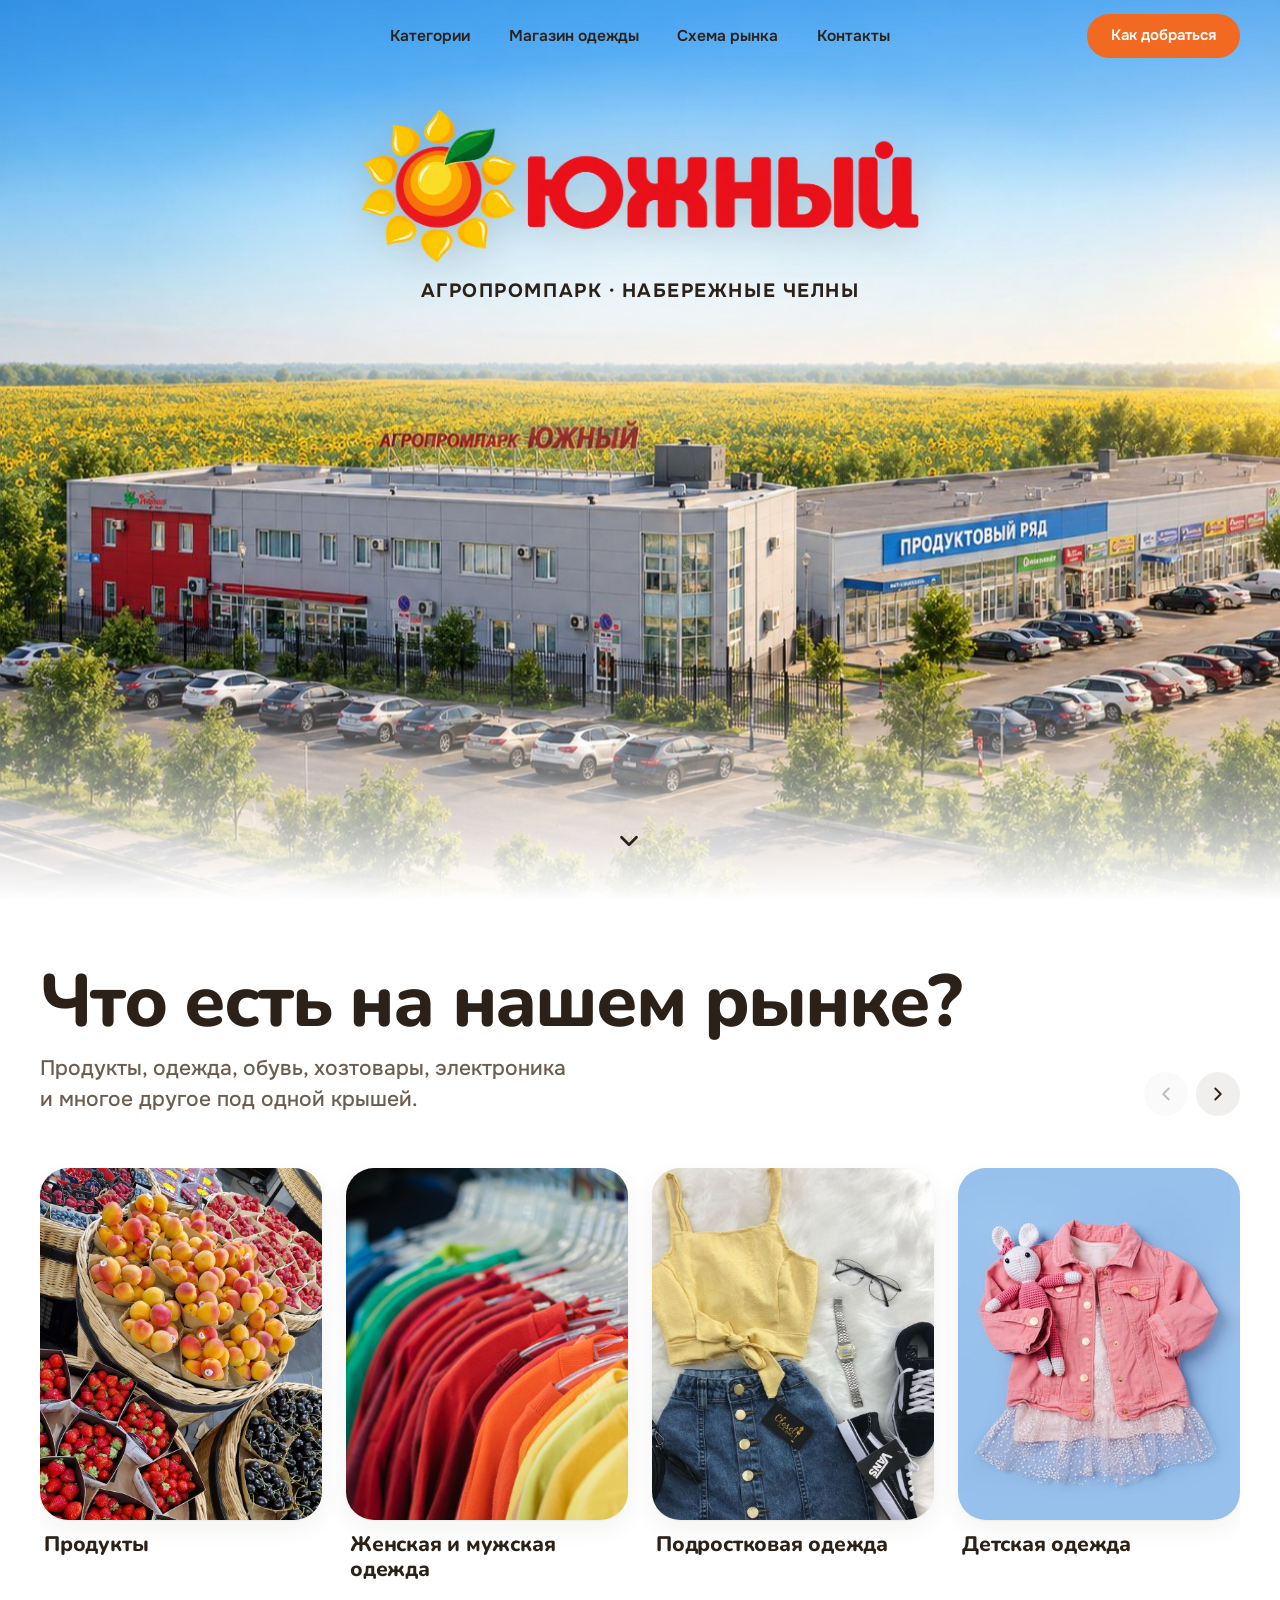
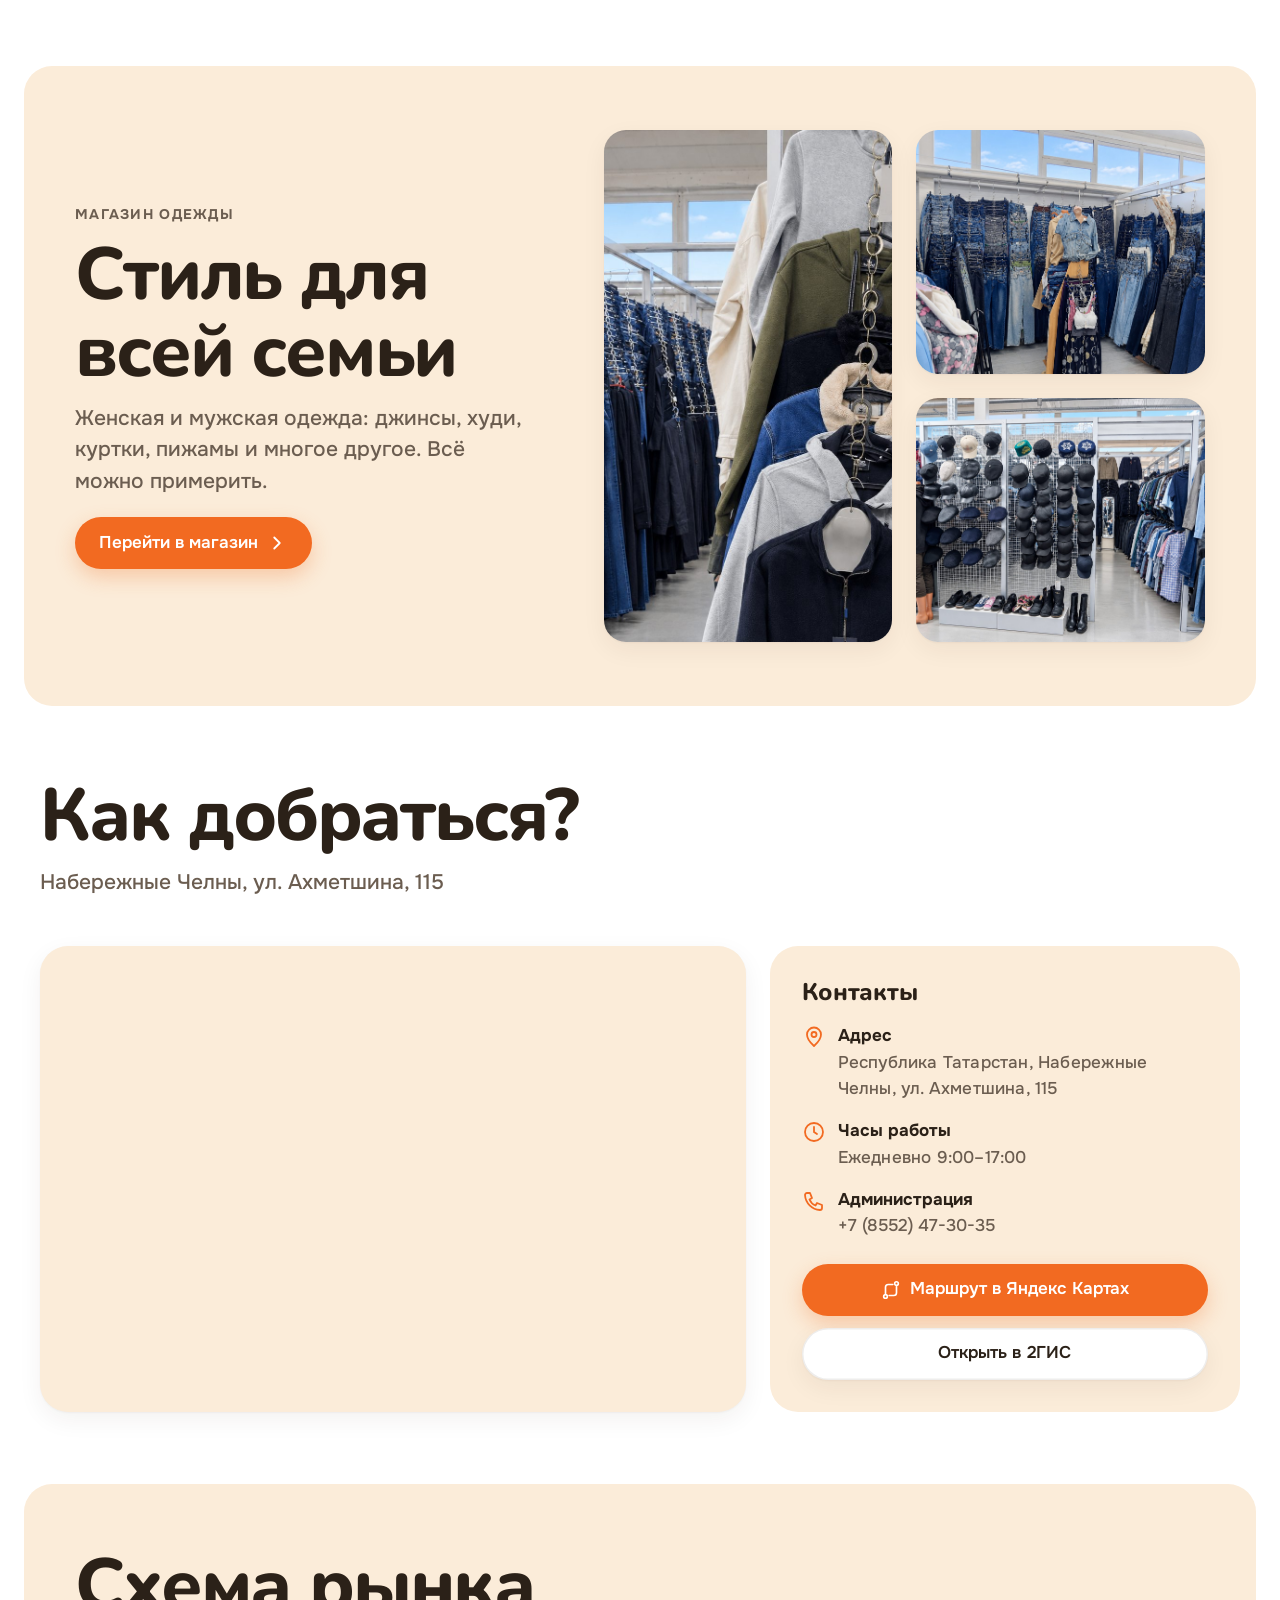
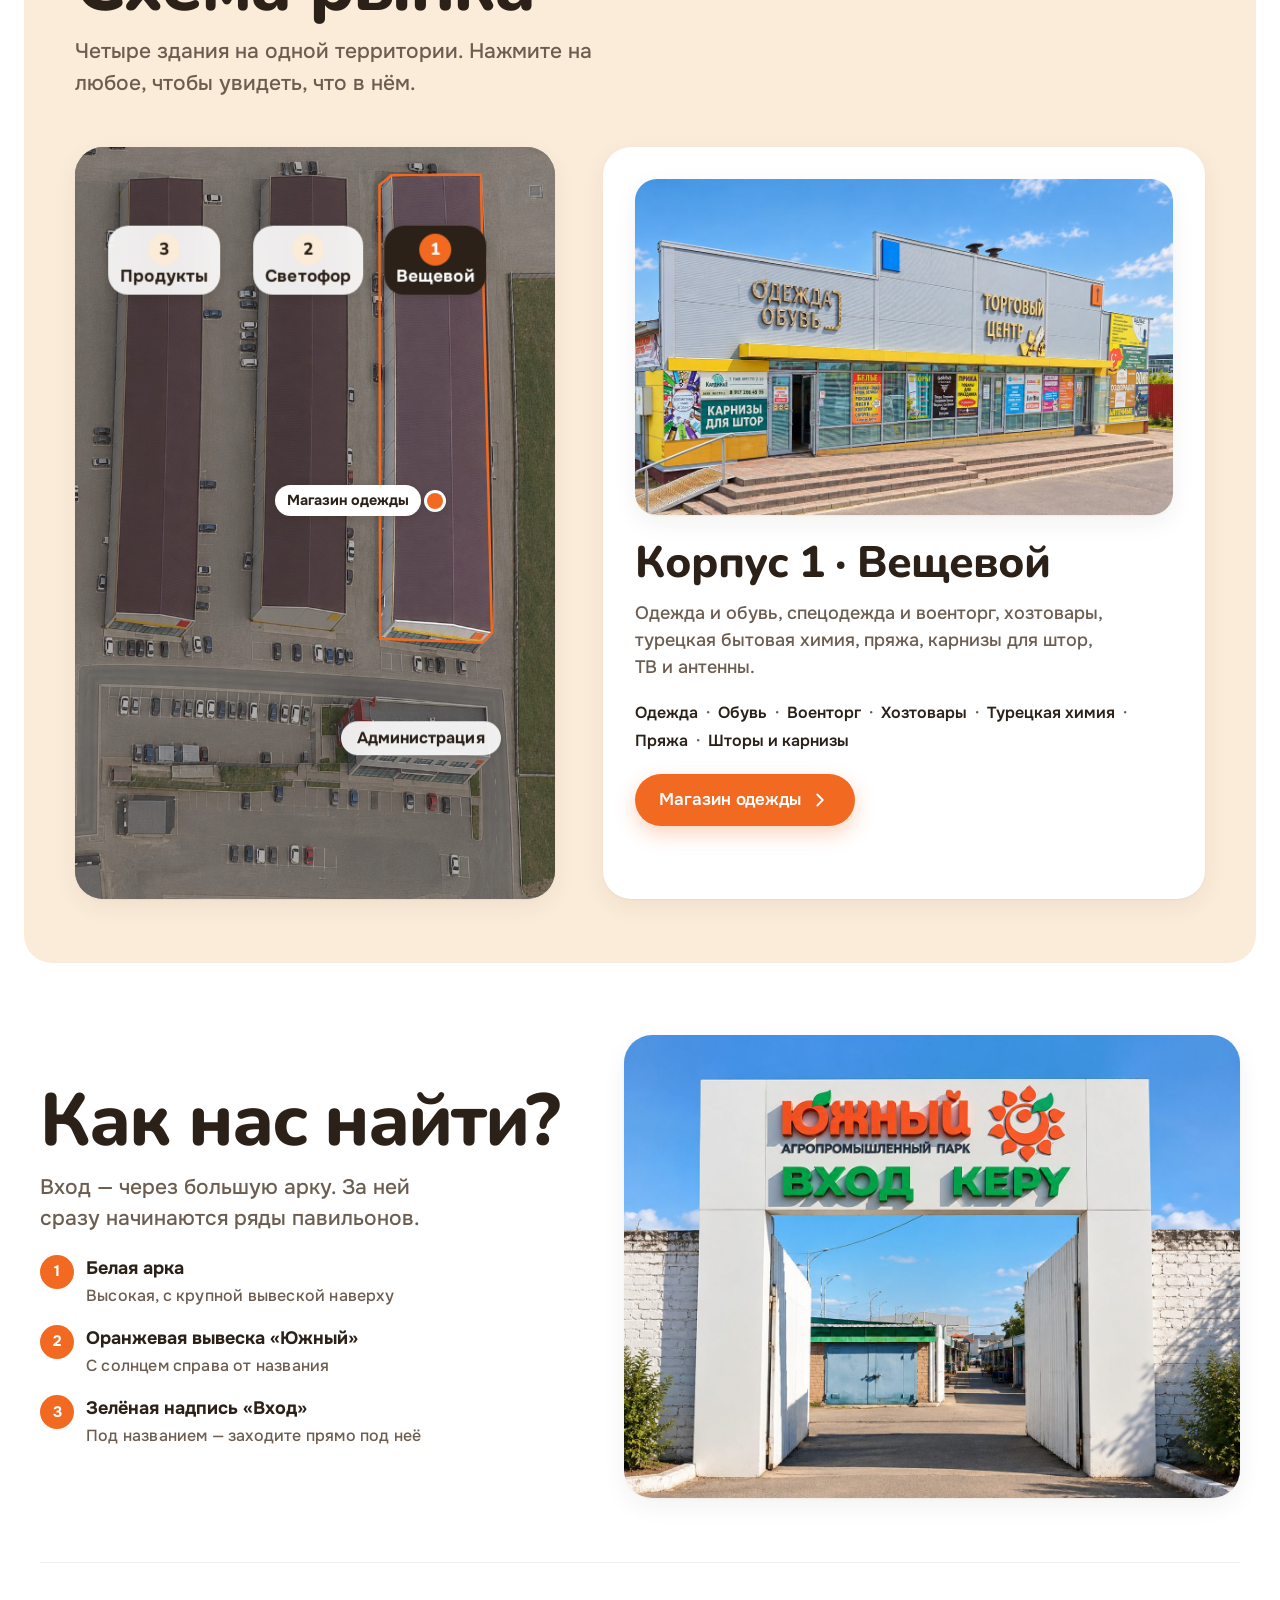
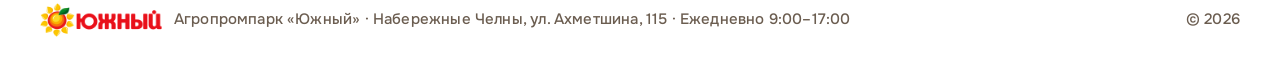
<file: index.html>
<!doctype html>
<html lang="ru">
<head>
  <meta charset="utf-8">
  <meta name="viewport" content="width=device-width, initial-scale=1, viewport-fit=cover">
  <title>Агропромпарк «Южный» — рынок в Набережных Челнах</title>
  <meta name="description" content="Агропромпарк «Южный» в Набережных Челнах: продукты, одежда, обувь, хозтовары, электроника и многое другое в одном месте. ул. Ахметшина, 115. Ежедневно 9:00–17:00.">
  <meta name="theme-color" content="#2c88df">
  <meta property="og:type" content="website">
  <meta property="og:locale" content="ru_RU">
  <meta property="og:title" content="Агропромпарк «Южный» — рынок в Набережных Челнах">
  <meta property="og:description" content="Всё для дома и семьи в одном месте. ул. Ахметшина, 115, ежедневно 9:00–17:00.">
  <meta property="og:image" content="assets/img/hero.jpg">
  <link rel="icon" href="assets/img/favicon.png" type="image/png">
  <link rel="apple-touch-icon" href="assets/img/favicon.png">
  <link rel="preconnect" href="https://fonts.googleapis.com">
  <link rel="preconnect" href="https://fonts.gstatic.com" crossorigin>
  <link rel="stylesheet" href="https://fonts.googleapis.com/css2?family=Nunito:wght@700;800&family=Onest:wght@400;500;600;700&display=swap">
  <link rel="preload" as="image" href="assets/img/hero.jpg">
  <link rel="stylesheet" href="assets/css/style.css?v=10">
  <script type="application/ld+json">
  {
    "@context": "https://schema.org",
    "@type": "ShoppingCenter",
    "name": "Агропромпарк «Южный»",
    "image": "assets/img/hero.jpg",
    "telephone": "+7 (8552) 47-30-35",
    "address": {
      "@type": "PostalAddress",
      "streetAddress": "ул. Ахметшина, 115",
      "addressLocality": "Набережные Челны",
      "addressRegion": "Республика Татарстан",
      "postalCode": "423812",
      "addressCountry": "RU"
    },
    "openingHours": "Mo-Su 09:00-17:00"
  }
  </script>
</head>
<body>

<svg xmlns="http://www.w3.org/2000/svg" style="display:none">
  <symbol id="i-menu" viewBox="0 0 24 24"><path d="M4 7h16M4 12h16M4 17h16" fill="none" stroke="currentColor" stroke-width="2" stroke-linecap="round"/></symbol>
  <symbol id="i-close" viewBox="0 0 24 24"><path d="M6 6l12 12M18 6L6 18" fill="none" stroke="currentColor" stroke-width="2" stroke-linecap="round"/></symbol>
  <symbol id="i-phone" viewBox="0 0 24 24"><path d="M5 4h3l2 5-2.5 1.5a11 11 0 0 0 6 6L15 14l5 2v3a2 2 0 0 1-2 2A16 16 0 0 1 3 6a2 2 0 0 1 2-2" fill="none" stroke="currentColor" stroke-width="1.8" stroke-linejoin="round"/></symbol>
  <symbol id="i-chev-r" viewBox="0 0 24 24"><path d="M9 6l6 6-6 6" fill="none" stroke="currentColor" stroke-width="2" stroke-linecap="round" stroke-linejoin="round"/></symbol>
  <symbol id="i-chev-l" viewBox="0 0 24 24"><path d="M15 6l-6 6 6 6" fill="none" stroke="currentColor" stroke-width="2" stroke-linecap="round" stroke-linejoin="round"/></symbol>
  <symbol id="i-chev-d" viewBox="0 0 24 24"><path d="M6 9l6 6 6-6" fill="none" stroke="currentColor" stroke-width="2.2" stroke-linecap="round" stroke-linejoin="round"/></symbol>
  <symbol id="i-clock" viewBox="0 0 24 24"><g fill="none" stroke="currentColor" stroke-width="1.8" stroke-linecap="round"><circle cx="12" cy="12" r="9"/><path d="M12 7v5l3 2"/></g></symbol>
  <symbol id="i-pin" viewBox="0 0 24 24"><g fill="none" stroke="currentColor" stroke-width="1.8"><path d="M12 21s-7-6.2-7-11.5A7 7 0 0 1 19 9.5C19 14.8 12 21 12 21z" stroke-linejoin="round"/><circle cx="12" cy="9.5" r="2.5"/></g></symbol>
  <symbol id="i-route" viewBox="0 0 24 24"><path d="M6 21a2 2 0 1 0 0-4 2 2 0 0 0 0 4zM18 7a2 2 0 1 0 0-4 2 2 0 0 0 0 4zM6 17V9a3 3 0 0 1 3-3h5M18 7v8a3 3 0 0 1-3 3h-5" fill="none" stroke="currentColor" stroke-width="1.8" stroke-linecap="round"/></symbol>
</svg>

<header class="header" data-hero>
  <div class="container header__inner">
    <button class="icon-btn icon-btn--glass header__burger" type="button" data-menu-open aria-expanded="false" aria-controls="menu" aria-label="Открыть меню">
      <svg><use href="#i-menu"/></svg>
    </button>
    <a class="header__logo" href="index.html" aria-label="Агропромпарк «Южный», на главную">
      <img class="logo" src="assets/img/logo.png" alt="" width="1200" height="335">
    </a>
    <nav class="header__nav" aria-label="Основное меню">
      <a href="#kategorii">Категории</a>
      <a href="magazin.html">Магазин одежды</a>
      <a href="#shema">Схема рынка</a>
      <a href="#kontakty">Контакты</a>
    </nav>
    <div class="header__right">
      <a class="header__cta" href="#kak-dobratsya">Как добраться</a>
      <a class="icon-btn icon-btn--glass header__phone" href="tel:+78552473035" aria-label="Позвонить: +7 (8552) 47-30-35">
        <svg><use href="#i-phone"/></svg><span class="header__phone-text">47-30-35</span>
      </a>
    </div>
  </div>
</header>

<div class="menu" id="menu" role="dialog" aria-modal="true" aria-label="Меню" aria-hidden="true" inert>
  <div class="menu__top">
    <button class="icon-btn menu__close" type="button" data-menu-close aria-label="Закрыть меню"><svg><use href="#i-close"/></svg></button>
  </div>
  <div class="menu__body">
    <div class="menu__logo"><img class="logo" src="assets/img/logo.png" alt="" width="1200" height="335"></div>
    <ul class="menu__list">
      <li><a href="#kategorii">Категории <svg><use href="#i-chev-r"/></svg></a></li>
      <li><a href="magazin.html">Магазин одежды <svg><use href="#i-chev-r"/></svg></a></li>
      <li><a href="#kak-dobratsya">Как добраться <svg><use href="#i-chev-r"/></svg></a></li>
      <li><a href="#shema">Схема рынка <svg><use href="#i-chev-r"/></svg></a></li>
      <li><a href="#kontakty">Контакты <svg><use href="#i-chev-r"/></svg></a></li>
    </ul>
  </div>
  <div class="menu__foot">
    <span>Ежедневно 9:00–17:00 · ул. Ахметшина, 115</span>
    <a class="btn btn--primary" href="tel:+78552473035"><svg><use href="#i-phone"/></svg>+7 (8552) 47-30-35</a>
  </div>
</div>

<main>
  <section class="hero" aria-label="Агропромпарк «Южный»">
    <img class="hero__img" src="assets/img/hero.jpg" alt="Здание агропромпарка «Южный» и продуктовый ряд на фоне поля подсолнухов" width="1254" height="1254" fetchpriority="high">
    <div class="hero__brand">
      <h1 class="visually-hidden">Агропромпарк «Южный» — рынок в Набережных Челнах</h1>
      <img class="logo" src="assets/img/logo.png" alt="" width="1200" height="335">
      <p class="hero__tag">Агропромпарк · Набережные Челны</p>
    </div>
    <a class="hero__scroll" href="#kategorii" aria-label="Листать вниз"><svg><use href="#i-chev-d"/></svg></a>
  </section>

  <section class="section tone-white" id="kategorii">
    <div class="container carousel-head reveal">
      <div>
        <h2 class="display">Что есть на нашем рынке?</h2>
        <p class="lead">Продукты, одежда, обувь, хозтовары, электроника и многое другое под одной крышей.</p>
      </div>
      <div class="carousel-nav" aria-hidden="true">
        <button class="carousel-nav__btn" type="button" data-carousel-prev tabindex="-1" aria-label="Назад"><svg><use href="#i-chev-l"/></svg></button>
        <button class="carousel-nav__btn" type="button" data-carousel-next tabindex="-1" aria-label="Вперёд"><svg><use href="#i-chev-r"/></svg></button>
      </div>
    </div>
    <div class="carousel reveal" data-carousel>
      <ul class="carousel__track" role="list">
        <li class="ccard"><div class="ccard__media"><img src="assets/img/cat/produkty.jpg" alt="Корзины со свежими персиками, клубникой и черникой" loading="lazy" width="800" height="1000"></div><h3 class="ccard__name">Продукты</h3></li>
        <li class="ccard"><div class="ccard__media"><img src="assets/img/cat/odezhda.jpg" alt="Цветные футболки на вешалках" loading="lazy" width="800" height="1000"></div><h3 class="ccard__name">Женская и мужская одежда</h3></li>
        <li class="ccard"><div class="ccard__media"><img src="assets/img/cat/podrostkovaya.jpg" alt="Жёлтый топ с завязкой, джинсовая юбка на пуговицах и кеды" loading="lazy" width="800" height="1000"></div><h3 class="ccard__name">Подростковая одежда</h3></li>
        <li class="ccard"><div class="ccard__media"><img src="assets/img/cat/detskaya.jpg" alt="Детская розовая джинсовая куртка, платье с фатиновой юбкой и вязаный зайчик" loading="lazy" width="800" height="1000"></div><h3 class="ccard__name">Детская одежда</h3></li>
        <li class="ccard"><div class="ccard__media"><img src="assets/img/cat/obuv.jpg" alt="Светлые кеды" loading="lazy" width="800" height="1000"></div><h3 class="ccard__name">Обувь</h3></li>
        <li class="ccard"><div class="ccard__media"><img src="assets/img/cat/tyuli.jpg" alt="Белый тюль с розовыми ламбрекенами" loading="lazy" width="800" height="1000"></div><h3 class="ccard__name">Тюли и шторы</h3></li>
        <li class="ccard"><div class="ccard__media"><img src="assets/img/cat/hoztovary.jpg" alt="Посуда: тарелки, миски и стакан" loading="lazy" width="800" height="1000"></div><h3 class="ccard__name">Хозтовары и бытовая химия</h3></li>
        <li class="ccard"><div class="ccard__media"><img src="assets/img/cat/elektro.jpg" alt="Светодиодная лампа на жёлтом фоне" loading="lazy" width="800" height="1000"></div><h3 class="ccard__name">Электроника</h3></li>
        <li class="ccard"><div class="ccard__media"><img src="assets/img/cat/instrumenty.jpg" alt="Отвёртки и стамески на стене" loading="lazy" width="800" height="1000"></div><h3 class="ccard__name">Инструменты</h3></li>
        <li class="ccard"><div class="ccard__media"><img src="assets/img/cat/voentorg.jpg" alt="Зелёная камуфляжная ткань" loading="lazy" width="800" height="1000"></div><h3 class="ccard__name">Военторг</h3></li>
        <li class="ccard"><div class="ccard__media"><img src="assets/img/cat/turetskoe.jpg" alt="Разноцветные флаконы бытовой химии" loading="lazy" width="800" height="1000"></div><h3 class="ccard__name">Турецкая бытовая химия</h3></li>
        <li class="ccard"><div class="ccard__media"><img src="assets/img/cat/igrushki.jpg" alt="Детские игрушки: плюшевый мишка, пирамидка, ракета и машинка" loading="lazy" width="800" height="1000"></div><h3 class="ccard__name">Игрушки</h3></li>
        <li class="ccard"><div class="ccard__media"><img src="assets/img/cat/kombikorm.jpg" alt="Куры у кормушки с гранулами комбикорма" loading="lazy" width="800" height="1000"></div><h3 class="ccard__name">Комбикорм</h3></li>
      </ul>
    </div>
  </section>

  <section class="section tone-warm">
    <div class="container">
      <a class="store-tile reveal" href="magazin.html">
        <div class="store-tile__text">
          <p class="kicker">Магазин одежды</p>
          <h2 class="display">Стиль для всей семьи</h2>
          <p class="lead">Женская и мужская одежда: джинсы, худи, куртки, пижамы и многое другое. Всё можно примерить.</p>
          <span class="btn btn--primary store-tile__cta store-tile__cta--text">Перейти в магазин <svg><use href="#i-chev-r"/></svg></span>
        </div>
        <div class="store-tile__collage" aria-hidden="true">
          <img class="c1" src="assets/img/store/hoodies-new.jpg" alt="" loading="lazy" width="1400" height="1051">
          <img class="c2" aria-hidden="true" src="assets/img/store/jeans-new.jpg" alt="" loading="lazy" width="1400" height="1051">
          <img class="c3" aria-hidden="true" src="assets/img/store/caps.jpg" alt="" loading="lazy" width="1400" height="1051">
        </div>
        <span class="btn btn--primary store-tile__cta store-tile__cta--photo" aria-hidden="true">Перейти в магазин <svg><use href="#i-chev-r"/></svg></span>
      </a>
    </div>
  </section>

  <section class="section tone-white" id="kak-dobratsya">
    <div class="container">
      <div class="section__head reveal">
        <h2 class="display">Как добраться?</h2>
        <p class="lead">Набережные Челны, ул. Ахметшина, 115</p>
      </div>
      <div class="route reveal">
        <div class="map">
          <iframe src="https://yandex.ru/map-widget/v1/org/agroprompark_yuzhny/1775293851/" title="Агропромпарк «Южный» на Яндекс Картах" loading="lazy" allowfullscreen></iframe>
        </div>
        <div class="panel" id="kontakty">
          <h3 class="subtitle">Контакты</h3>
          <div class="panel__row"><svg><use href="#i-pin"/></svg><div><b>Адрес</b><span>Республика Татарстан, Набережные Челны, ул. Ахметшина, 115</span></div></div>
          <div class="panel__row"><svg><use href="#i-clock"/></svg><div><b>Часы работы</b><span>Ежедневно 9:00–17:00</span></div></div>
          <div class="panel__row"><svg><use href="#i-phone"/></svg><div><b>Администрация</b><a href="tel:+78552473035">+7 (8552) 47-30-35</a></div></div>
          <div class="panel__actions">
            <a class="btn btn--primary" href="https://yandex.ru/maps/org/agroprompark_yuzhny/1775293851/" target="_blank" rel="noopener"><svg><use href="#i-route"/></svg>Маршрут в Яндекс Картах</a>
            <a class="btn btn--ghost" href="https://2gis.ru/nabchelny/firm/4081915443560633" target="_blank" rel="noopener">Открыть в 2ГИС</a>
          </div>
        </div>
      </div>
    </div>
  </section>

  <section class="section tone-warm" id="shema">
    <div class="container">
      <div class="section__head reveal">
        <h2 class="display">Схема рынка</h2>
        <p class="lead">Четыре здания на одной территории. Нажмите на любое, чтобы увидеть, что в нём.</p>
      </div>

      <div class="plan reveal" data-plan>
        <div class="plan__map">
          <div class="plan__canvas">
            <img class="plan__img" src="assets/img/plan.jpg" alt="Вид сверху на территорию рынка: три длинных корпуса и здание администрации" width="730" height="1144" loading="lazy">
            <svg class="plan__svg" viewBox="0 0 730 1144" aria-hidden="true" focusable="false">
              <defs>
                <mask id="plan-mask" maskUnits="userSpaceOnUse" x="0" y="0" width="730" height="1144">
                  <rect width="730" height="1144" fill="#fff"/>
                  <polygon class="plan__cut" points="0,0 0,0 0,0" fill="#000"/>
                </mask>
              </defs>
              <rect class="plan__dim" width="730" height="1144" mask="url(#plan-mask)"/>
              <polygon data-id="c3" points="66,58 84,46 195,49 182,722 162,746 42,738"/>
              <polygon data-id="c2" points="281,52 298,44 413,47 412,711 396,735 266,720"/>
              <polygon data-id="c1" points="463,58 481,43 617,42 634,739 619,754 464,748"/>
              <polygon data-id="adm" points="434,839 458,836 627,850 631,927 603,968 416,958 399,911 424,858"/>
            </svg>
            <span class="plan__pin" aria-hidden="true"><i></i><b>Магазин одежды</b></span>
            <button class="plan__chip" type="button" data-id="c3" style="left:18.6%;top:15%" aria-label="Корпус 3, продукты"><em>3</em><span>Продукты</span></button>
            <button class="plan__chip" type="button" data-id="c2" style="left:48.6%;top:15%" aria-label="Корпус 2, Светофор"><em>2</em><span>Светофор</span></button>
            <button class="plan__chip" type="button" data-id="c1" style="left:75%;top:15%" aria-label="Корпус 1, вещевой"><em>1</em><span>Вещевой</span></button>
            <button class="plan__chip plan__chip--wide" type="button" data-id="adm" style="left:72%;top:78.6%" aria-label="Администрация"><span>Администрация</span></button>
          </div>
        </div>

        <aside class="plan-card" data-plan-card aria-live="polite">
          <span class="plan-card__handle" aria-hidden="true"></span>
          <button class="plan-card__close" type="button" aria-label="Закрыть"><svg><use href="#i-close"/></svg></button>

          <div class="plan-card__empty">
            <h3 class="subtitle">Выберите здание</h3>
            <p class="lead">Нажмите на здание на схеме или выберите из списка.</p>
            <ul class="plan-list">
              <li><button type="button" data-id="c1"><em>1</em><span><b>Вещевой</b> · Торговый центр</span></button></li>
              <li><button type="button" data-id="c2"><em>2</em><span><b>Светофор</b></span></button></li>
              <li><button type="button" data-id="c3"><em>3</em><span><b>Продуктовая галерея</b></span></button></li>
              <li><button type="button" data-id="adm"><em>A</em><span><b>Администрация</b></span></button></li>
            </ul>
          </div>

          <div class="plan-card__body" hidden>
            <div class="plan-card__photo" role="img" aria-label=""></div>
            <div class="plan-card__text">
              <h3 class="title"></h3>
              <p class="lead"></p>
              <ul class="plan-tags"></ul>
              <a class="btn btn--primary plan-card__action" href="magazin.html" hidden>Магазин одежды <svg><use href="#i-chev-r"/></svg></a>
            </div>
          </div>
        </aside>
      </div>
    </div>
  </section>

  <section class="section tone-white" id="vhod">
    <div class="container entrance-sec">
      <div class="entrance-sec__media reveal">
        <img src="assets/img/entrance.jpg" alt="Белая арка у входа в агропромпарк «Южный»: оранжевая вывеска с солнцем и зелёная надпись «Вход»" loading="lazy" width="1400" height="1050">
      </div>
      <div class="entrance-sec__text reveal">
        <h2 class="display">Как нас найти?</h2>
        <p class="lead">Вход — через большую арку. За ней сразу начинаются ряды павильонов.</p>
        <ol class="steps">
          <li><div><b>Белая арка</b><span>Высокая, с крупной вывеской наверху</span></div></li>
          <li><div><b>Оранжевая вывеска «Южный»</b><span>С солнцем справа от названия</span></div></li>
          <li><div><b>Зелёная надпись «Вход»</b><span>Под названием — заходите прямо под неё</span></div></li>
        </ol>
      </div>
    </div>
  </section>
</main>

<footer class="footer tone-bg">
  <div class="container footer__inner">
    <img class="logo" src="assets/img/logo.png" alt="" width="1200" height="335">
    <p>Агропромпарк «Южный» · Набережные Челны, ул. Ахметшина, 115 · Ежедневно 9:00–17:00</p>
    <p>© 2026</p>
  </div>
</footer>

<script src="assets/js/app.js?v=10" defer></script>
</body>
</html>
</file>
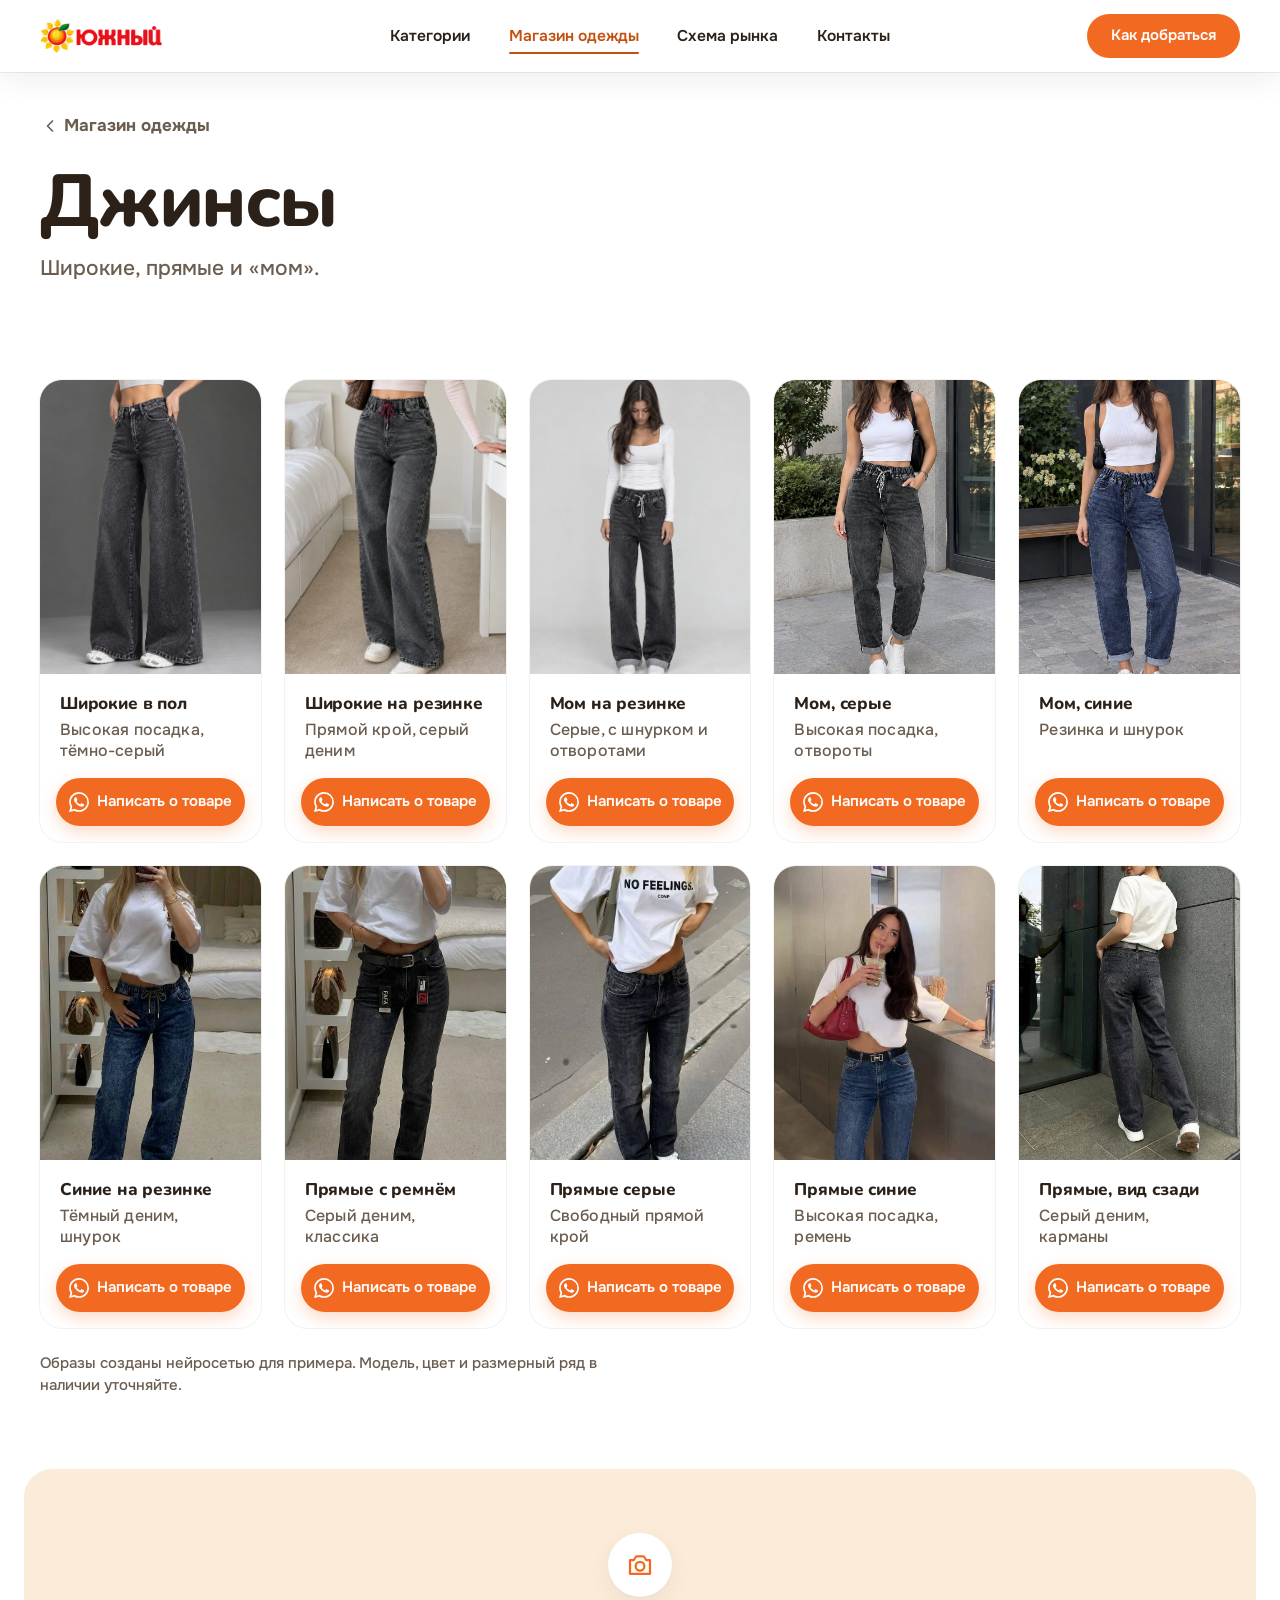
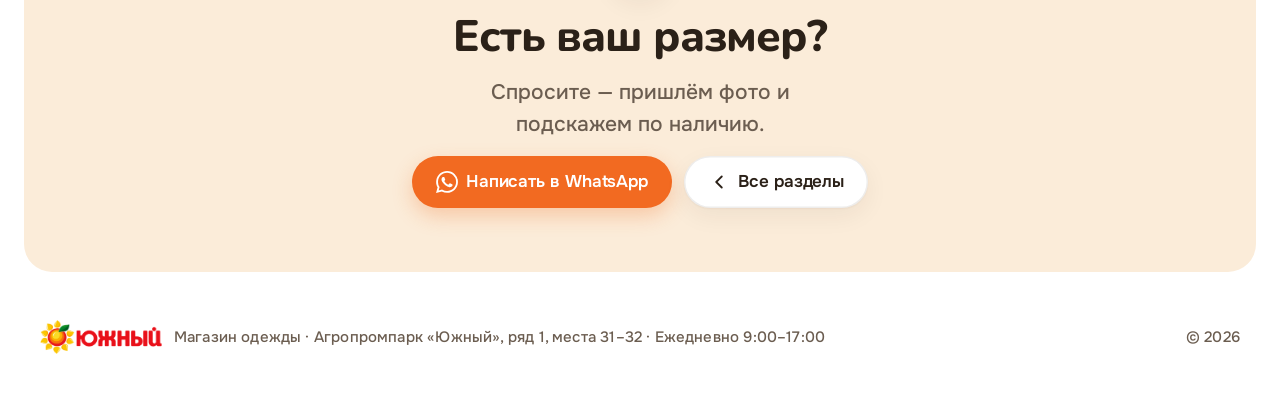
<file: dzhinsy.html>
<!doctype html>
<html lang="ru">
<head>
  <meta charset="utf-8">
  <meta name="viewport" content="width=device-width, initial-scale=1, viewport-fit=cover">
  <title>Джинсы — магазин одежды на рынке «Южный»</title>
  <meta name="description" content="Широкие, прямые и мом: на резинке и классика. Примерка на месте. Агропромпарк «Южный», Набережные Челны.">
  <meta name="theme-color" content="#fffbf3">
  <meta property="og:type" content="website">
  <meta property="og:locale" content="ru_RU">
  <meta property="og:title" content="Джинсы — магазин одежды на рынке «Южный»">
  <meta property="og:description" content="Широкие, прямые и мом: на резинке и классика. Примерка на месте. Агропромпарк «Южный», Набережные Челны.">
  <meta property="og:image" content="assets/img/store/corner.jpg">
  <link rel="icon" href="assets/img/favicon.png" type="image/png">
  <link rel="apple-touch-icon" href="assets/img/favicon.png">
  <link rel="preconnect" href="https://fonts.googleapis.com">
  <link rel="preconnect" href="https://fonts.gstatic.com" crossorigin>
  <link rel="stylesheet" href="https://fonts.googleapis.com/css2?family=Nunito:wght@700;800&family=Onest:wght@400;500;600;700&display=swap">
  <link rel="stylesheet" href="assets/css/style.css?v=10">
  </head>
<body class="has-dock">

<svg xmlns="http://www.w3.org/2000/svg" style="display:none">
  <symbol id="i-menu" viewBox="0 0 24 24"><path d="M4 7h16M4 12h16M4 17h16" fill="none" stroke="currentColor" stroke-width="2" stroke-linecap="round"/></symbol>
  <symbol id="i-close" viewBox="0 0 24 24"><path d="M6 6l12 12M18 6L6 18" fill="none" stroke="currentColor" stroke-width="2" stroke-linecap="round"/></symbol>
  <symbol id="i-phone" viewBox="0 0 24 24"><path d="M5 4h3l2 5-2.5 1.5a11 11 0 0 0 6 6L15 14l5 2v3a2 2 0 0 1-2 2A16 16 0 0 1 3 6a2 2 0 0 1 2-2" fill="none" stroke="currentColor" stroke-width="1.8" stroke-linejoin="round"/></symbol>
  <symbol id="i-chev-r" viewBox="0 0 24 24"><path d="M9 6l6 6-6 6" fill="none" stroke="currentColor" stroke-width="2" stroke-linecap="round" stroke-linejoin="round"/></symbol>
</svg>
<svg xmlns="http://www.w3.org/2000/svg" style="display:none">
  <symbol id="i-whatsapp" viewBox="0 0 24 24"><path fill="currentColor" d="M17.47 14.38c-.3-.15-1.76-.87-2.03-.97-.27-.1-.47-.15-.67.15-.2.3-.77.97-.94 1.16-.17.2-.35.22-.64.08-.3-.15-1.26-.46-2.39-1.48-.88-.79-1.48-1.76-1.65-2.06-.17-.3-.02-.46.13-.6.13-.14.3-.35.45-.52.15-.18.2-.3.3-.5.1-.2.05-.37-.03-.52-.07-.15-.67-1.61-.91-2.2-.24-.58-.49-.5-.67-.51h-.57c-.2 0-.52.07-.8.37-.27.3-1.04 1.02-1.04 2.48s1.07 2.88 1.21 3.07c.15.2 2.1 3.2 5.08 4.49.71.3 1.26.49 1.7.62.71.23 1.36.2 1.87.12.57-.09 1.76-.72 2-1.41.25-.7.25-1.29.18-1.41-.08-.13-.28-.2-.57-.35m-5.42 7.4h-.01a9.87 9.87 0 0 1-5.03-1.37l-.36-.22-3.74.98 1-3.65-.24-.37a9.86 9.86 0 0 1-1.51-5.26c0-5.45 4.44-9.88 9.89-9.88 2.64 0 5.12 1.03 6.99 2.9a9.83 9.83 0 0 1 2.89 6.99c0 5.45-4.44 9.88-9.88 9.88m8.41-18.3A11.82 11.82 0 0 0 12.05 0C5.5 0 .16 5.34.16 11.89c0 2.1.55 4.14 1.59 5.95L.06 24l6.3-1.65a11.88 11.88 0 0 0 5.68 1.45h.01c6.55 0 11.89-5.34 11.89-11.89a11.82 11.82 0 0 0-3.48-8.41z"/></symbol>
  <symbol id="i-camera" viewBox="0 0 24 24"><g fill="none" stroke="currentColor" stroke-width="1.8" stroke-linejoin="round"><path d="M4 8h3l2-3h6l2 3h3v11H4z"/><circle cx="12" cy="13" r="3.5"/></g></symbol>
  <symbol id="i-chev-l" viewBox="0 0 24 24"><path d="M15 6l-6 6 6 6" fill="none" stroke="currentColor" stroke-width="2" stroke-linecap="round" stroke-linejoin="round"/></symbol>
</svg>

<header class="header">
  <div class="container header__inner">
    <button class="icon-btn icon-btn--glass header__burger" type="button" data-menu-open aria-expanded="false" aria-controls="menu" aria-label="Открыть меню">
      <svg><use href="#i-menu"/></svg>
    </button>
    <a class="header__logo" href="index.html" aria-label="Агропромпарк «Южный», на главную">
      <img class="logo" src="assets/img/logo.png" alt="" width="1200" height="335">
    </a>
    <nav class="header__nav" aria-label="Основное меню">
      <a href="index.html#kategorii">Категории</a>
      <a href="magazin.html" aria-current="page">Магазин одежды</a>
      <a href="index.html#shema">Схема рынка</a>
      <a href="index.html#kontakty">Контакты</a>
    </nav>
    <div class="header__right">
      <a class="header__cta" href="index.html#kak-dobratsya">Как добраться</a>
      <!-- TODO: заменить на телефон магазина -->
      <a class="icon-btn icon-btn--glass header__phone" href="tel:+78552473035" aria-label="Позвонить">
        <svg><use href="#i-phone"/></svg><span class="header__phone-text">Позвонить</span>
      </a>
    </div>
  </div>
</header>

<div class="menu" id="menu" role="dialog" aria-modal="true" aria-label="Меню" aria-hidden="true" inert>
  <div class="menu__top">
    <button class="icon-btn menu__close" type="button" data-menu-close aria-label="Закрыть меню"><svg><use href="#i-close"/></svg></button>
  </div>
  <div class="menu__body">
    <div class="menu__logo"><img class="logo" src="assets/img/logo.png" alt="" width="1200" height="335"></div>
    <ul class="menu__list">
      <li><a href="index.html">Главная <svg><use href="#i-chev-r"/></svg></a></li>
      <li><a href="index.html#kategorii">Категории <svg><use href="#i-chev-r"/></svg></a></li>
      <li><a href="magazin.html">Магазин одежды <svg><use href="#i-chev-r"/></svg></a></li>
      <li><a href="index.html#kak-dobratsya">Как добраться <svg><use href="#i-chev-r"/></svg></a></li>
      <li><a href="index.html#shema">Схема рынка <svg><use href="#i-chev-r"/></svg></a></li>
      <li><a href="index.html#kontakty">Контакты <svg><use href="#i-chev-r"/></svg></a></li>
    </ul>
  </div>
  <div class="menu__foot">
    <span>Ежедневно 9:00–17:00 · ул. Ахметшина, 115</span>
    <a class="btn btn--primary" href="tel:+78552473035"><svg><use href="#i-phone"/></svg>+7 (8552) 47-30-35</a>
  </div>
</div>

<main class="page-top">
  <section class="container store-hero">
    <a class="backlink" href="magazin.html"><svg aria-hidden="true"><use href="#i-chev-l"/></svg>Магазин одежды</a>
    <div class="reveal">
      <h1 class="display">Джинсы</h1>
      <p class="lead">Широкие, прямые и «мом».</p>
    </div>
  </section>

  <section class="section tone-white" id="jeans">
    <div class="container">
      <div class="pcards" style="--cols:5">
        <article class="pcard reveal">
          <button class="pcard__photo" type="button" data-lightbox="assets/img/store/jeans-wide-legs.jpg" data-caption="Широкие в пол" aria-label="Открыть фото: Широкие в пол"><img src="assets/img/store/jeans-wide-legs.jpg" alt="Тёмно-серые широкие джинсы с высокой посадкой, студийный кадр" loading="lazy" width="1050" height="1400" style="object-position:50% 35%"></button>
          <div class="pcard__body">
            <div class="pcard__text"><h3 class="pcard__name">Широкие в пол</h3><p class="pcard__desc">Высокая посадка, тёмно-серый</p></div>
            <a class="pcard__btn" href="https://wa.me/70000000000?text=%D0%97%D0%B4%D1%80%D0%B0%D0%B2%D1%81%D1%82%D0%B2%D1%83%D0%B9%D1%82%D0%B5!%20%D0%98%D0%BD%D1%82%D0%B5%D1%80%D0%B5%D1%81%D1%83%D0%B5%D1%82%20%C2%AB%D0%A8%D0%B8%D1%80%D0%BE%D0%BA%D0%B8%D0%B5%20%D0%B2%20%D0%BF%D0%BE%D0%BB%C2%BB%20(%D1%80%D0%B0%D0%B7%D0%B4%D0%B5%D0%BB%20%C2%AB%D0%94%D0%B6%D0%B8%D0%BD%D1%81%D1%8B%C2%BB)%20%D0%B2%20%D0%BC%D0%B0%D0%B3%D0%B0%D0%B7%D0%B8%D0%BD%D0%B5%20%D0%BE%D0%B4%D0%B5%D0%B6%D0%B4%D1%8B%20%D0%BD%D0%B0%20%D1%80%D1%8B%D0%BD%D0%BA%D0%B5%20%C2%AB%D0%AE%D0%B6%D0%BD%D1%8B%D0%B9%C2%BB.%20%D0%95%D1%81%D1%82%D1%8C%20%D0%BC%D0%BE%D0%B9%20%D1%80%D0%B0%D0%B7%D0%BC%D0%B5%D1%80%3F" target="_blank" rel="noopener"><svg aria-hidden="true"><use href="#i-whatsapp"/></svg><span class="long">Написать о товаре</span><span class="short">Написать</span></a>
          </div>
        </article>
        <article class="pcard reveal">
          <button class="pcard__photo" type="button" data-lightbox="assets/img/store/jeans-wide-bedroom.jpg" data-caption="Широкие на резинке" aria-label="Открыть фото: Широкие на резинке"><img src="assets/img/store/jeans-wide-bedroom.jpg" alt="Серые широкие джинсы с резинкой и бордовым шнурком, светлая спальня" loading="lazy" width="933" height="1400" style="object-position:50% 50%"></button>
          <div class="pcard__body">
            <div class="pcard__text"><h3 class="pcard__name">Широкие на резинке</h3><p class="pcard__desc">Прямой крой, серый деним</p></div>
            <a class="pcard__btn" href="https://wa.me/70000000000?text=%D0%97%D0%B4%D1%80%D0%B0%D0%B2%D1%81%D1%82%D0%B2%D1%83%D0%B9%D1%82%D0%B5!%20%D0%98%D0%BD%D1%82%D0%B5%D1%80%D0%B5%D1%81%D1%83%D0%B5%D1%82%20%C2%AB%D0%A8%D0%B8%D1%80%D0%BE%D0%BA%D0%B8%D0%B5%20%D0%BD%D0%B0%20%D1%80%D0%B5%D0%B7%D0%B8%D0%BD%D0%BA%D0%B5%C2%BB%20(%D1%80%D0%B0%D0%B7%D0%B4%D0%B5%D0%BB%20%C2%AB%D0%94%D0%B6%D0%B8%D0%BD%D1%81%D1%8B%C2%BB)%20%D0%B2%20%D0%BC%D0%B0%D0%B3%D0%B0%D0%B7%D0%B8%D0%BD%D0%B5%20%D0%BE%D0%B4%D0%B5%D0%B6%D0%B4%D1%8B%20%D0%BD%D0%B0%20%D1%80%D1%8B%D0%BD%D0%BA%D0%B5%20%C2%AB%D0%AE%D0%B6%D0%BD%D1%8B%D0%B9%C2%BB.%20%D0%95%D1%81%D1%82%D1%8C%20%D0%BC%D0%BE%D0%B9%20%D1%80%D0%B0%D0%B7%D0%BC%D0%B5%D1%80%3F" target="_blank" rel="noopener"><svg aria-hidden="true"><use href="#i-whatsapp"/></svg><span class="long">Написать о товаре</span><span class="short">Написать</span></a>
          </div>
        </article>
        <article class="pcard reveal">
          <button class="pcard__photo" type="button" data-lightbox="assets/img/store/jeans-mom-studio.jpg" data-caption="Мом на резинке" aria-label="Открыть фото: Мом на резинке"><img src="assets/img/store/jeans-mom-studio.jpg" alt="Серые джинсы мом на резинке с шнурком и отворотами, белый топ и белые кеды" loading="lazy" width="933" height="1400" style="object-position:50% 45%"></button>
          <div class="pcard__body">
            <div class="pcard__text"><h3 class="pcard__name">Мом на резинке</h3><p class="pcard__desc">Серые, с шнурком и отворотами</p></div>
            <a class="pcard__btn" href="https://wa.me/70000000000?text=%D0%97%D0%B4%D1%80%D0%B0%D0%B2%D1%81%D1%82%D0%B2%D1%83%D0%B9%D1%82%D0%B5!%20%D0%98%D0%BD%D1%82%D0%B5%D1%80%D0%B5%D1%81%D1%83%D0%B5%D1%82%20%C2%AB%D0%9C%D0%BE%D0%BC%20%D0%BD%D0%B0%20%D1%80%D0%B5%D0%B7%D0%B8%D0%BD%D0%BA%D0%B5%C2%BB%20(%D1%80%D0%B0%D0%B7%D0%B4%D0%B5%D0%BB%20%C2%AB%D0%94%D0%B6%D0%B8%D0%BD%D1%81%D1%8B%C2%BB)%20%D0%B2%20%D0%BC%D0%B0%D0%B3%D0%B0%D0%B7%D0%B8%D0%BD%D0%B5%20%D0%BE%D0%B4%D0%B5%D0%B6%D0%B4%D1%8B%20%D0%BD%D0%B0%20%D1%80%D1%8B%D0%BD%D0%BA%D0%B5%20%C2%AB%D0%AE%D0%B6%D0%BD%D1%8B%D0%B9%C2%BB.%20%D0%95%D1%81%D1%82%D1%8C%20%D0%BC%D0%BE%D0%B9%20%D1%80%D0%B0%D0%B7%D0%BC%D0%B5%D1%80%3F" target="_blank" rel="noopener"><svg aria-hidden="true"><use href="#i-whatsapp"/></svg><span class="long">Написать о товаре</span><span class="short">Написать</span></a>
          </div>
        </article>
        <article class="pcard reveal">
          <button class="pcard__photo" type="button" data-lightbox="assets/img/store/jeans-street-gray.jpg" data-caption="Мом, серые" aria-label="Открыть фото: Мом, серые"><img src="assets/img/store/jeans-street-gray.jpg" alt="Серые джинсы мом на резинке с шнурком и отворотами, белый топ и сумка, городская улица" loading="lazy" width="787" height="1400" style="object-position:50% 55%"></button>
          <div class="pcard__body">
            <div class="pcard__text"><h3 class="pcard__name">Мом, серые</h3><p class="pcard__desc">Высокая посадка, отвороты</p></div>
            <a class="pcard__btn" href="https://wa.me/70000000000?text=%D0%97%D0%B4%D1%80%D0%B0%D0%B2%D1%81%D1%82%D0%B2%D1%83%D0%B9%D1%82%D0%B5!%20%D0%98%D0%BD%D1%82%D0%B5%D1%80%D0%B5%D1%81%D1%83%D0%B5%D1%82%20%C2%AB%D0%9C%D0%BE%D0%BC%2C%20%D1%81%D0%B5%D1%80%D1%8B%D0%B5%C2%BB%20(%D1%80%D0%B0%D0%B7%D0%B4%D0%B5%D0%BB%20%C2%AB%D0%94%D0%B6%D0%B8%D0%BD%D1%81%D1%8B%C2%BB)%20%D0%B2%20%D0%BC%D0%B0%D0%B3%D0%B0%D0%B7%D0%B8%D0%BD%D0%B5%20%D0%BE%D0%B4%D0%B5%D0%B6%D0%B4%D1%8B%20%D0%BD%D0%B0%20%D1%80%D1%8B%D0%BD%D0%BA%D0%B5%20%C2%AB%D0%AE%D0%B6%D0%BD%D1%8B%D0%B9%C2%BB.%20%D0%95%D1%81%D1%82%D1%8C%20%D0%BC%D0%BE%D0%B9%20%D1%80%D0%B0%D0%B7%D0%BC%D0%B5%D1%80%3F" target="_blank" rel="noopener"><svg aria-hidden="true"><use href="#i-whatsapp"/></svg><span class="long">Написать о товаре</span><span class="short">Написать</span></a>
          </div>
        </article>
        <article class="pcard reveal">
          <button class="pcard__photo" type="button" data-lightbox="assets/img/store/jeans-street-blue.jpg" data-caption="Мом, синие" aria-label="Открыть фото: Мом, синие"><img src="assets/img/store/jeans-street-blue.jpg" alt="Синие джинсы мом на резинке с шнурком и отворотами, белый топ" loading="lazy" width="787" height="1400" style="object-position:50% 55%"></button>
          <div class="pcard__body">
            <div class="pcard__text"><h3 class="pcard__name">Мом, синие</h3><p class="pcard__desc">Резинка и шнурок</p></div>
            <a class="pcard__btn" href="https://wa.me/70000000000?text=%D0%97%D0%B4%D1%80%D0%B0%D0%B2%D1%81%D1%82%D0%B2%D1%83%D0%B9%D1%82%D0%B5!%20%D0%98%D0%BD%D1%82%D0%B5%D1%80%D0%B5%D1%81%D1%83%D0%B5%D1%82%20%C2%AB%D0%9C%D0%BE%D0%BC%2C%20%D1%81%D0%B8%D0%BD%D0%B8%D0%B5%C2%BB%20(%D1%80%D0%B0%D0%B7%D0%B4%D0%B5%D0%BB%20%C2%AB%D0%94%D0%B6%D0%B8%D0%BD%D1%81%D1%8B%C2%BB)%20%D0%B2%20%D0%BC%D0%B0%D0%B3%D0%B0%D0%B7%D0%B8%D0%BD%D0%B5%20%D0%BE%D0%B4%D0%B5%D0%B6%D0%B4%D1%8B%20%D0%BD%D0%B0%20%D1%80%D1%8B%D0%BD%D0%BA%D0%B5%20%C2%AB%D0%AE%D0%B6%D0%BD%D1%8B%D0%B9%C2%BB.%20%D0%95%D1%81%D1%82%D1%8C%20%D0%BC%D0%BE%D0%B9%20%D1%80%D0%B0%D0%B7%D0%BC%D0%B5%D1%80%3F" target="_blank" rel="noopener"><svg aria-hidden="true"><use href="#i-whatsapp"/></svg><span class="long">Написать о товаре</span><span class="short">Написать</span></a>
          </div>
        </article>
        <article class="pcard reveal">
          <button class="pcard__photo" type="button" data-lightbox="assets/img/store/jeans-elastic-blue.jpg" data-caption="Синие на резинке" aria-label="Открыть фото: Синие на резинке"><img src="assets/img/store/jeans-elastic-blue.jpg" alt="Синие джинсы на резинке с оливковым шнурком, белая футболка, зеркальное селфи" loading="lazy" width="768" height="1376" style="object-position:50% 60%"></button>
          <div class="pcard__body">
            <div class="pcard__text"><h3 class="pcard__name">Синие на резинке</h3><p class="pcard__desc">Тёмный деним, шнурок</p></div>
            <a class="pcard__btn" href="https://wa.me/70000000000?text=%D0%97%D0%B4%D1%80%D0%B0%D0%B2%D1%81%D1%82%D0%B2%D1%83%D0%B9%D1%82%D0%B5!%20%D0%98%D0%BD%D1%82%D0%B5%D1%80%D0%B5%D1%81%D1%83%D0%B5%D1%82%20%C2%AB%D0%A1%D0%B8%D0%BD%D0%B8%D0%B5%20%D0%BD%D0%B0%20%D1%80%D0%B5%D0%B7%D0%B8%D0%BD%D0%BA%D0%B5%C2%BB%20(%D1%80%D0%B0%D0%B7%D0%B4%D0%B5%D0%BB%20%C2%AB%D0%94%D0%B6%D0%B8%D0%BD%D1%81%D1%8B%C2%BB)%20%D0%B2%20%D0%BC%D0%B0%D0%B3%D0%B0%D0%B7%D0%B8%D0%BD%D0%B5%20%D0%BE%D0%B4%D0%B5%D0%B6%D0%B4%D1%8B%20%D0%BD%D0%B0%20%D1%80%D1%8B%D0%BD%D0%BA%D0%B5%20%C2%AB%D0%AE%D0%B6%D0%BD%D1%8B%D0%B9%C2%BB.%20%D0%95%D1%81%D1%82%D1%8C%20%D0%BC%D0%BE%D0%B9%20%D1%80%D0%B0%D0%B7%D0%BC%D0%B5%D1%80%3F" target="_blank" rel="noopener"><svg aria-hidden="true"><use href="#i-whatsapp"/></svg><span class="long">Написать о товаре</span><span class="short">Написать</span></a>
          </div>
        </article>
        <article class="pcard reveal">
          <button class="pcard__photo" type="button" data-lightbox="assets/img/store/jeans-straight-belt.jpg" data-caption="Прямые с ремнём" aria-label="Открыть фото: Прямые с ремнём"><img src="assets/img/store/jeans-straight-belt.jpg" alt="Тёмно-серые прямые джинсы с чёрным ремнём, белая футболка, зеркальное селфи" loading="lazy" width="615" height="1400" style="object-position:50% 65%"></button>
          <div class="pcard__body">
            <div class="pcard__text"><h3 class="pcard__name">Прямые с ремнём</h3><p class="pcard__desc">Серый деним, классика</p></div>
            <a class="pcard__btn" href="https://wa.me/70000000000?text=%D0%97%D0%B4%D1%80%D0%B0%D0%B2%D1%81%D1%82%D0%B2%D1%83%D0%B9%D1%82%D0%B5!%20%D0%98%D0%BD%D1%82%D0%B5%D1%80%D0%B5%D1%81%D1%83%D0%B5%D1%82%20%C2%AB%D0%9F%D1%80%D1%8F%D0%BC%D1%8B%D0%B5%20%D1%81%20%D1%80%D0%B5%D0%BC%D0%BD%D1%91%D0%BC%C2%BB%20(%D1%80%D0%B0%D0%B7%D0%B4%D0%B5%D0%BB%20%C2%AB%D0%94%D0%B6%D0%B8%D0%BD%D1%81%D1%8B%C2%BB)%20%D0%B2%20%D0%BC%D0%B0%D0%B3%D0%B0%D0%B7%D0%B8%D0%BD%D0%B5%20%D0%BE%D0%B4%D0%B5%D0%B6%D0%B4%D1%8B%20%D0%BD%D0%B0%20%D1%80%D1%8B%D0%BD%D0%BA%D0%B5%20%C2%AB%D0%AE%D0%B6%D0%BD%D1%8B%D0%B9%C2%BB.%20%D0%95%D1%81%D1%82%D1%8C%20%D0%BC%D0%BE%D0%B9%20%D1%80%D0%B0%D0%B7%D0%BC%D0%B5%D1%80%3F" target="_blank" rel="noopener"><svg aria-hidden="true"><use href="#i-whatsapp"/></svg><span class="long">Написать о товаре</span><span class="short">Написать</span></a>
          </div>
        </article>
        <article class="pcard reveal">
          <button class="pcard__photo" type="button" data-lightbox="assets/img/store/jeans-straight-street.jpg" data-caption="Прямые серые" aria-label="Открыть фото: Прямые серые"><img src="assets/img/store/jeans-straight-street.jpg" alt="Серые прямые джинсы, белая футболка, белые кеды, улица" loading="lazy" width="615" height="1400" style="object-position:50% 70%"></button>
          <div class="pcard__body">
            <div class="pcard__text"><h3 class="pcard__name">Прямые серые</h3><p class="pcard__desc">Свободный прямой крой</p></div>
            <a class="pcard__btn" href="https://wa.me/70000000000?text=%D0%97%D0%B4%D1%80%D0%B0%D0%B2%D1%81%D1%82%D0%B2%D1%83%D0%B9%D1%82%D0%B5!%20%D0%98%D0%BD%D1%82%D0%B5%D1%80%D0%B5%D1%81%D1%83%D0%B5%D1%82%20%C2%AB%D0%9F%D1%80%D1%8F%D0%BC%D1%8B%D0%B5%20%D1%81%D0%B5%D1%80%D1%8B%D0%B5%C2%BB%20(%D1%80%D0%B0%D0%B7%D0%B4%D0%B5%D0%BB%20%C2%AB%D0%94%D0%B6%D0%B8%D0%BD%D1%81%D1%8B%C2%BB)%20%D0%B2%20%D0%BC%D0%B0%D0%B3%D0%B0%D0%B7%D0%B8%D0%BD%D0%B5%20%D0%BE%D0%B4%D0%B5%D0%B6%D0%B4%D1%8B%20%D0%BD%D0%B0%20%D1%80%D1%8B%D0%BD%D0%BA%D0%B5%20%C2%AB%D0%AE%D0%B6%D0%BD%D1%8B%D0%B9%C2%BB.%20%D0%95%D1%81%D1%82%D1%8C%20%D0%BC%D0%BE%D0%B9%20%D1%80%D0%B0%D0%B7%D0%BC%D0%B5%D1%80%3F" target="_blank" rel="noopener"><svg aria-hidden="true"><use href="#i-whatsapp"/></svg><span class="long">Написать о товаре</span><span class="short">Написать</span></a>
          </div>
        </article>
        <article class="pcard reveal">
          <button class="pcard__photo" type="button" data-lightbox="assets/img/store/jeans-straight-blue.jpg" data-caption="Прямые синие" aria-label="Открыть фото: Прямые синие"><img src="assets/img/store/jeans-straight-blue.jpg" alt="Синие прямые джинсы с высокой посадкой и чёрным ремнём, белый топ" loading="lazy" width="768" height="1374" style="object-position:50% 65%"></button>
          <div class="pcard__body">
            <div class="pcard__text"><h3 class="pcard__name">Прямые синие</h3><p class="pcard__desc">Высокая посадка, ремень</p></div>
            <a class="pcard__btn" href="https://wa.me/70000000000?text=%D0%97%D0%B4%D1%80%D0%B0%D0%B2%D1%81%D1%82%D0%B2%D1%83%D0%B9%D1%82%D0%B5!%20%D0%98%D0%BD%D1%82%D0%B5%D1%80%D0%B5%D1%81%D1%83%D0%B5%D1%82%20%C2%AB%D0%9F%D1%80%D1%8F%D0%BC%D1%8B%D0%B5%20%D1%81%D0%B8%D0%BD%D0%B8%D0%B5%C2%BB%20(%D1%80%D0%B0%D0%B7%D0%B4%D0%B5%D0%BB%20%C2%AB%D0%94%D0%B6%D0%B8%D0%BD%D1%81%D1%8B%C2%BB)%20%D0%B2%20%D0%BC%D0%B0%D0%B3%D0%B0%D0%B7%D0%B8%D0%BD%D0%B5%20%D0%BE%D0%B4%D0%B5%D0%B6%D0%B4%D1%8B%20%D0%BD%D0%B0%20%D1%80%D1%8B%D0%BD%D0%BA%D0%B5%20%C2%AB%D0%AE%D0%B6%D0%BD%D1%8B%D0%B9%C2%BB.%20%D0%95%D1%81%D1%82%D1%8C%20%D0%BC%D0%BE%D0%B9%20%D1%80%D0%B0%D0%B7%D0%BC%D0%B5%D1%80%3F" target="_blank" rel="noopener"><svg aria-hidden="true"><use href="#i-whatsapp"/></svg><span class="long">Написать о товаре</span><span class="short">Написать</span></a>
          </div>
        </article>
        <article class="pcard reveal">
          <button class="pcard__photo" type="button" data-lightbox="assets/img/store/jeans-straight-back.jpg" data-caption="Прямые, вид сзади" aria-label="Открыть фото: Прямые, вид сзади"><img src="assets/img/store/jeans-straight-back.jpg" alt="Серые прямые джинсы с ремнём, вид сзади: два накладных кармана" loading="lazy" width="923" height="1152" style="object-position:50% 60%"></button>
          <div class="pcard__body">
            <div class="pcard__text"><h3 class="pcard__name">Прямые, вид сзади</h3><p class="pcard__desc">Серый деним, карманы</p></div>
            <a class="pcard__btn" href="https://wa.me/70000000000?text=%D0%97%D0%B4%D1%80%D0%B0%D0%B2%D1%81%D1%82%D0%B2%D1%83%D0%B9%D1%82%D0%B5!%20%D0%98%D0%BD%D1%82%D0%B5%D1%80%D0%B5%D1%81%D1%83%D0%B5%D1%82%20%C2%AB%D0%9F%D1%80%D1%8F%D0%BC%D1%8B%D0%B5%2C%20%D0%B2%D0%B8%D0%B4%20%D1%81%D0%B7%D0%B0%D0%B4%D0%B8%C2%BB%20(%D1%80%D0%B0%D0%B7%D0%B4%D0%B5%D0%BB%20%C2%AB%D0%94%D0%B6%D0%B8%D0%BD%D1%81%D1%8B%C2%BB)%20%D0%B2%20%D0%BC%D0%B0%D0%B3%D0%B0%D0%B7%D0%B8%D0%BD%D0%B5%20%D0%BE%D0%B4%D0%B5%D0%B6%D0%B4%D1%8B%20%D0%BD%D0%B0%20%D1%80%D1%8B%D0%BD%D0%BA%D0%B5%20%C2%AB%D0%AE%D0%B6%D0%BD%D1%8B%D0%B9%C2%BB.%20%D0%95%D1%81%D1%82%D1%8C%20%D0%BC%D0%BE%D0%B9%20%D1%80%D0%B0%D0%B7%D0%BC%D0%B5%D1%80%3F" target="_blank" rel="noopener"><svg aria-hidden="true"><use href="#i-whatsapp"/></svg><span class="long">Написать о товаре</span><span class="short">Написать</span></a>
          </div>
        </article>
      </div>
      <p class="note reveal">Образы созданы нейросетью для примера. Модель, цвет и размерный ряд в наличии уточняйте.</p>
    </div>
  </section>

  <section class="section tone-warm">
    <div class="container">
      <div class="ask reveal">
        <span class="ask__icon"><svg><use href="#i-camera"/></svg></span>
        <h2 class="title">Есть ваш размер?</h2>
        <p class="lead">Спросите — пришлём фото и подскажем по наличию.</p>
        <div class="ask__actions">
          <a class="btn btn--primary" href="https://wa.me/70000000000" target="_blank" rel="noopener"><svg><use href="#i-whatsapp"/></svg>Написать в WhatsApp</a>
          <a class="btn btn--ghost" href="magazin.html"><svg><use href="#i-chev-l"/></svg>Все разделы</a>
        </div>
      </div>
    </div>
  </section>
</main>

<footer class="footer tone-bg">
  <div class="container footer__inner">
    <img class="logo" src="assets/img/logo.png" alt="" width="1200" height="335">
    <p>Магазин одежды · Агропромпарк «Южный», ряд 1, места 31–32 · Ежедневно 9:00–17:00</p>
    <p>© 2026</p>
  </div>
</footer>

<div class="dock">
  <a class="btn btn--primary" href="https://wa.me/70000000000" target="_blank" rel="noopener"><svg><use href="#i-whatsapp"/></svg>Написать в WhatsApp</a>
</div>

<div class="lightbox" aria-hidden="true" role="dialog" aria-modal="true" aria-label="Просмотр фото">
  <div class="lightbox__scrim"></div>
  <div class="lightbox__stage">
    <img class="lightbox__img" alt="" draggable="false">
  </div>
  <div class="lightbox__ui">
    <button class="lightbox__close" type="button" aria-label="Закрыть"><svg><use href="#i-close"/></svg></button>
    <button class="lightbox__nav lightbox__nav--prev" type="button" aria-label="Предыдущее фото"><svg><use href="#i-chev-l"/></svg></button>
    <button class="lightbox__nav lightbox__nav--next" type="button" aria-label="Следующее фото"><svg><use href="#i-chev-r"/></svg></button>
    <span class="lightbox__caption"></span>
  </div>
</div>

<script src="assets/js/app.js?v=10" defer></script>
</body>
</html>
</file>
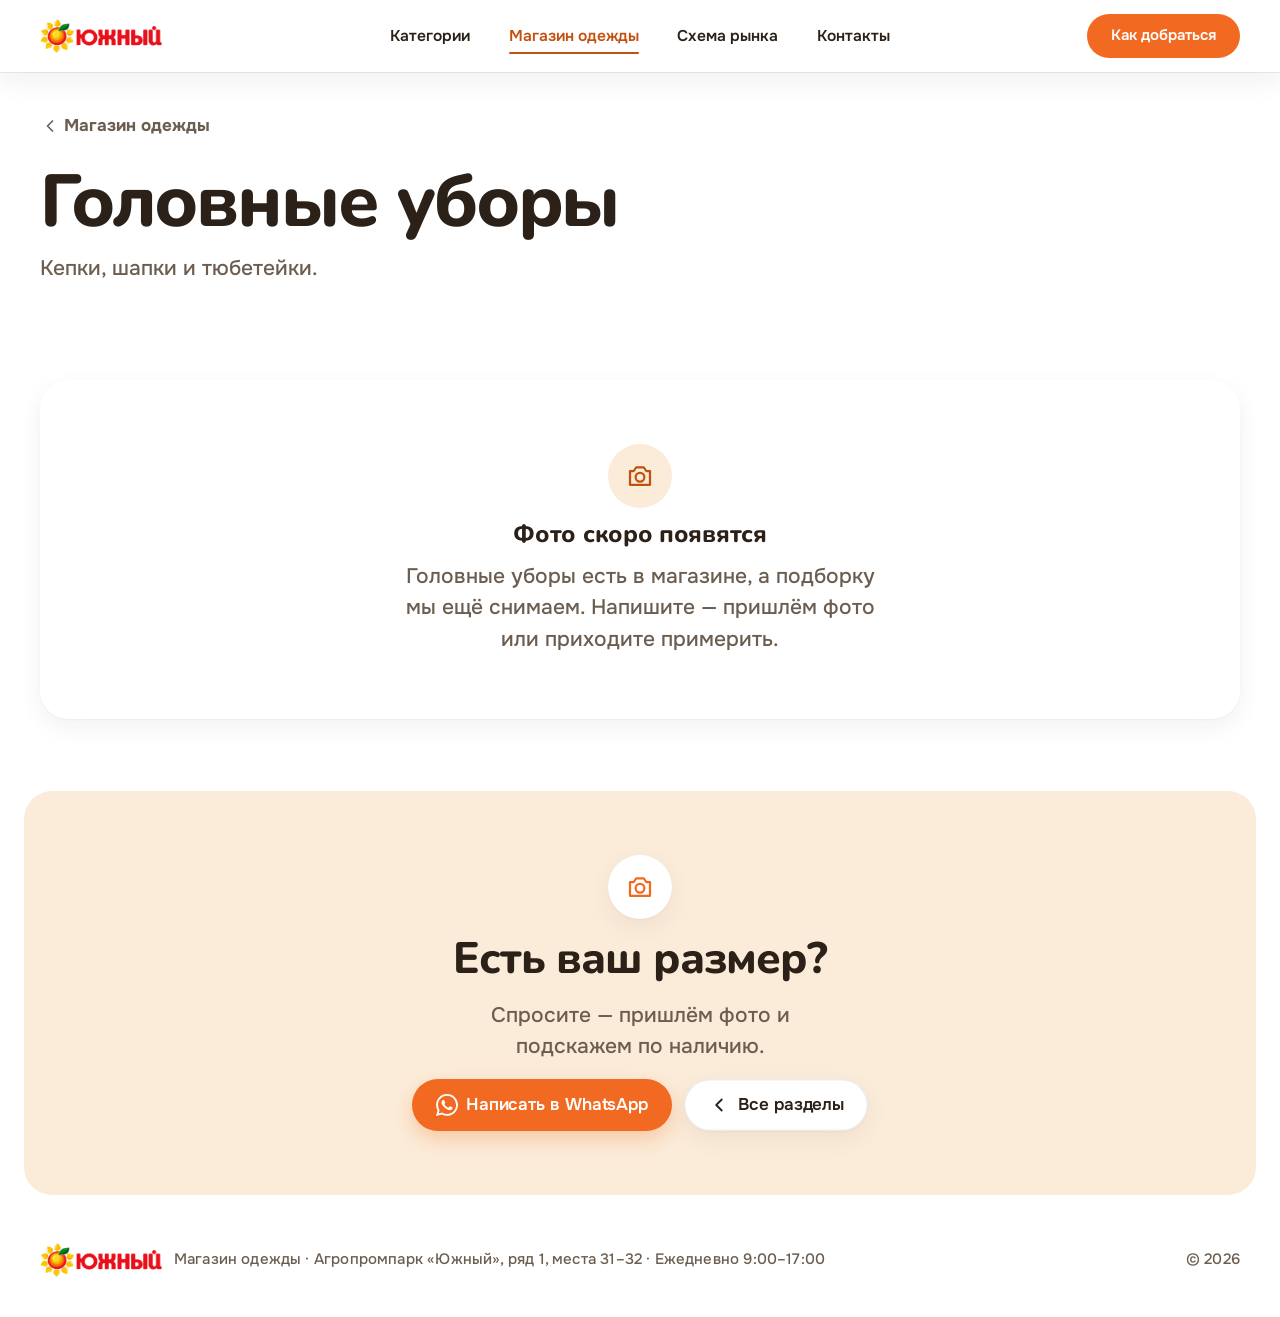
<file: golovnye-ubory.html>
<!doctype html>
<html lang="ru">
<head>
  <meta charset="utf-8">
  <meta name="viewport" content="width=device-width, initial-scale=1, viewport-fit=cover">
  <title>Головные уборы — магазин одежды на рынке «Южный»</title>
  <meta name="description" content="Кепки, шапки и другие головные уборы в магазине одежды на рынке «Южный».">
  <meta name="theme-color" content="#fffbf3">
  <meta property="og:type" content="website">
  <meta property="og:locale" content="ru_RU">
  <meta property="og:title" content="Головные уборы — магазин одежды на рынке «Южный»">
  <meta property="og:description" content="Кепки, шапки и другие головные уборы в магазине одежды на рынке «Южный».">
  <meta property="og:image" content="assets/img/store/corner.jpg">
  <link rel="icon" href="assets/img/favicon.png" type="image/png">
  <link rel="apple-touch-icon" href="assets/img/favicon.png">
  <link rel="preconnect" href="https://fonts.googleapis.com">
  <link rel="preconnect" href="https://fonts.gstatic.com" crossorigin>
  <link rel="stylesheet" href="https://fonts.googleapis.com/css2?family=Nunito:wght@700;800&family=Onest:wght@400;500;600;700&display=swap">
  <link rel="stylesheet" href="assets/css/style.css?v=10">
  </head>
<body class="has-dock">

<svg xmlns="http://www.w3.org/2000/svg" style="display:none">
  <symbol id="i-menu" viewBox="0 0 24 24"><path d="M4 7h16M4 12h16M4 17h16" fill="none" stroke="currentColor" stroke-width="2" stroke-linecap="round"/></symbol>
  <symbol id="i-close" viewBox="0 0 24 24"><path d="M6 6l12 12M18 6L6 18" fill="none" stroke="currentColor" stroke-width="2" stroke-linecap="round"/></symbol>
  <symbol id="i-phone" viewBox="0 0 24 24"><path d="M5 4h3l2 5-2.5 1.5a11 11 0 0 0 6 6L15 14l5 2v3a2 2 0 0 1-2 2A16 16 0 0 1 3 6a2 2 0 0 1 2-2" fill="none" stroke="currentColor" stroke-width="1.8" stroke-linejoin="round"/></symbol>
  <symbol id="i-chev-r" viewBox="0 0 24 24"><path d="M9 6l6 6-6 6" fill="none" stroke="currentColor" stroke-width="2" stroke-linecap="round" stroke-linejoin="round"/></symbol>
</svg>
<svg xmlns="http://www.w3.org/2000/svg" style="display:none">
  <symbol id="i-whatsapp" viewBox="0 0 24 24"><path fill="currentColor" d="M17.47 14.38c-.3-.15-1.76-.87-2.03-.97-.27-.1-.47-.15-.67.15-.2.3-.77.97-.94 1.16-.17.2-.35.22-.64.08-.3-.15-1.26-.46-2.39-1.48-.88-.79-1.48-1.76-1.65-2.06-.17-.3-.02-.46.13-.6.13-.14.3-.35.45-.52.15-.18.2-.3.3-.5.1-.2.05-.37-.03-.52-.07-.15-.67-1.61-.91-2.2-.24-.58-.49-.5-.67-.51h-.57c-.2 0-.52.07-.8.37-.27.3-1.04 1.02-1.04 2.48s1.07 2.88 1.21 3.07c.15.2 2.1 3.2 5.08 4.49.71.3 1.26.49 1.7.62.71.23 1.36.2 1.87.12.57-.09 1.76-.72 2-1.41.25-.7.25-1.29.18-1.41-.08-.13-.28-.2-.57-.35m-5.42 7.4h-.01a9.87 9.87 0 0 1-5.03-1.37l-.36-.22-3.74.98 1-3.65-.24-.37a9.86 9.86 0 0 1-1.51-5.26c0-5.45 4.44-9.88 9.89-9.88 2.64 0 5.12 1.03 6.99 2.9a9.83 9.83 0 0 1 2.89 6.99c0 5.45-4.44 9.88-9.88 9.88m8.41-18.3A11.82 11.82 0 0 0 12.05 0C5.5 0 .16 5.34.16 11.89c0 2.1.55 4.14 1.59 5.95L.06 24l6.3-1.65a11.88 11.88 0 0 0 5.68 1.45h.01c6.55 0 11.89-5.34 11.89-11.89a11.82 11.82 0 0 0-3.48-8.41z"/></symbol>
  <symbol id="i-camera" viewBox="0 0 24 24"><g fill="none" stroke="currentColor" stroke-width="1.8" stroke-linejoin="round"><path d="M4 8h3l2-3h6l2 3h3v11H4z"/><circle cx="12" cy="13" r="3.5"/></g></symbol>
  <symbol id="i-chev-l" viewBox="0 0 24 24"><path d="M15 6l-6 6 6 6" fill="none" stroke="currentColor" stroke-width="2" stroke-linecap="round" stroke-linejoin="round"/></symbol>
</svg>

<header class="header">
  <div class="container header__inner">
    <button class="icon-btn icon-btn--glass header__burger" type="button" data-menu-open aria-expanded="false" aria-controls="menu" aria-label="Открыть меню">
      <svg><use href="#i-menu"/></svg>
    </button>
    <a class="header__logo" href="index.html" aria-label="Агропромпарк «Южный», на главную">
      <img class="logo" src="assets/img/logo.png" alt="" width="1200" height="335">
    </a>
    <nav class="header__nav" aria-label="Основное меню">
      <a href="index.html#kategorii">Категории</a>
      <a href="magazin.html" aria-current="page">Магазин одежды</a>
      <a href="index.html#shema">Схема рынка</a>
      <a href="index.html#kontakty">Контакты</a>
    </nav>
    <div class="header__right">
      <a class="header__cta" href="index.html#kak-dobratsya">Как добраться</a>
      <!-- TODO: заменить на телефон магазина -->
      <a class="icon-btn icon-btn--glass header__phone" href="tel:+78552473035" aria-label="Позвонить">
        <svg><use href="#i-phone"/></svg><span class="header__phone-text">Позвонить</span>
      </a>
    </div>
  </div>
</header>

<div class="menu" id="menu" role="dialog" aria-modal="true" aria-label="Меню" aria-hidden="true" inert>
  <div class="menu__top">
    <button class="icon-btn menu__close" type="button" data-menu-close aria-label="Закрыть меню"><svg><use href="#i-close"/></svg></button>
  </div>
  <div class="menu__body">
    <div class="menu__logo"><img class="logo" src="assets/img/logo.png" alt="" width="1200" height="335"></div>
    <ul class="menu__list">
      <li><a href="index.html">Главная <svg><use href="#i-chev-r"/></svg></a></li>
      <li><a href="index.html#kategorii">Категории <svg><use href="#i-chev-r"/></svg></a></li>
      <li><a href="magazin.html">Магазин одежды <svg><use href="#i-chev-r"/></svg></a></li>
      <li><a href="index.html#kak-dobratsya">Как добраться <svg><use href="#i-chev-r"/></svg></a></li>
      <li><a href="index.html#shema">Схема рынка <svg><use href="#i-chev-r"/></svg></a></li>
      <li><a href="index.html#kontakty">Контакты <svg><use href="#i-chev-r"/></svg></a></li>
    </ul>
  </div>
  <div class="menu__foot">
    <span>Ежедневно 9:00–17:00 · ул. Ахметшина, 115</span>
    <a class="btn btn--primary" href="tel:+78552473035"><svg><use href="#i-phone"/></svg>+7 (8552) 47-30-35</a>
  </div>
</div>

<main class="page-top">
  <section class="container store-hero">
    <a class="backlink" href="magazin.html"><svg aria-hidden="true"><use href="#i-chev-l"/></svg>Магазин одежды</a>
    <div class="reveal">
      <h1 class="display">Головные уборы</h1>
      <p class="lead">Кепки, шапки и тюбетейки.</p>
    </div>
  </section>

  <section class="section tone-white">
    <div class="container">
      <div class="soon reveal">
        <span class="soon__icon"><svg><use href="#i-camera"/></svg></span>
        <h2 class="subtitle">Фото скоро появятся</h2>
        <p class="lead">Головные уборы есть в магазине, а подборку мы ещё снимаем. Напишите — пришлём фото или приходите примерить.</p>
      </div>
    </div>
  </section>

  <section class="section tone-warm">
    <div class="container">
      <div class="ask reveal">
        <span class="ask__icon"><svg><use href="#i-camera"/></svg></span>
        <h2 class="title">Есть ваш размер?</h2>
        <p class="lead">Спросите — пришлём фото и подскажем по наличию.</p>
        <div class="ask__actions">
          <a class="btn btn--primary" href="https://wa.me/70000000000" target="_blank" rel="noopener"><svg><use href="#i-whatsapp"/></svg>Написать в WhatsApp</a>
          <a class="btn btn--ghost" href="magazin.html"><svg><use href="#i-chev-l"/></svg>Все разделы</a>
        </div>
      </div>
    </div>
  </section>
</main>

<footer class="footer tone-bg">
  <div class="container footer__inner">
    <img class="logo" src="assets/img/logo.png" alt="" width="1200" height="335">
    <p>Магазин одежды · Агропромпарк «Южный», ряд 1, места 31–32 · Ежедневно 9:00–17:00</p>
    <p>© 2026</p>
  </div>
</footer>

<div class="dock">
  <a class="btn btn--primary" href="https://wa.me/70000000000" target="_blank" rel="noopener"><svg><use href="#i-whatsapp"/></svg>Написать в WhatsApp</a>
</div>

<div class="lightbox" aria-hidden="true" role="dialog" aria-modal="true" aria-label="Просмотр фото">
  <div class="lightbox__scrim"></div>
  <div class="lightbox__stage">
    <img class="lightbox__img" alt="" draggable="false">
  </div>
  <div class="lightbox__ui">
    <button class="lightbox__close" type="button" aria-label="Закрыть"><svg><use href="#i-close"/></svg></button>
    <button class="lightbox__nav lightbox__nav--prev" type="button" aria-label="Предыдущее фото"><svg><use href="#i-chev-l"/></svg></button>
    <button class="lightbox__nav lightbox__nav--next" type="button" aria-label="Следующее фото"><svg><use href="#i-chev-r"/></svg></button>
    <span class="lightbox__caption"></span>
  </div>
</div>

<script src="assets/js/app.js?v=10" defer></script>
</body>
</html>
</file>
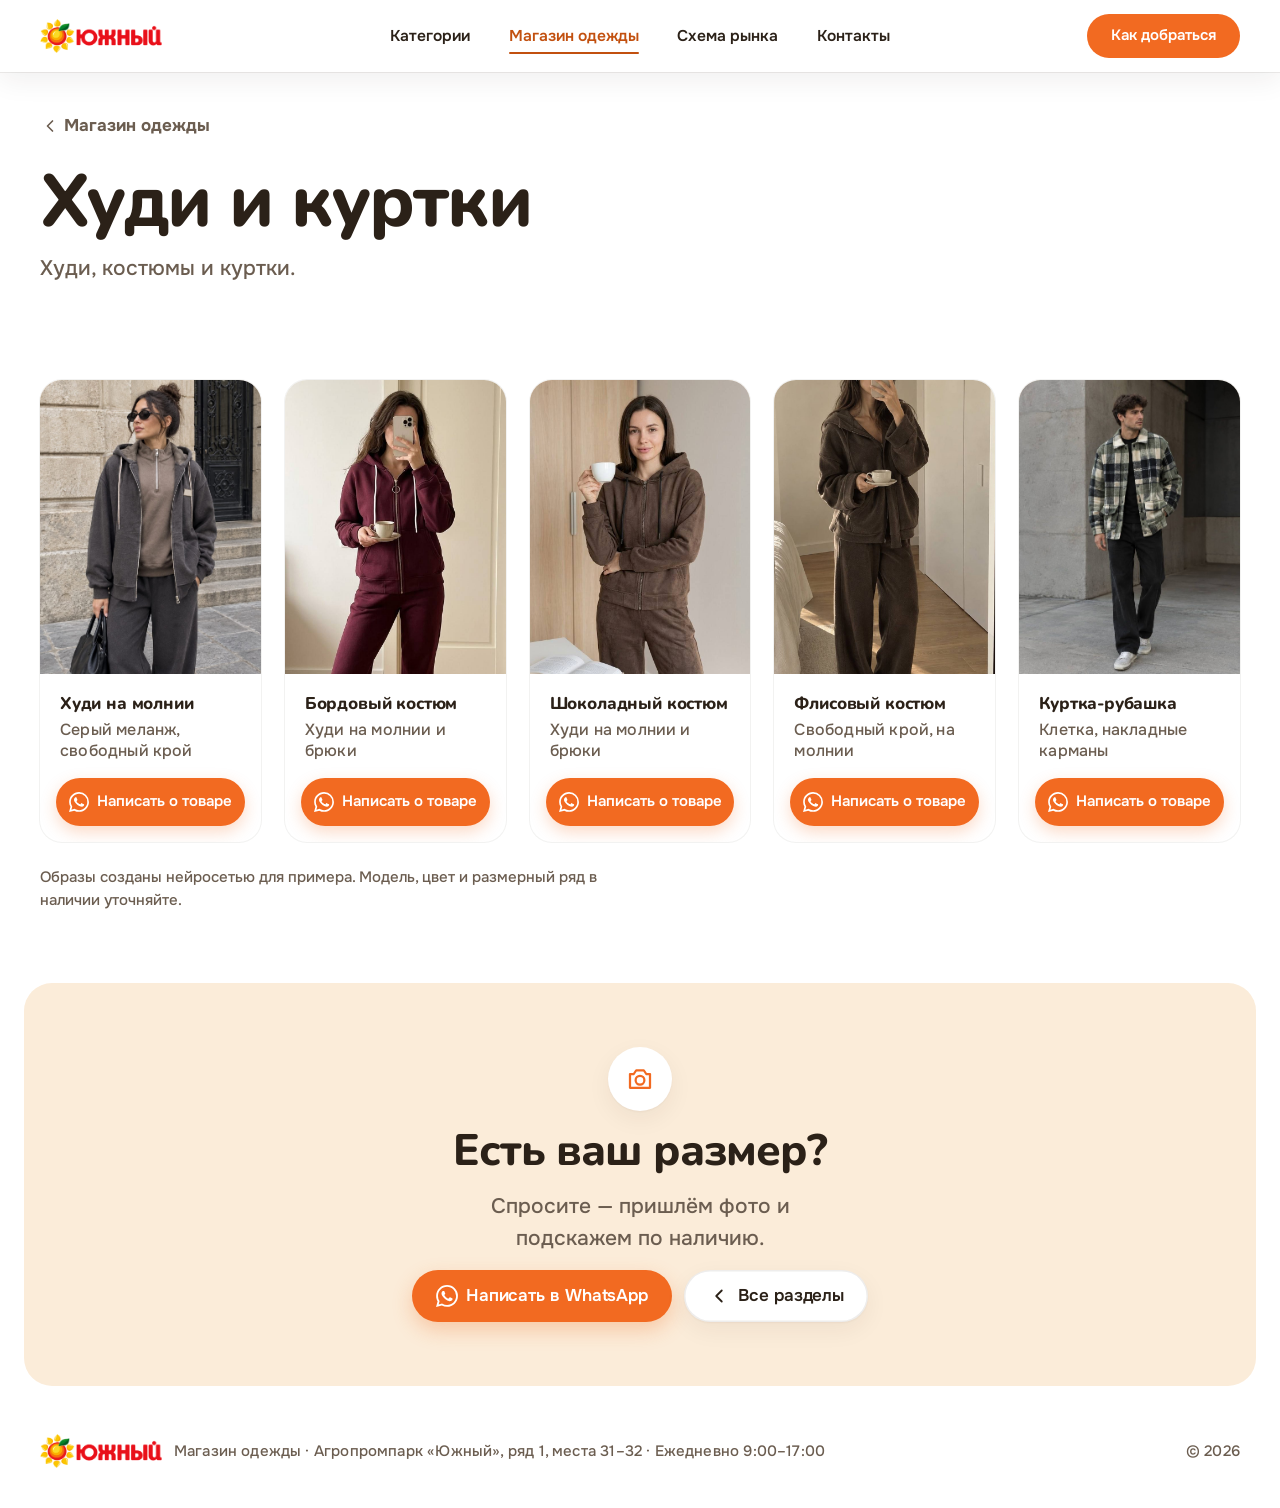
<file: hudi.html>
<!doctype html>
<html lang="ru">
<head>
  <meta charset="utf-8">
  <meta name="viewport" content="width=device-width, initial-scale=1, viewport-fit=cover">
  <title>Худи и куртки — магазин одежды на рынке «Южный»</title>
  <meta name="description" content="Худи, костюмы и куртки в магазине одежды на рынке «Южный». Примерка на месте.">
  <meta name="theme-color" content="#fffbf3">
  <meta property="og:type" content="website">
  <meta property="og:locale" content="ru_RU">
  <meta property="og:title" content="Худи — магазин одежды на рынке «Южный»">
  <meta property="og:description" content="Худи, костюмы и куртки в магазине одежды на рынке «Южный». Примерка на месте.">
  <meta property="og:image" content="assets/img/store/corner.jpg">
  <link rel="icon" href="assets/img/favicon.png" type="image/png">
  <link rel="apple-touch-icon" href="assets/img/favicon.png">
  <link rel="preconnect" href="https://fonts.googleapis.com">
  <link rel="preconnect" href="https://fonts.gstatic.com" crossorigin>
  <link rel="stylesheet" href="https://fonts.googleapis.com/css2?family=Nunito:wght@700;800&family=Onest:wght@400;500;600;700&display=swap">
  <link rel="stylesheet" href="assets/css/style.css?v=10">
  </head>
<body class="has-dock">

<svg xmlns="http://www.w3.org/2000/svg" style="display:none">
  <symbol id="i-menu" viewBox="0 0 24 24"><path d="M4 7h16M4 12h16M4 17h16" fill="none" stroke="currentColor" stroke-width="2" stroke-linecap="round"/></symbol>
  <symbol id="i-close" viewBox="0 0 24 24"><path d="M6 6l12 12M18 6L6 18" fill="none" stroke="currentColor" stroke-width="2" stroke-linecap="round"/></symbol>
  <symbol id="i-phone" viewBox="0 0 24 24"><path d="M5 4h3l2 5-2.5 1.5a11 11 0 0 0 6 6L15 14l5 2v3a2 2 0 0 1-2 2A16 16 0 0 1 3 6a2 2 0 0 1 2-2" fill="none" stroke="currentColor" stroke-width="1.8" stroke-linejoin="round"/></symbol>
  <symbol id="i-chev-r" viewBox="0 0 24 24"><path d="M9 6l6 6-6 6" fill="none" stroke="currentColor" stroke-width="2" stroke-linecap="round" stroke-linejoin="round"/></symbol>
</svg>
<svg xmlns="http://www.w3.org/2000/svg" style="display:none">
  <symbol id="i-whatsapp" viewBox="0 0 24 24"><path fill="currentColor" d="M17.47 14.38c-.3-.15-1.76-.87-2.03-.97-.27-.1-.47-.15-.67.15-.2.3-.77.97-.94 1.16-.17.2-.35.22-.64.08-.3-.15-1.26-.46-2.39-1.48-.88-.79-1.48-1.76-1.65-2.06-.17-.3-.02-.46.13-.6.13-.14.3-.35.45-.52.15-.18.2-.3.3-.5.1-.2.05-.37-.03-.52-.07-.15-.67-1.61-.91-2.2-.24-.58-.49-.5-.67-.51h-.57c-.2 0-.52.07-.8.37-.27.3-1.04 1.02-1.04 2.48s1.07 2.88 1.21 3.07c.15.2 2.1 3.2 5.08 4.49.71.3 1.26.49 1.7.62.71.23 1.36.2 1.87.12.57-.09 1.76-.72 2-1.41.25-.7.25-1.29.18-1.41-.08-.13-.28-.2-.57-.35m-5.42 7.4h-.01a9.87 9.87 0 0 1-5.03-1.37l-.36-.22-3.74.98 1-3.65-.24-.37a9.86 9.86 0 0 1-1.51-5.26c0-5.45 4.44-9.88 9.89-9.88 2.64 0 5.12 1.03 6.99 2.9a9.83 9.83 0 0 1 2.89 6.99c0 5.45-4.44 9.88-9.88 9.88m8.41-18.3A11.82 11.82 0 0 0 12.05 0C5.5 0 .16 5.34.16 11.89c0 2.1.55 4.14 1.59 5.95L.06 24l6.3-1.65a11.88 11.88 0 0 0 5.68 1.45h.01c6.55 0 11.89-5.34 11.89-11.89a11.82 11.82 0 0 0-3.48-8.41z"/></symbol>
  <symbol id="i-camera" viewBox="0 0 24 24"><g fill="none" stroke="currentColor" stroke-width="1.8" stroke-linejoin="round"><path d="M4 8h3l2-3h6l2 3h3v11H4z"/><circle cx="12" cy="13" r="3.5"/></g></symbol>
  <symbol id="i-chev-l" viewBox="0 0 24 24"><path d="M15 6l-6 6 6 6" fill="none" stroke="currentColor" stroke-width="2" stroke-linecap="round" stroke-linejoin="round"/></symbol>
</svg>

<header class="header">
  <div class="container header__inner">
    <button class="icon-btn icon-btn--glass header__burger" type="button" data-menu-open aria-expanded="false" aria-controls="menu" aria-label="Открыть меню">
      <svg><use href="#i-menu"/></svg>
    </button>
    <a class="header__logo" href="index.html" aria-label="Агропромпарк «Южный», на главную">
      <img class="logo" src="assets/img/logo.png" alt="" width="1200" height="335">
    </a>
    <nav class="header__nav" aria-label="Основное меню">
      <a href="index.html#kategorii">Категории</a>
      <a href="magazin.html" aria-current="page">Магазин одежды</a>
      <a href="index.html#shema">Схема рынка</a>
      <a href="index.html#kontakty">Контакты</a>
    </nav>
    <div class="header__right">
      <a class="header__cta" href="index.html#kak-dobratsya">Как добраться</a>
      <!-- TODO: заменить на телефон магазина -->
      <a class="icon-btn icon-btn--glass header__phone" href="tel:+78552473035" aria-label="Позвонить">
        <svg><use href="#i-phone"/></svg><span class="header__phone-text">Позвонить</span>
      </a>
    </div>
  </div>
</header>

<div class="menu" id="menu" role="dialog" aria-modal="true" aria-label="Меню" aria-hidden="true" inert>
  <div class="menu__top">
    <button class="icon-btn menu__close" type="button" data-menu-close aria-label="Закрыть меню"><svg><use href="#i-close"/></svg></button>
  </div>
  <div class="menu__body">
    <div class="menu__logo"><img class="logo" src="assets/img/logo.png" alt="" width="1200" height="335"></div>
    <ul class="menu__list">
      <li><a href="index.html">Главная <svg><use href="#i-chev-r"/></svg></a></li>
      <li><a href="index.html#kategorii">Категории <svg><use href="#i-chev-r"/></svg></a></li>
      <li><a href="magazin.html">Магазин одежды <svg><use href="#i-chev-r"/></svg></a></li>
      <li><a href="index.html#kak-dobratsya">Как добраться <svg><use href="#i-chev-r"/></svg></a></li>
      <li><a href="index.html#shema">Схема рынка <svg><use href="#i-chev-r"/></svg></a></li>
      <li><a href="index.html#kontakty">Контакты <svg><use href="#i-chev-r"/></svg></a></li>
    </ul>
  </div>
  <div class="menu__foot">
    <span>Ежедневно 9:00–17:00 · ул. Ахметшина, 115</span>
    <a class="btn btn--primary" href="tel:+78552473035"><svg><use href="#i-phone"/></svg>+7 (8552) 47-30-35</a>
  </div>
</div>

<main class="page-top">
  <section class="container store-hero">
    <a class="backlink" href="magazin.html"><svg aria-hidden="true"><use href="#i-chev-l"/></svg>Магазин одежды</a>
    <div class="reveal">
      <h1 class="display">Худи и куртки</h1>
      <p class="lead">Худи, костюмы и куртки.</p>
    </div>
  </section>

  <section class="section tone-white">
    <div class="container">
      <div class="pcards" style="--cols:5">
        <article class="pcard reveal">
          <button class="pcard__photo" type="button" data-lightbox="assets/img/store/cat-hudi.jpg" data-caption="Худи на молнии" aria-label="Открыть фото: Худи на молнии"><img src="assets/img/store/cat-hudi.jpg" alt="Серое худи на молнии поверх кофты на полумолнии, свободные брюки" loading="lazy" width="1120" height="1400" style="object-position:50% 35%"></button>
          <div class="pcard__body">
            <div class="pcard__text"><h3 class="pcard__name">Худи на молнии</h3><p class="pcard__desc">Серый меланж, свободный крой</p></div>
            <a class="pcard__btn" href="https://wa.me/70000000000?text=%D0%97%D0%B4%D1%80%D0%B0%D0%B2%D1%81%D1%82%D0%B2%D1%83%D0%B9%D1%82%D0%B5!%20%D0%98%D0%BD%D1%82%D0%B5%D1%80%D0%B5%D1%81%D1%83%D0%B5%D1%82%20%C2%AB%D0%A5%D1%83%D0%B4%D0%B8%20%D0%BD%D0%B0%20%D0%BC%D0%BE%D0%BB%D0%BD%D0%B8%D0%B8%C2%BB%20(%D1%80%D0%B0%D0%B7%D0%B4%D0%B5%D0%BB%20%C2%AB%D0%A5%D1%83%D0%B4%D0%B8%20%D0%B8%20%D0%BA%D1%83%D1%80%D1%82%D0%BA%D0%B8%C2%BB)%20%D0%B2%20%D0%BC%D0%B0%D0%B3%D0%B0%D0%B7%D0%B8%D0%BD%D0%B5%20%D0%BE%D0%B4%D0%B5%D0%B6%D0%B4%D1%8B%20%D0%BD%D0%B0%20%D1%80%D1%8B%D0%BD%D0%BA%D0%B5%20%C2%AB%D0%AE%D0%B6%D0%BD%D1%8B%D0%B9%C2%BB.%20%D0%95%D1%81%D1%82%D1%8C%20%D0%BC%D0%BE%D0%B9%20%D1%80%D0%B0%D0%B7%D0%BC%D0%B5%D1%80%3F" target="_blank" rel="noopener"><svg aria-hidden="true"><use href="#i-whatsapp"/></svg><span class="long">Написать о товаре</span><span class="short">Написать</span></a>
          </div>
        </article>
        <article class="pcard reveal">
          <button class="pcard__photo" type="button" data-lightbox="assets/img/store/hoodie-burgundy.jpg" data-caption="Бордовый костюм" aria-label="Открыть фото: Бордовый костюм"><img src="assets/img/store/hoodie-burgundy.jpg" alt="Бордовый костюм: худи на молнии с кольцом и брюки" loading="lazy" width="768" height="1376" style="object-position:50% 50%"></button>
          <div class="pcard__body">
            <div class="pcard__text"><h3 class="pcard__name">Бордовый костюм</h3><p class="pcard__desc">Худи на молнии и брюки</p></div>
            <a class="pcard__btn" href="https://wa.me/70000000000?text=%D0%97%D0%B4%D1%80%D0%B0%D0%B2%D1%81%D1%82%D0%B2%D1%83%D0%B9%D1%82%D0%B5!%20%D0%98%D0%BD%D1%82%D0%B5%D1%80%D0%B5%D1%81%D1%83%D0%B5%D1%82%20%C2%AB%D0%91%D0%BE%D1%80%D0%B4%D0%BE%D0%B2%D1%8B%D0%B9%20%D0%BA%D0%BE%D1%81%D1%82%D1%8E%D0%BC%C2%BB%20(%D1%80%D0%B0%D0%B7%D0%B4%D0%B5%D0%BB%20%C2%AB%D0%A5%D1%83%D0%B4%D0%B8%20%D0%B8%20%D0%BA%D1%83%D1%80%D1%82%D0%BA%D0%B8%C2%BB)%20%D0%B2%20%D0%BC%D0%B0%D0%B3%D0%B0%D0%B7%D0%B8%D0%BD%D0%B5%20%D0%BE%D0%B4%D0%B5%D0%B6%D0%B4%D1%8B%20%D0%BD%D0%B0%20%D1%80%D1%8B%D0%BD%D0%BA%D0%B5%20%C2%AB%D0%AE%D0%B6%D0%BD%D1%8B%D0%B9%C2%BB.%20%D0%95%D1%81%D1%82%D1%8C%20%D0%BC%D0%BE%D0%B9%20%D1%80%D0%B0%D0%B7%D0%BC%D0%B5%D1%80%3F" target="_blank" rel="noopener"><svg aria-hidden="true"><use href="#i-whatsapp"/></svg><span class="long">Написать о товаре</span><span class="short">Написать</span></a>
          </div>
        </article>
        <article class="pcard reveal">
          <button class="pcard__photo" type="button" data-lightbox="assets/img/store/hoodie-chocolate.jpg" data-caption="Шоколадный костюм" aria-label="Открыть фото: Шоколадный костюм"><img src="assets/img/store/hoodie-chocolate.jpg" alt="Шоколадный костюм: худи на молнии и свободные брюки" loading="lazy" width="768" height="1376" style="object-position:50% 45%"></button>
          <div class="pcard__body">
            <div class="pcard__text"><h3 class="pcard__name">Шоколадный костюм</h3><p class="pcard__desc">Худи на молнии и брюки</p></div>
            <a class="pcard__btn" href="https://wa.me/70000000000?text=%D0%97%D0%B4%D1%80%D0%B0%D0%B2%D1%81%D1%82%D0%B2%D1%83%D0%B9%D1%82%D0%B5!%20%D0%98%D0%BD%D1%82%D0%B5%D1%80%D0%B5%D1%81%D1%83%D0%B5%D1%82%20%C2%AB%D0%A8%D0%BE%D0%BA%D0%BE%D0%BB%D0%B0%D0%B4%D0%BD%D1%8B%D0%B9%20%D0%BA%D0%BE%D1%81%D1%82%D1%8E%D0%BC%C2%BB%20(%D1%80%D0%B0%D0%B7%D0%B4%D0%B5%D0%BB%20%C2%AB%D0%A5%D1%83%D0%B4%D0%B8%20%D0%B8%20%D0%BA%D1%83%D1%80%D1%82%D0%BA%D0%B8%C2%BB)%20%D0%B2%20%D0%BC%D0%B0%D0%B3%D0%B0%D0%B7%D0%B8%D0%BD%D0%B5%20%D0%BE%D0%B4%D0%B5%D0%B6%D0%B4%D1%8B%20%D0%BD%D0%B0%20%D1%80%D1%8B%D0%BD%D0%BA%D0%B5%20%C2%AB%D0%AE%D0%B6%D0%BD%D1%8B%D0%B9%C2%BB.%20%D0%95%D1%81%D1%82%D1%8C%20%D0%BC%D0%BE%D0%B9%20%D1%80%D0%B0%D0%B7%D0%BC%D0%B5%D1%80%3F" target="_blank" rel="noopener"><svg aria-hidden="true"><use href="#i-whatsapp"/></svg><span class="long">Написать о товаре</span><span class="short">Написать</span></a>
          </div>
        </article>
        <article class="pcard reveal">
          <button class="pcard__photo" type="button" data-lightbox="assets/img/store/hoodie-brown-fleece.jpg" data-caption="Флисовый костюм" aria-label="Открыть фото: Флисовый костюм"><img src="assets/img/store/hoodie-brown-fleece.jpg" alt="Коричневый флисовый костюм: оверсайз-худи на молнии и широкие брюки" loading="lazy" width="788" height="1400" style="object-position:50% 50%"></button>
          <div class="pcard__body">
            <div class="pcard__text"><h3 class="pcard__name">Флисовый костюм</h3><p class="pcard__desc">Свободный крой, на молнии</p></div>
            <a class="pcard__btn" href="https://wa.me/70000000000?text=%D0%97%D0%B4%D1%80%D0%B0%D0%B2%D1%81%D1%82%D0%B2%D1%83%D0%B9%D1%82%D0%B5!%20%D0%98%D0%BD%D1%82%D0%B5%D1%80%D0%B5%D1%81%D1%83%D0%B5%D1%82%20%C2%AB%D0%A4%D0%BB%D0%B8%D1%81%D0%BE%D0%B2%D1%8B%D0%B9%20%D0%BA%D0%BE%D1%81%D1%82%D1%8E%D0%BC%C2%BB%20(%D1%80%D0%B0%D0%B7%D0%B4%D0%B5%D0%BB%20%C2%AB%D0%A5%D1%83%D0%B4%D0%B8%20%D0%B8%20%D0%BA%D1%83%D1%80%D1%82%D0%BA%D0%B8%C2%BB)%20%D0%B2%20%D0%BC%D0%B0%D0%B3%D0%B0%D0%B7%D0%B8%D0%BD%D0%B5%20%D0%BE%D0%B4%D0%B5%D0%B6%D0%B4%D1%8B%20%D0%BD%D0%B0%20%D1%80%D1%8B%D0%BD%D0%BA%D0%B5%20%C2%AB%D0%AE%D0%B6%D0%BD%D1%8B%D0%B9%C2%BB.%20%D0%95%D1%81%D1%82%D1%8C%20%D0%BC%D0%BE%D0%B9%20%D1%80%D0%B0%D0%B7%D0%BC%D0%B5%D1%80%3F" target="_blank" rel="noopener"><svg aria-hidden="true"><use href="#i-whatsapp"/></svg><span class="long">Написать о товаре</span><span class="short">Написать</span></a>
          </div>
        </article>
        <article class="pcard reveal">
          <button class="pcard__photo" type="button" data-lightbox="assets/img/store/jacket-plaid.jpg" data-caption="Куртка-рубашка" aria-label="Открыть фото: Куртка-рубашка"><img src="assets/img/store/jacket-plaid.jpg" alt="Мужская куртка-рубашка в зелёно-чёрную клетку с накладными карманами" loading="lazy" width="1050" height="1400" style="object-position:50% 40%"></button>
          <div class="pcard__body">
            <div class="pcard__text"><h3 class="pcard__name">Куртка-рубашка</h3><p class="pcard__desc">Клетка, накладные карманы</p></div>
            <a class="pcard__btn" href="https://wa.me/70000000000?text=%D0%97%D0%B4%D1%80%D0%B0%D0%B2%D1%81%D1%82%D0%B2%D1%83%D0%B9%D1%82%D0%B5!%20%D0%98%D0%BD%D1%82%D0%B5%D1%80%D0%B5%D1%81%D1%83%D0%B5%D1%82%20%C2%AB%D0%9A%D1%83%D1%80%D1%82%D0%BA%D0%B0-%D1%80%D1%83%D0%B1%D0%B0%D1%88%D0%BA%D0%B0%C2%BB%20(%D1%80%D0%B0%D0%B7%D0%B4%D0%B5%D0%BB%20%C2%AB%D0%A5%D1%83%D0%B4%D0%B8%20%D0%B8%20%D0%BA%D1%83%D1%80%D1%82%D0%BA%D0%B8%C2%BB)%20%D0%B2%20%D0%BC%D0%B0%D0%B3%D0%B0%D0%B7%D0%B8%D0%BD%D0%B5%20%D0%BE%D0%B4%D0%B5%D0%B6%D0%B4%D1%8B%20%D0%BD%D0%B0%20%D1%80%D1%8B%D0%BD%D0%BA%D0%B5%20%C2%AB%D0%AE%D0%B6%D0%BD%D1%8B%D0%B9%C2%BB.%20%D0%95%D1%81%D1%82%D1%8C%20%D0%BC%D0%BE%D0%B9%20%D1%80%D0%B0%D0%B7%D0%BC%D0%B5%D1%80%3F" target="_blank" rel="noopener"><svg aria-hidden="true"><use href="#i-whatsapp"/></svg><span class="long">Написать о товаре</span><span class="short">Написать</span></a>
          </div>
        </article>
      </div>
      <p class="note reveal">Образы созданы нейросетью для примера. Модель, цвет и размерный ряд в наличии уточняйте.</p>
    </div>
  </section>

  <section class="section tone-warm">
    <div class="container">
      <div class="ask reveal">
        <span class="ask__icon"><svg><use href="#i-camera"/></svg></span>
        <h2 class="title">Есть ваш размер?</h2>
        <p class="lead">Спросите — пришлём фото и подскажем по наличию.</p>
        <div class="ask__actions">
          <a class="btn btn--primary" href="https://wa.me/70000000000" target="_blank" rel="noopener"><svg><use href="#i-whatsapp"/></svg>Написать в WhatsApp</a>
          <a class="btn btn--ghost" href="magazin.html"><svg><use href="#i-chev-l"/></svg>Все разделы</a>
        </div>
      </div>
    </div>
  </section>
</main>

<footer class="footer tone-bg">
  <div class="container footer__inner">
    <img class="logo" src="assets/img/logo.png" alt="" width="1200" height="335">
    <p>Магазин одежды · Агропромпарк «Южный», ряд 1, места 31–32 · Ежедневно 9:00–17:00</p>
    <p>© 2026</p>
  </div>
</footer>

<div class="dock">
  <a class="btn btn--primary" href="https://wa.me/70000000000" target="_blank" rel="noopener"><svg><use href="#i-whatsapp"/></svg>Написать в WhatsApp</a>
</div>

<div class="lightbox" aria-hidden="true" role="dialog" aria-modal="true" aria-label="Просмотр фото">
  <div class="lightbox__scrim"></div>
  <div class="lightbox__stage">
    <img class="lightbox__img" alt="" draggable="false">
  </div>
  <div class="lightbox__ui">
    <button class="lightbox__close" type="button" aria-label="Закрыть"><svg><use href="#i-close"/></svg></button>
    <button class="lightbox__nav lightbox__nav--prev" type="button" aria-label="Предыдущее фото"><svg><use href="#i-chev-l"/></svg></button>
    <button class="lightbox__nav lightbox__nav--next" type="button" aria-label="Следующее фото"><svg><use href="#i-chev-r"/></svg></button>
    <span class="lightbox__caption"></span>
  </div>
</div>

<script src="assets/js/app.js?v=10" defer></script>
</body>
</html>
</file>
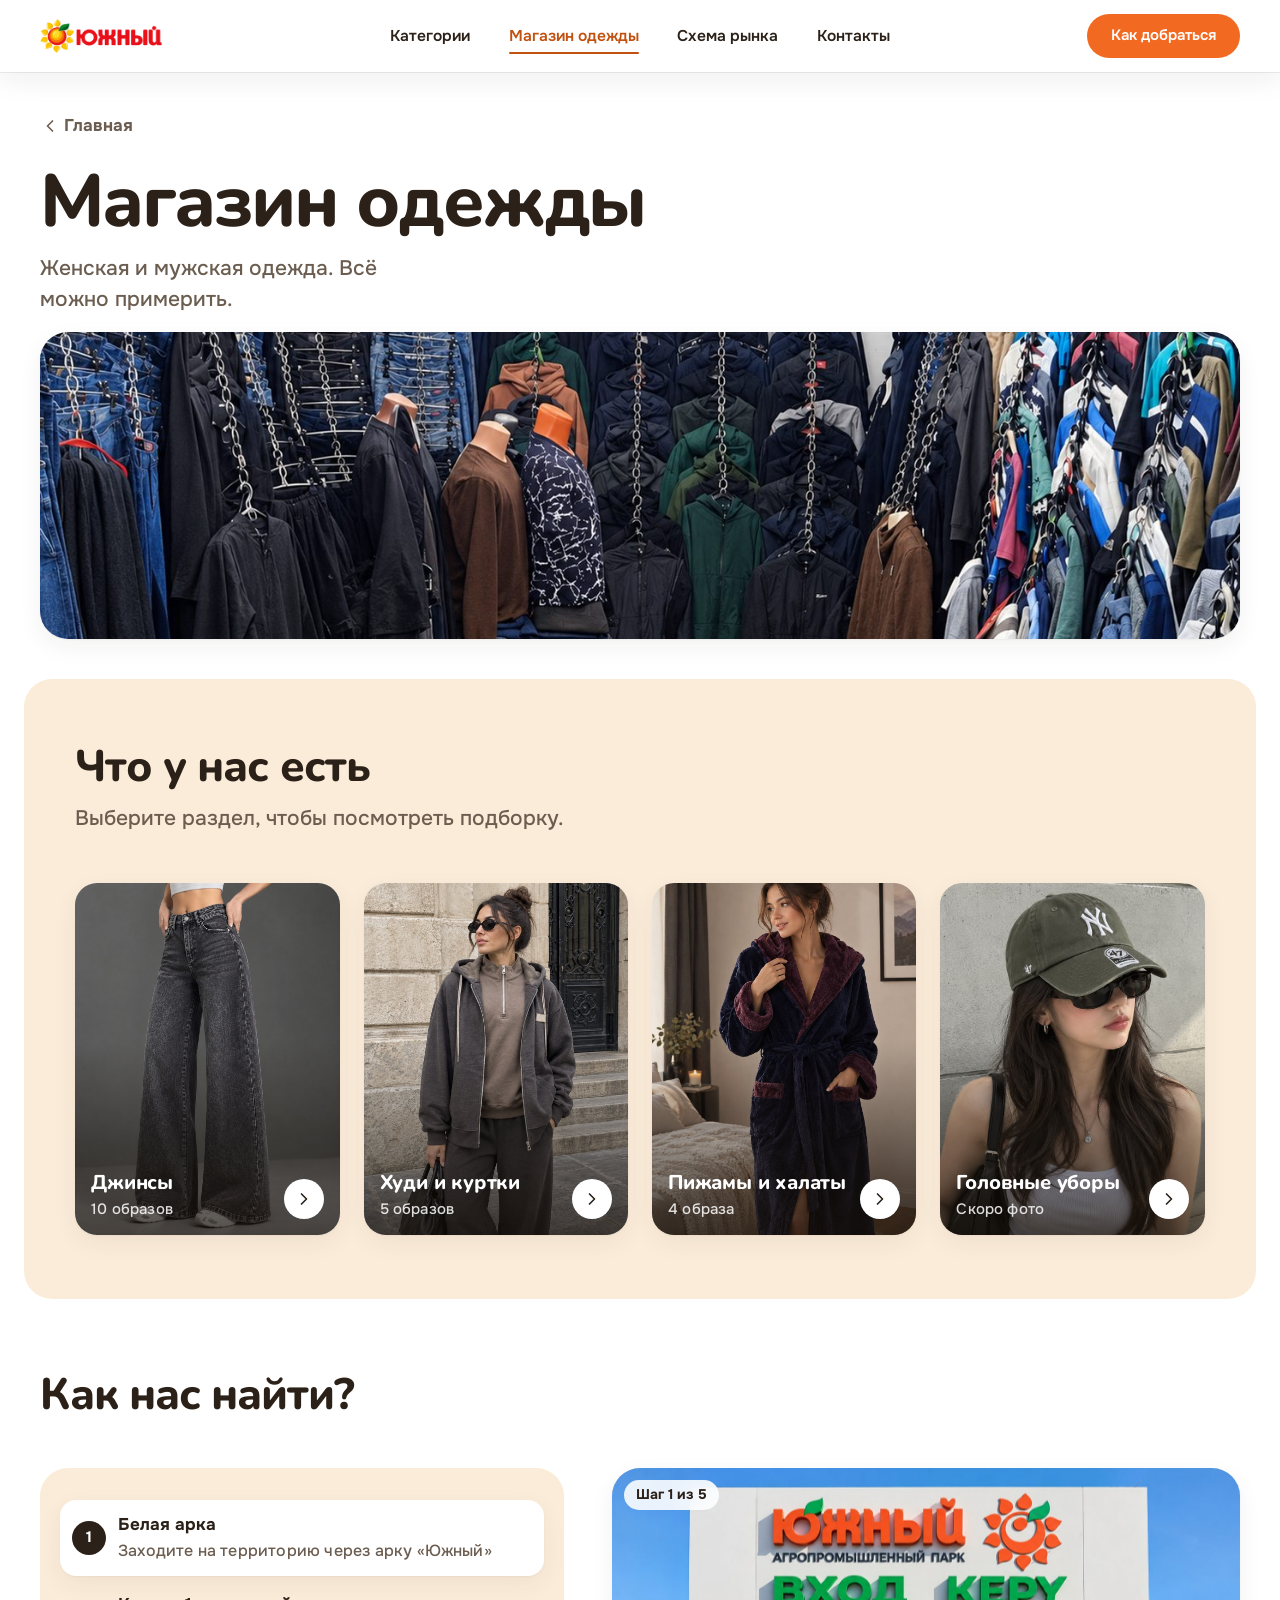
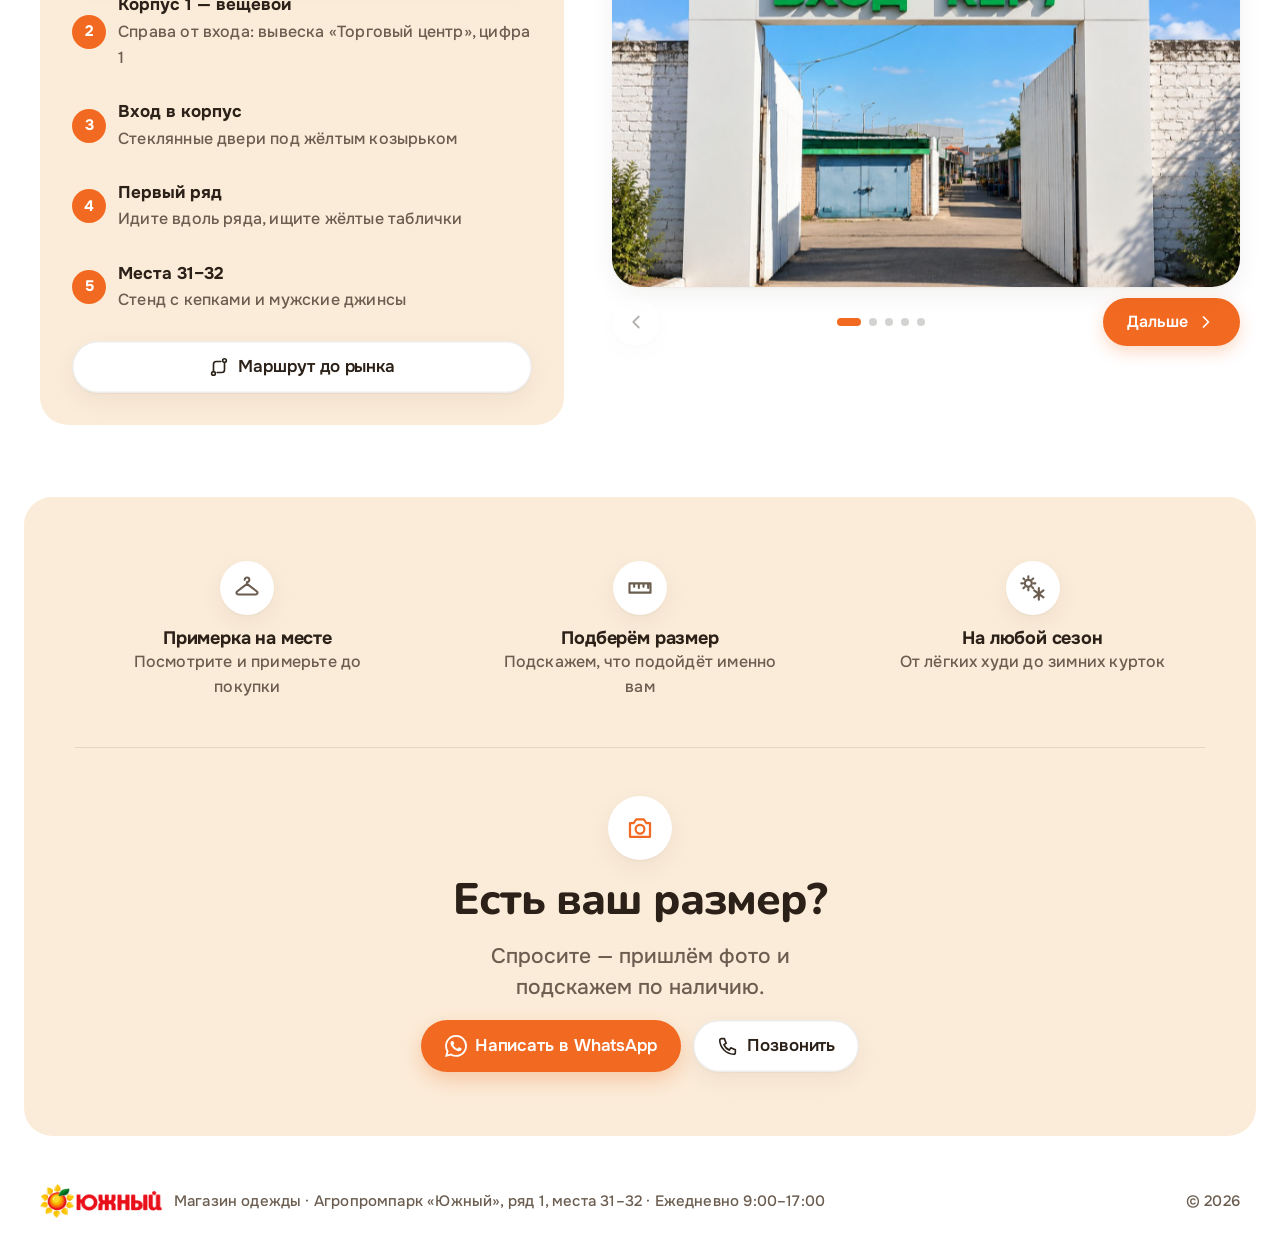
<file: magazin.html>
<!doctype html>
<html lang="ru">
<head>
  <meta charset="utf-8">
  <meta name="viewport" content="width=device-width, initial-scale=1, viewport-fit=cover">
  <title>Магазин одежды на рынке «Южный» — Набережные Челны</title>
  <meta name="description" content="Женская и мужская одежда в агропромпарке «Южный»: джинсы, худи, флисовые кофты, куртки, головные уборы. Примерка на месте. Набережные Челны, ул. Ахметшина, 115.">
  <meta name="theme-color" content="#fffbf3">
  <meta property="og:type" content="website">
  <meta property="og:locale" content="ru_RU">
  <meta property="og:title" content="Магазин одежды на рынке «Южный»">
  <meta property="og:description" content="Джинсы, худи, куртки и головные уборы. Примерка на месте. Ряд 1, места 31–32.">
  <meta property="og:image" content="assets/img/store/corner.jpg">
  <link rel="icon" href="assets/img/favicon.png" type="image/png">
  <link rel="apple-touch-icon" href="assets/img/favicon.png">
  <link rel="preconnect" href="https://fonts.googleapis.com">
  <link rel="preconnect" href="https://fonts.gstatic.com" crossorigin>
  <link rel="stylesheet" href="https://fonts.googleapis.com/css2?family=Nunito:wght@700;800&family=Onest:wght@400;500;600;700&display=swap">
  <link rel="stylesheet" href="assets/css/style.css?v=10">
  <script type="application/ld+json">
  {
    "@context": "https://schema.org",
    "@type": "ClothingStore",
    "name": "Магазин одежды — рынок «Южный», ряд 1, места 31–32",
    "image": "assets/img/store/corner.jpg",
    "address": {
      "@type": "PostalAddress",
      "streetAddress": "ул. Ахметшина, 115",
      "addressLocality": "Набережные Челны",
      "addressRegion": "Республика Татарстан",
      "postalCode": "423812",
      "addressCountry": "RU"
    },
    "openingHours": "Mo-Su 09:00-17:00",
    "containedInPlace": { "@type": "ShoppingCenter", "name": "Агропромпарк «Южный»" }
  }
  </script>
</head>
<body class="has-dock">

<svg xmlns="http://www.w3.org/2000/svg" style="display:none">
  <symbol id="i-menu" viewBox="0 0 24 24"><path d="M4 7h16M4 12h16M4 17h16" fill="none" stroke="currentColor" stroke-width="2" stroke-linecap="round"/></symbol>
  <symbol id="i-close" viewBox="0 0 24 24"><path d="M6 6l12 12M18 6L6 18" fill="none" stroke="currentColor" stroke-width="2" stroke-linecap="round"/></symbol>
  <symbol id="i-phone" viewBox="0 0 24 24"><path d="M5 4h3l2 5-2.5 1.5a11 11 0 0 0 6 6L15 14l5 2v3a2 2 0 0 1-2 2A16 16 0 0 1 3 6a2 2 0 0 1 2-2" fill="none" stroke="currentColor" stroke-width="1.8" stroke-linejoin="round"/></symbol>
  <symbol id="i-chev-r" viewBox="0 0 24 24"><path d="M9 6l6 6-6 6" fill="none" stroke="currentColor" stroke-width="2" stroke-linecap="round" stroke-linejoin="round"/></symbol>
  <symbol id="i-route" viewBox="0 0 24 24"><path d="M6 21a2 2 0 1 0 0-4 2 2 0 0 0 0 4zM18 7a2 2 0 1 0 0-4 2 2 0 0 0 0 4zM6 17V9a3 3 0 0 1 3-3h5M18 7v8a3 3 0 0 1-3 3h-5" fill="none" stroke="currentColor" stroke-width="1.8" stroke-linecap="round"/></symbol>
</svg>
<svg xmlns="http://www.w3.org/2000/svg" style="display:none">
  <symbol id="i-whatsapp" viewBox="0 0 24 24"><path fill="currentColor" d="M17.47 14.38c-.3-.15-1.76-.87-2.03-.97-.27-.1-.47-.15-.67.15-.2.3-.77.97-.94 1.16-.17.2-.35.22-.64.08-.3-.15-1.26-.46-2.39-1.48-.88-.79-1.48-1.76-1.65-2.06-.17-.3-.02-.46.13-.6.13-.14.3-.35.45-.52.15-.18.2-.3.3-.5.1-.2.05-.37-.03-.52-.07-.15-.67-1.61-.91-2.2-.24-.58-.49-.5-.67-.51h-.57c-.2 0-.52.07-.8.37-.27.3-1.04 1.02-1.04 2.48s1.07 2.88 1.21 3.07c.15.2 2.1 3.2 5.08 4.49.71.3 1.26.49 1.7.62.71.23 1.36.2 1.87.12.57-.09 1.76-.72 2-1.41.25-.7.25-1.29.18-1.41-.08-.13-.28-.2-.57-.35m-5.42 7.4h-.01a9.87 9.87 0 0 1-5.03-1.37l-.36-.22-3.74.98 1-3.65-.24-.37a9.86 9.86 0 0 1-1.51-5.26c0-5.45 4.44-9.88 9.89-9.88 2.64 0 5.12 1.03 6.99 2.9a9.83 9.83 0 0 1 2.89 6.99c0 5.45-4.44 9.88-9.88 9.88m8.41-18.3A11.82 11.82 0 0 0 12.05 0C5.5 0 .16 5.34.16 11.89c0 2.1.55 4.14 1.59 5.95L.06 24l6.3-1.65a11.88 11.88 0 0 0 5.68 1.45h.01c6.55 0 11.89-5.34 11.89-11.89a11.82 11.82 0 0 0-3.48-8.41z"/></symbol>
  <symbol id="i-hanger" viewBox="0 0 24 24"><path d="M10 5a2 2 0 1 1 2 2v1.5L3.5 15a1.5 1.5 0 0 0 1 2.6h15a1.5 1.5 0 0 0 1-2.6L12 8.5" fill="none" stroke="currentColor" stroke-width="1.8" stroke-linecap="round" stroke-linejoin="round"/></symbol>
  <symbol id="i-tape" viewBox="0 0 24 24"><path d="M3 8h18v8H3zM7 8v3M11 8v4M15 8v3M19 8v4" fill="none" stroke="currentColor" stroke-width="1.8" stroke-linecap="round" stroke-linejoin="round"/></symbol>
  <symbol id="i-season" viewBox="0 0 24 24"><g fill="none" stroke="currentColor" stroke-width="1.8" stroke-linecap="round"><circle cx="8" cy="8" r="3"/><path d="M8 2v1.5M8 12.5V14M2 8h1.5M12.5 8H14M3.8 3.8l1 1M11.2 11.2l1 1M3.8 12.2l1-1M11.2 4.8l1-1M17 12v10M13 14l8 6M21 14l-8 6"/></g></symbol>
  <symbol id="i-camera" viewBox="0 0 24 24"><g fill="none" stroke="currentColor" stroke-width="1.8" stroke-linejoin="round"><path d="M4 8h3l2-3h6l2 3h3v11H4z"/><circle cx="12" cy="13" r="3.5"/></g></symbol>
  <symbol id="i-chev-l" viewBox="0 0 24 24"><path d="M15 6l-6 6 6 6" fill="none" stroke="currentColor" stroke-width="2" stroke-linecap="round" stroke-linejoin="round"/></symbol>
</svg>

<header class="header">
  <div class="container header__inner">
    <button class="icon-btn icon-btn--glass header__burger" type="button" data-menu-open aria-expanded="false" aria-controls="menu" aria-label="Открыть меню">
      <svg><use href="#i-menu"/></svg>
    </button>
    <a class="header__logo" href="index.html" aria-label="Агропромпарк «Южный», на главную">
      <img class="logo" src="assets/img/logo.png" alt="" width="1200" height="335">
    </a>
    <nav class="header__nav" aria-label="Основное меню">
      <a href="index.html#kategorii">Категории</a>
      <a href="magazin.html" aria-current="page">Магазин одежды</a>
      <a href="index.html#shema">Схема рынка</a>
      <a href="index.html#kontakty">Контакты</a>
    </nav>
    <div class="header__right">
      <a class="header__cta" href="index.html#kak-dobratsya">Как добраться</a>
      <!-- TODO: заменить на телефон магазина -->
      <a class="icon-btn icon-btn--glass header__phone" href="tel:+78552473035" aria-label="Позвонить">
        <svg><use href="#i-phone"/></svg><span class="header__phone-text">Позвонить</span>
      </a>
    </div>
  </div>
</header>

<div class="menu" id="menu" role="dialog" aria-modal="true" aria-label="Меню" aria-hidden="true" inert>
  <div class="menu__top">
    <button class="icon-btn menu__close" type="button" data-menu-close aria-label="Закрыть меню"><svg><use href="#i-close"/></svg></button>
  </div>
  <div class="menu__body">
    <div class="menu__logo"><img class="logo" src="assets/img/logo.png" alt="" width="1200" height="335"></div>
    <ul class="menu__list">
      <li><a href="index.html">Главная <svg><use href="#i-chev-r"/></svg></a></li>
      <li><a href="index.html#kategorii">Категории <svg><use href="#i-chev-r"/></svg></a></li>
      <li><a href="magazin.html">Магазин одежды <svg><use href="#i-chev-r"/></svg></a></li>
      <li><a href="index.html#kak-dobratsya">Как добраться <svg><use href="#i-chev-r"/></svg></a></li>
      <li><a href="index.html#shema">Схема рынка <svg><use href="#i-chev-r"/></svg></a></li>
      <li><a href="index.html#kontakty">Контакты <svg><use href="#i-chev-r"/></svg></a></li>
    </ul>
  </div>
  <div class="menu__foot">
    <span>Ежедневно 9:00–17:00 · ул. Ахметшина, 115</span>
    <a class="btn btn--primary" href="tel:+78552473035"><svg><use href="#i-phone"/></svg>+7 (8552) 47-30-35</a>
  </div>
</div>

<main class="page-top">
  <section class="container store-hero">
    <a class="backlink" href="index.html"><svg aria-hidden="true"><use href="#i-chev-l"/></svg>Главная</a>
    <div class="reveal">
      <h1 class="display">Магазин одежды</h1>
      <p class="lead">Женская и мужская одежда. Всё можно примерить.</p>
    </div>
    <div class="store-hero__photo reveal">
      <img src="assets/img/store/corner.jpg" alt="Светлый павильон: джинсы, худи и футболки на вешалках, манекены" width="1400" height="1052" fetchpriority="high">
    </div>
  </section>

  <section class="section tone-warm" id="assortiment">
    <div class="container">
      <div class="section__head reveal">
        <h2 class="title">Что у нас есть</h2>
        <p class="lead">Выберите раздел, чтобы посмотреть подборку.</p>
      </div>
      <div class="pcards" style="--cols:4">
        <a class="pcard reveal" href="dzhinsy.html">
          <div class="pcard__photo"><img src="assets/img/store/jeans-wide-legs.jpg" alt="Тёмно-серые широкие джинсы" loading="lazy" width="1050" height="1400" style="object-position:50% 35%"><video class="pcard__video" muted loop playsinline preload="none" aria-hidden="true" style="object-position:50% 45%"><source src="assets/video/dzhinsy.webm" type="video/webm"><source src="assets/video/dzhinsy.mp4" type="video/mp4"></video></div>
          <div class="pcard__body">
            <div class="pcard__text"><h3 class="pcard__name">Джинсы</h3><p class="pcard__desc">10 образов</p></div>
            <span class="pcard__go" aria-hidden="true"><svg><use href="#i-chev-r"/></svg></span>
          </div>
        </a>
        <a class="pcard reveal" href="hudi.html">
          <div class="pcard__photo"><img src="assets/img/store/cat-hudi.jpg" alt="Серое худи на молнии с капюшоном" loading="lazy" width="1120" height="1400" style="object-position:50% 30%"><video class="pcard__video" muted loop playsinline preload="none" aria-hidden="true" style="object-position:50% 35%"><source src="assets/video/hudi.webm" type="video/webm"><source src="assets/video/hudi.mp4" type="video/mp4"></video></div>
          <div class="pcard__body">
            <div class="pcard__text"><h3 class="pcard__name">Худи и куртки</h3><p class="pcard__desc">5 образов</p></div>
            <span class="pcard__go" aria-hidden="true"><svg><use href="#i-chev-r"/></svg></span>
          </div>
        </a>
        <a class="pcard reveal" href="pizhamy.html">
          <div class="pcard__photo"><img src="assets/img/store/robe-navy.jpg" alt="Тёмно-синий плюшевый халат с капюшоном" loading="lazy" width="933" height="1400" style="object-position:50% 40%"></div>
          <div class="pcard__body">
            <div class="pcard__text"><h3 class="pcard__name">Пижамы и халаты</h3><p class="pcard__desc">4 образа</p></div>
            <span class="pcard__go" aria-hidden="true"><svg><use href="#i-chev-r"/></svg></span>
          </div>
        </a>
        <a class="pcard reveal" href="golovnye-ubory.html">
          <div class="pcard__photo"><img src="assets/img/store/cat-golovnye-ubory.jpg" alt="Оливковая кепка с козырьком" loading="lazy" width="1000" height="1200" style="object-position:50% 25%"><video class="pcard__video" muted loop playsinline preload="none" aria-hidden="true" style="object-position:50% 20%"><source src="assets/video/golovnye-ubory.webm" type="video/webm"><source src="assets/video/golovnye-ubory.mp4" type="video/mp4"></video></div>
          <div class="pcard__body">
            <div class="pcard__text"><h3 class="pcard__name">Головные уборы</h3><p class="pcard__desc">Скоро фото</p></div>
            <span class="pcard__go" aria-hidden="true"><svg><use href="#i-chev-r"/></svg></span>
          </div>
        </a>
      </div>
    </div>
  </section>

  <section class="section tone-white" id="kak-nayti">
    <div class="container">
      <div class="section__head reveal">
        <h2 class="title">Как нас найти?</h2>
      </div>
      <div class="find reveal" data-tour>
        <div class="panel">
          <ol class="steps steps--tour" data-tour-steps>
            <li data-img="assets/img/entrance.jpg" data-alt="Белая арка у входа на территорию рынка" data-x="50" data-y="68" data-label="Проходите под аркой"><div><b>Белая арка</b><span>Заходите на территорию через арку «Южный»</span></div></li>
            <li data-img="assets/img/buildings/korpus-1.jpg" data-alt="Корпус 1: вывеска «Торговый центр»" data-x="70" data-y="38" data-label="Корпус 1 · Торговый центр"><div><b>Корпус 1 — вещевой</b><span>Справа от входа: вывеска «Торговый центр», цифра 1</span></div></li>
            <li data-img="assets/img/buildings/korpus-1.jpg" data-x="29.5" data-y="66" data-zoom="2" data-label="Вход в корпус"><div><b>Вход в корпус</b><span>Стеклянные двери под жёлтым козырьком</span></div></li>
            <li data-img="assets/img/store/corner.jpg" data-alt="Первый ряд внутри корпуса" data-x="50" data-y="75" data-label="Идите по первому ряду"><div><b>Первый ряд</b><span>Идите вдоль ряда, ищите жёлтые таблички</span></div></li>
            <li data-img="assets/img/store/caps.jpg" data-alt="Стенд с кепками у магазина" data-x="46" data-y="44" data-label="Места 31–32"><div><b>Места 31–32</b><span>Стенд с кепками и мужские джинсы</span></div></li>
          </ol>
          <a class="btn btn--ghost" href="https://yandex.ru/maps/org/agroprompark_yuzhny/1775293851/" target="_blank" rel="noopener"><svg><use href="#i-route"/></svg>Маршрут до рынка</a>
        </div>
        <div class="tour" aria-label="Фото-тур: как пройти от арки до магазина">
          <div class="tour__stage" tabindex="0">
            <span class="tour__spot" aria-hidden="true"><i></i><b></b></span>
            <span class="tour__count" aria-live="polite"></span>
          </div>
          <div class="tour__bar">
            <button class="tour__nav" type="button" data-tour-prev aria-label="Назад"><svg><use href="#i-chev-l"/></svg></button>
            <div class="tour__dots"></div>
            <button class="tour__next" type="button" data-tour-next>Дальше <svg><use href="#i-chev-r"/></svg></button>
          </div>
        </div>
      </div>
    </div>
  </section>

  <section class="section tone-warm">
    <div class="container">
      <div class="perks perks--plain">
      <div class="perk reveal"><span class="perk__icon"><svg><use href="#i-hanger"/></svg></span><div><b>Примерка на месте</b><span>Посмотрите и примерьте до покупки</span></div></div>
      <div class="perk reveal"><span class="perk__icon"><svg><use href="#i-tape"/></svg></span><div><b>Подберём размер</b><span>Подскажем, что подойдёт именно вам</span></div></div>
      <div class="perk reveal"><span class="perk__icon"><svg><use href="#i-season"/></svg></span><div><b>На любой сезон</b><span>От лёгких худи до зимних курток</span></div></div>
    </div>
      <div class="ask reveal">
        <span class="ask__icon"><svg><use href="#i-camera"/></svg></span>
        <h2 class="title">Есть ваш размер?</h2>
        <p class="lead">Спросите — пришлём фото и подскажем по наличию.</p>
        <div class="ask__actions">
          <!-- TODO: номер WhatsApp магазина -->
          <a class="btn btn--primary" href="https://wa.me/70000000000" target="_blank" rel="noopener"><svg><use href="#i-whatsapp"/></svg>Написать в WhatsApp</a>
          <a class="btn btn--ghost" href="tel:+78552473035"><svg><use href="#i-phone"/></svg>Позвонить</a>
        </div>
      </div>
    </div>
  </section>
</main>

<footer class="footer tone-bg">
  <div class="container footer__inner">
    <img class="logo" src="assets/img/logo.png" alt="" width="1200" height="335">
    <p>Магазин одежды · Агропромпарк «Южный», ряд 1, места 31–32 · Ежедневно 9:00–17:00</p>
    <p>© 2026</p>
  </div>
</footer>

<div class="dock">
  <a class="btn btn--primary" href="https://wa.me/70000000000" target="_blank" rel="noopener"><svg><use href="#i-whatsapp"/></svg>Написать в WhatsApp</a>
</div>

<div class="lightbox" aria-hidden="true" role="dialog" aria-modal="true" aria-label="Просмотр фото">
  <div class="lightbox__scrim"></div>
  <div class="lightbox__stage">
    <img class="lightbox__img" alt="" draggable="false">
  </div>
  <div class="lightbox__ui">
    <button class="lightbox__close" type="button" aria-label="Закрыть"><svg><use href="#i-close"/></svg></button>
    <button class="lightbox__nav lightbox__nav--prev" type="button" aria-label="Предыдущее фото"><svg><use href="#i-chev-l"/></svg></button>
    <button class="lightbox__nav lightbox__nav--next" type="button" aria-label="Следующее фото"><svg><use href="#i-chev-r"/></svg></button>
    <span class="lightbox__caption"></span>
  </div>
</div>

<script src="assets/js/app.js?v=10" defer></script>
</body>
</html>
</file>
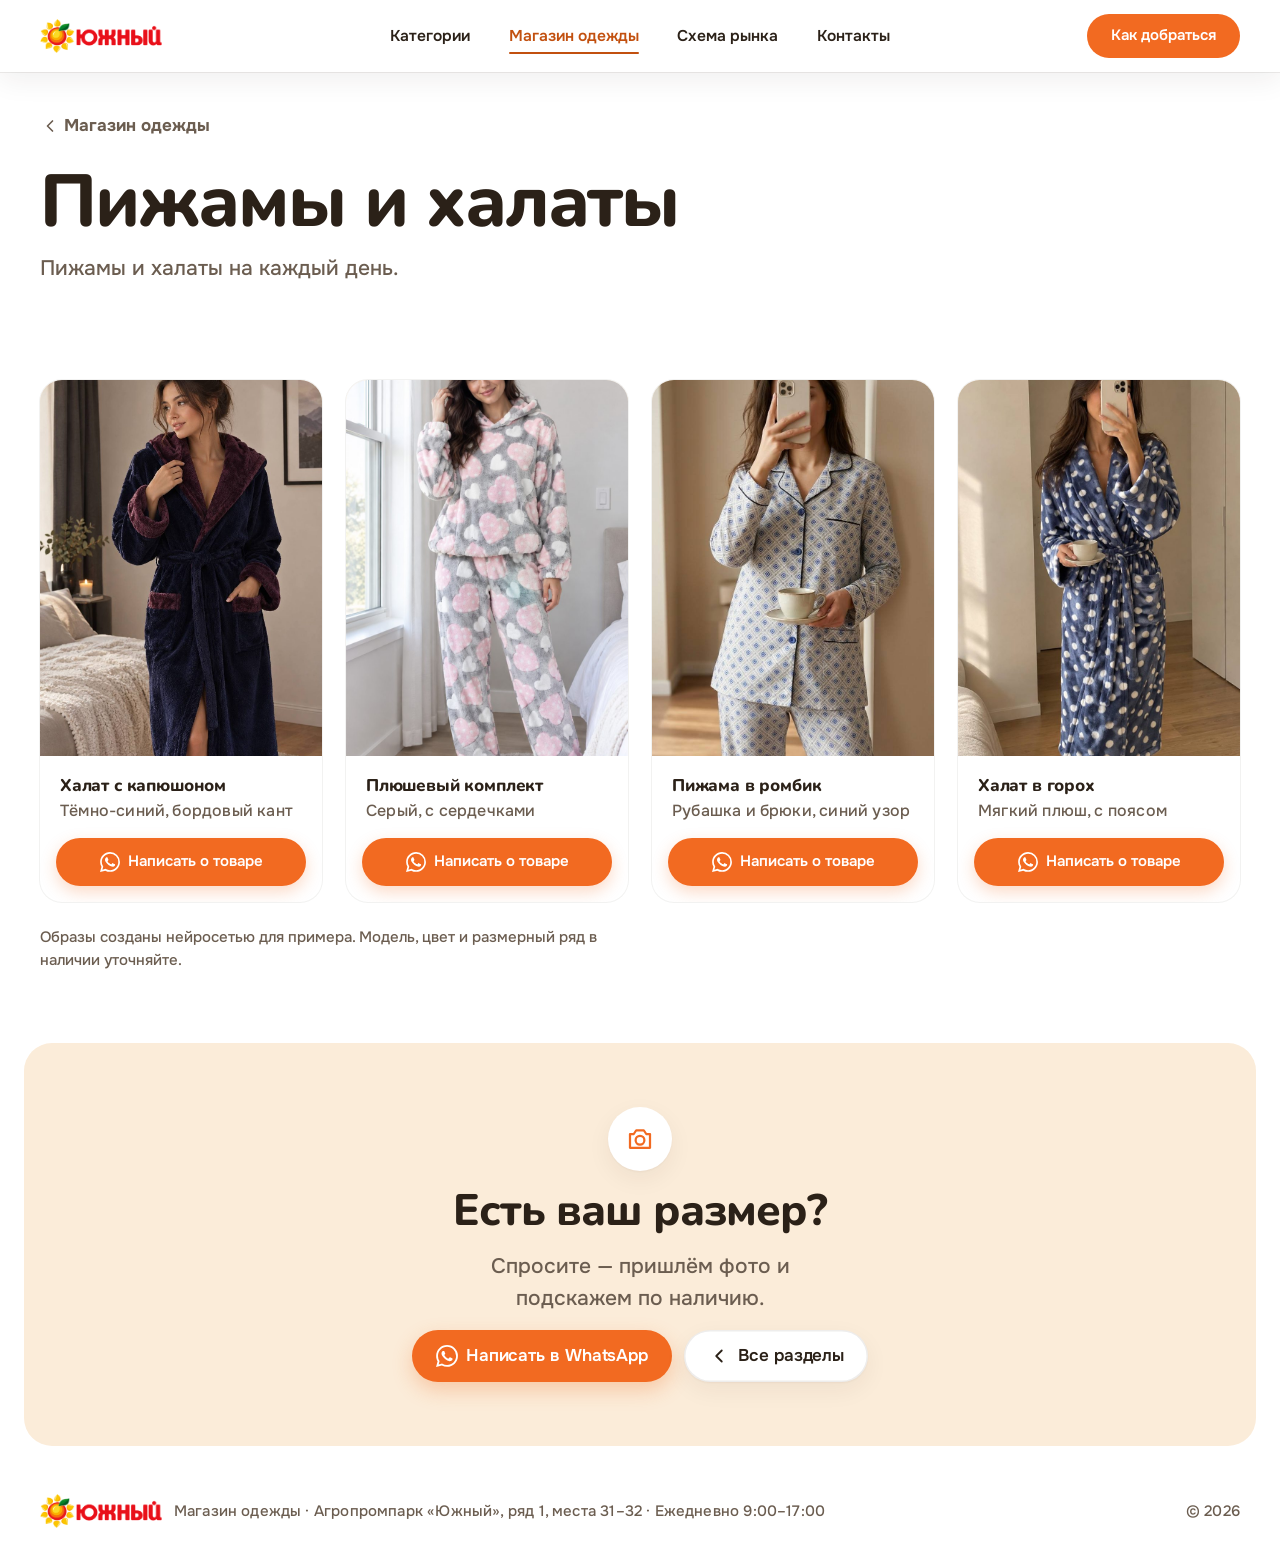
<file: pizhamy.html>
<!doctype html>
<html lang="ru">
<head>
  <meta charset="utf-8">
  <meta name="viewport" content="width=device-width, initial-scale=1, viewport-fit=cover">
  <title>Пижамы и халаты — магазин одежды на рынке «Южный»</title>
  <meta name="description" content="Пижамы, халаты и домашняя одежда в магазине одежды на рынке «Южный».">
  <meta name="theme-color" content="#fffbf3">
  <meta property="og:type" content="website">
  <meta property="og:locale" content="ru_RU">
  <meta property="og:title" content="Пижамы — магазин одежды на рынке «Южный»">
  <meta property="og:description" content="Пижамы, халаты и домашняя одежда в магазине одежды на рынке «Южный».">
  <meta property="og:image" content="assets/img/store/corner.jpg">
  <link rel="icon" href="assets/img/favicon.png" type="image/png">
  <link rel="apple-touch-icon" href="assets/img/favicon.png">
  <link rel="preconnect" href="https://fonts.googleapis.com">
  <link rel="preconnect" href="https://fonts.gstatic.com" crossorigin>
  <link rel="stylesheet" href="https://fonts.googleapis.com/css2?family=Nunito:wght@700;800&family=Onest:wght@400;500;600;700&display=swap">
  <link rel="stylesheet" href="assets/css/style.css?v=10">
  </head>
<body class="has-dock">

<svg xmlns="http://www.w3.org/2000/svg" style="display:none">
  <symbol id="i-menu" viewBox="0 0 24 24"><path d="M4 7h16M4 12h16M4 17h16" fill="none" stroke="currentColor" stroke-width="2" stroke-linecap="round"/></symbol>
  <symbol id="i-close" viewBox="0 0 24 24"><path d="M6 6l12 12M18 6L6 18" fill="none" stroke="currentColor" stroke-width="2" stroke-linecap="round"/></symbol>
  <symbol id="i-phone" viewBox="0 0 24 24"><path d="M5 4h3l2 5-2.5 1.5a11 11 0 0 0 6 6L15 14l5 2v3a2 2 0 0 1-2 2A16 16 0 0 1 3 6a2 2 0 0 1 2-2" fill="none" stroke="currentColor" stroke-width="1.8" stroke-linejoin="round"/></symbol>
  <symbol id="i-chev-r" viewBox="0 0 24 24"><path d="M9 6l6 6-6 6" fill="none" stroke="currentColor" stroke-width="2" stroke-linecap="round" stroke-linejoin="round"/></symbol>
</svg>
<svg xmlns="http://www.w3.org/2000/svg" style="display:none">
  <symbol id="i-whatsapp" viewBox="0 0 24 24"><path fill="currentColor" d="M17.47 14.38c-.3-.15-1.76-.87-2.03-.97-.27-.1-.47-.15-.67.15-.2.3-.77.97-.94 1.16-.17.2-.35.22-.64.08-.3-.15-1.26-.46-2.39-1.48-.88-.79-1.48-1.76-1.65-2.06-.17-.3-.02-.46.13-.6.13-.14.3-.35.45-.52.15-.18.2-.3.3-.5.1-.2.05-.37-.03-.52-.07-.15-.67-1.61-.91-2.2-.24-.58-.49-.5-.67-.51h-.57c-.2 0-.52.07-.8.37-.27.3-1.04 1.02-1.04 2.48s1.07 2.88 1.21 3.07c.15.2 2.1 3.2 5.08 4.49.71.3 1.26.49 1.7.62.71.23 1.36.2 1.87.12.57-.09 1.76-.72 2-1.41.25-.7.25-1.29.18-1.41-.08-.13-.28-.2-.57-.35m-5.42 7.4h-.01a9.87 9.87 0 0 1-5.03-1.37l-.36-.22-3.74.98 1-3.65-.24-.37a9.86 9.86 0 0 1-1.51-5.26c0-5.45 4.44-9.88 9.89-9.88 2.64 0 5.12 1.03 6.99 2.9a9.83 9.83 0 0 1 2.89 6.99c0 5.45-4.44 9.88-9.88 9.88m8.41-18.3A11.82 11.82 0 0 0 12.05 0C5.5 0 .16 5.34.16 11.89c0 2.1.55 4.14 1.59 5.95L.06 24l6.3-1.65a11.88 11.88 0 0 0 5.68 1.45h.01c6.55 0 11.89-5.34 11.89-11.89a11.82 11.82 0 0 0-3.48-8.41z"/></symbol>
  <symbol id="i-camera" viewBox="0 0 24 24"><g fill="none" stroke="currentColor" stroke-width="1.8" stroke-linejoin="round"><path d="M4 8h3l2-3h6l2 3h3v11H4z"/><circle cx="12" cy="13" r="3.5"/></g></symbol>
  <symbol id="i-chev-l" viewBox="0 0 24 24"><path d="M15 6l-6 6 6 6" fill="none" stroke="currentColor" stroke-width="2" stroke-linecap="round" stroke-linejoin="round"/></symbol>
</svg>

<header class="header">
  <div class="container header__inner">
    <button class="icon-btn icon-btn--glass header__burger" type="button" data-menu-open aria-expanded="false" aria-controls="menu" aria-label="Открыть меню">
      <svg><use href="#i-menu"/></svg>
    </button>
    <a class="header__logo" href="index.html" aria-label="Агропромпарк «Южный», на главную">
      <img class="logo" src="assets/img/logo.png" alt="" width="1200" height="335">
    </a>
    <nav class="header__nav" aria-label="Основное меню">
      <a href="index.html#kategorii">Категории</a>
      <a href="magazin.html" aria-current="page">Магазин одежды</a>
      <a href="index.html#shema">Схема рынка</a>
      <a href="index.html#kontakty">Контакты</a>
    </nav>
    <div class="header__right">
      <a class="header__cta" href="index.html#kak-dobratsya">Как добраться</a>
      <!-- TODO: заменить на телефон магазина -->
      <a class="icon-btn icon-btn--glass header__phone" href="tel:+78552473035" aria-label="Позвонить">
        <svg><use href="#i-phone"/></svg><span class="header__phone-text">Позвонить</span>
      </a>
    </div>
  </div>
</header>

<div class="menu" id="menu" role="dialog" aria-modal="true" aria-label="Меню" aria-hidden="true" inert>
  <div class="menu__top">
    <button class="icon-btn menu__close" type="button" data-menu-close aria-label="Закрыть меню"><svg><use href="#i-close"/></svg></button>
  </div>
  <div class="menu__body">
    <div class="menu__logo"><img class="logo" src="assets/img/logo.png" alt="" width="1200" height="335"></div>
    <ul class="menu__list">
      <li><a href="index.html">Главная <svg><use href="#i-chev-r"/></svg></a></li>
      <li><a href="index.html#kategorii">Категории <svg><use href="#i-chev-r"/></svg></a></li>
      <li><a href="magazin.html">Магазин одежды <svg><use href="#i-chev-r"/></svg></a></li>
      <li><a href="index.html#kak-dobratsya">Как добраться <svg><use href="#i-chev-r"/></svg></a></li>
      <li><a href="index.html#shema">Схема рынка <svg><use href="#i-chev-r"/></svg></a></li>
      <li><a href="index.html#kontakty">Контакты <svg><use href="#i-chev-r"/></svg></a></li>
    </ul>
  </div>
  <div class="menu__foot">
    <span>Ежедневно 9:00–17:00 · ул. Ахметшина, 115</span>
    <a class="btn btn--primary" href="tel:+78552473035"><svg><use href="#i-phone"/></svg>+7 (8552) 47-30-35</a>
  </div>
</div>

<main class="page-top">
  <section class="container store-hero">
    <a class="backlink" href="magazin.html"><svg aria-hidden="true"><use href="#i-chev-l"/></svg>Магазин одежды</a>
    <div class="reveal">
      <h1 class="display">Пижамы и халаты</h1>
      <p class="lead">Пижамы и халаты на каждый день.</p>
    </div>
  </section>

  <section class="section tone-white">
    <div class="container">
      <div class="pcards" style="--cols:4">
        <article class="pcard reveal">
          <button class="pcard__photo" type="button" data-lightbox="assets/img/store/robe-navy.jpg" data-caption="Халат с капюшоном" aria-label="Открыть фото: Халат с капюшоном"><img src="assets/img/store/robe-navy.jpg" alt="Тёмно-синий плюшевый халат с капюшоном и бордовой отделкой" loading="lazy" width="933" height="1400" style="object-position:50% 40%"></button>
          <div class="pcard__body">
            <div class="pcard__text"><h3 class="pcard__name">Халат с капюшоном</h3><p class="pcard__desc">Тёмно-синий, бордовый кант</p></div>
            <a class="pcard__btn" href="https://wa.me/70000000000?text=%D0%97%D0%B4%D1%80%D0%B0%D0%B2%D1%81%D1%82%D0%B2%D1%83%D0%B9%D1%82%D0%B5!%20%D0%98%D0%BD%D1%82%D0%B5%D1%80%D0%B5%D1%81%D1%83%D0%B5%D1%82%20%C2%AB%D0%A5%D0%B0%D0%BB%D0%B0%D1%82%20%D1%81%20%D0%BA%D0%B0%D0%BF%D1%8E%D1%88%D0%BE%D0%BD%D0%BE%D0%BC%C2%BB%20(%D1%80%D0%B0%D0%B7%D0%B4%D0%B5%D0%BB%20%C2%AB%D0%9F%D0%B8%D0%B6%D0%B0%D0%BC%D1%8B%20%D0%B8%20%D1%85%D0%B0%D0%BB%D0%B0%D1%82%D1%8B%C2%BB)%20%D0%B2%20%D0%BC%D0%B0%D0%B3%D0%B0%D0%B7%D0%B8%D0%BD%D0%B5%20%D0%BE%D0%B4%D0%B5%D0%B6%D0%B4%D1%8B%20%D0%BD%D0%B0%20%D1%80%D1%8B%D0%BD%D0%BA%D0%B5%20%C2%AB%D0%AE%D0%B6%D0%BD%D1%8B%D0%B9%C2%BB.%20%D0%95%D1%81%D1%82%D1%8C%20%D0%BC%D0%BE%D0%B9%20%D1%80%D0%B0%D0%B7%D0%BC%D0%B5%D1%80%3F" target="_blank" rel="noopener"><svg aria-hidden="true"><use href="#i-whatsapp"/></svg><span class="long">Написать о товаре</span><span class="short">Написать</span></a>
          </div>
        </article>
        <article class="pcard reveal">
          <button class="pcard__photo" type="button" data-lightbox="assets/img/store/cat-pizhamy.jpg" data-caption="Плюшевый комплект" aria-label="Открыть фото: Плюшевый комплект"><img src="assets/img/store/cat-pizhamy.jpg" alt="Плюшевый комплект с розовыми и белыми сердечками на сером" loading="lazy" width="788" height="1400" style="object-position:50% 40%"></button>
          <div class="pcard__body">
            <div class="pcard__text"><h3 class="pcard__name">Плюшевый комплект</h3><p class="pcard__desc">Серый, с сердечками</p></div>
            <a class="pcard__btn" href="https://wa.me/70000000000?text=%D0%97%D0%B4%D1%80%D0%B0%D0%B2%D1%81%D1%82%D0%B2%D1%83%D0%B9%D1%82%D0%B5!%20%D0%98%D0%BD%D1%82%D0%B5%D1%80%D0%B5%D1%81%D1%83%D0%B5%D1%82%20%C2%AB%D0%9F%D0%BB%D1%8E%D1%88%D0%B5%D0%B2%D1%8B%D0%B9%20%D0%BA%D0%BE%D0%BC%D0%BF%D0%BB%D0%B5%D0%BA%D1%82%C2%BB%20(%D1%80%D0%B0%D0%B7%D0%B4%D0%B5%D0%BB%20%C2%AB%D0%9F%D0%B8%D0%B6%D0%B0%D0%BC%D1%8B%20%D0%B8%20%D1%85%D0%B0%D0%BB%D0%B0%D1%82%D1%8B%C2%BB)%20%D0%B2%20%D0%BC%D0%B0%D0%B3%D0%B0%D0%B7%D0%B8%D0%BD%D0%B5%20%D0%BE%D0%B4%D0%B5%D0%B6%D0%B4%D1%8B%20%D0%BD%D0%B0%20%D1%80%D1%8B%D0%BD%D0%BA%D0%B5%20%C2%AB%D0%AE%D0%B6%D0%BD%D1%8B%D0%B9%C2%BB.%20%D0%95%D1%81%D1%82%D1%8C%20%D0%BC%D0%BE%D0%B9%20%D1%80%D0%B0%D0%B7%D0%BC%D0%B5%D1%80%3F" target="_blank" rel="noopener"><svg aria-hidden="true"><use href="#i-whatsapp"/></svg><span class="long">Написать о товаре</span><span class="short">Написать</span></a>
          </div>
        </article>
        <article class="pcard reveal">
          <button class="pcard__photo" type="button" data-lightbox="assets/img/store/pajama-diamond.jpg" data-caption="Пижама в ромбик" aria-label="Открыть фото: Пижама в ромбик"><img src="assets/img/store/pajama-diamond.jpg" alt="Пижама рубашка и брюки: синий геометрический узор, тёмный кант" loading="lazy" width="768" height="1376" style="object-position:50% 45%"></button>
          <div class="pcard__body">
            <div class="pcard__text"><h3 class="pcard__name">Пижама в ромбик</h3><p class="pcard__desc">Рубашка и брюки, синий узор</p></div>
            <a class="pcard__btn" href="https://wa.me/70000000000?text=%D0%97%D0%B4%D1%80%D0%B0%D0%B2%D1%81%D1%82%D0%B2%D1%83%D0%B9%D1%82%D0%B5!%20%D0%98%D0%BD%D1%82%D0%B5%D1%80%D0%B5%D1%81%D1%83%D0%B5%D1%82%20%C2%AB%D0%9F%D0%B8%D0%B6%D0%B0%D0%BC%D0%B0%20%D0%B2%20%D1%80%D0%BE%D0%BC%D0%B1%D0%B8%D0%BA%C2%BB%20(%D1%80%D0%B0%D0%B7%D0%B4%D0%B5%D0%BB%20%C2%AB%D0%9F%D0%B8%D0%B6%D0%B0%D0%BC%D1%8B%20%D0%B8%20%D1%85%D0%B0%D0%BB%D0%B0%D1%82%D1%8B%C2%BB)%20%D0%B2%20%D0%BC%D0%B0%D0%B3%D0%B0%D0%B7%D0%B8%D0%BD%D0%B5%20%D0%BE%D0%B4%D0%B5%D0%B6%D0%B4%D1%8B%20%D0%BD%D0%B0%20%D1%80%D1%8B%D0%BD%D0%BA%D0%B5%20%C2%AB%D0%AE%D0%B6%D0%BD%D1%8B%D0%B9%C2%BB.%20%D0%95%D1%81%D1%82%D1%8C%20%D0%BC%D0%BE%D0%B9%20%D1%80%D0%B0%D0%B7%D0%BC%D0%B5%D1%80%3F" target="_blank" rel="noopener"><svg aria-hidden="true"><use href="#i-whatsapp"/></svg><span class="long">Написать о товаре</span><span class="short">Написать</span></a>
          </div>
        </article>
        <article class="pcard reveal">
          <button class="pcard__photo" type="button" data-lightbox="assets/img/store/robe-polka.jpg" data-caption="Халат в горох" aria-label="Открыть фото: Халат в горох"><img src="assets/img/store/robe-polka.jpg" alt="Мягкий синий халат в белый горох с поясом и карманами" loading="lazy" width="788" height="1400" style="object-position:50% 45%"></button>
          <div class="pcard__body">
            <div class="pcard__text"><h3 class="pcard__name">Халат в горох</h3><p class="pcard__desc">Мягкий плюш, с поясом</p></div>
            <a class="pcard__btn" href="https://wa.me/70000000000?text=%D0%97%D0%B4%D1%80%D0%B0%D0%B2%D1%81%D1%82%D0%B2%D1%83%D0%B9%D1%82%D0%B5!%20%D0%98%D0%BD%D1%82%D0%B5%D1%80%D0%B5%D1%81%D1%83%D0%B5%D1%82%20%C2%AB%D0%A5%D0%B0%D0%BB%D0%B0%D1%82%20%D0%B2%20%D0%B3%D0%BE%D1%80%D0%BE%D1%85%C2%BB%20(%D1%80%D0%B0%D0%B7%D0%B4%D0%B5%D0%BB%20%C2%AB%D0%9F%D0%B8%D0%B6%D0%B0%D0%BC%D1%8B%20%D0%B8%20%D1%85%D0%B0%D0%BB%D0%B0%D1%82%D1%8B%C2%BB)%20%D0%B2%20%D0%BC%D0%B0%D0%B3%D0%B0%D0%B7%D0%B8%D0%BD%D0%B5%20%D0%BE%D0%B4%D0%B5%D0%B6%D0%B4%D1%8B%20%D0%BD%D0%B0%20%D1%80%D1%8B%D0%BD%D0%BA%D0%B5%20%C2%AB%D0%AE%D0%B6%D0%BD%D1%8B%D0%B9%C2%BB.%20%D0%95%D1%81%D1%82%D1%8C%20%D0%BC%D0%BE%D0%B9%20%D1%80%D0%B0%D0%B7%D0%BC%D0%B5%D1%80%3F" target="_blank" rel="noopener"><svg aria-hidden="true"><use href="#i-whatsapp"/></svg><span class="long">Написать о товаре</span><span class="short">Написать</span></a>
          </div>
        </article>
      </div>
      <p class="note reveal">Образы созданы нейросетью для примера. Модель, цвет и размерный ряд в наличии уточняйте.</p>
    </div>
  </section>

  <section class="section tone-warm">
    <div class="container">
      <div class="ask reveal">
        <span class="ask__icon"><svg><use href="#i-camera"/></svg></span>
        <h2 class="title">Есть ваш размер?</h2>
        <p class="lead">Спросите — пришлём фото и подскажем по наличию.</p>
        <div class="ask__actions">
          <a class="btn btn--primary" href="https://wa.me/70000000000" target="_blank" rel="noopener"><svg><use href="#i-whatsapp"/></svg>Написать в WhatsApp</a>
          <a class="btn btn--ghost" href="magazin.html"><svg><use href="#i-chev-l"/></svg>Все разделы</a>
        </div>
      </div>
    </div>
  </section>
</main>

<footer class="footer tone-bg">
  <div class="container footer__inner">
    <img class="logo" src="assets/img/logo.png" alt="" width="1200" height="335">
    <p>Магазин одежды · Агропромпарк «Южный», ряд 1, места 31–32 · Ежедневно 9:00–17:00</p>
    <p>© 2026</p>
  </div>
</footer>

<div class="dock">
  <a class="btn btn--primary" href="https://wa.me/70000000000" target="_blank" rel="noopener"><svg><use href="#i-whatsapp"/></svg>Написать в WhatsApp</a>
</div>

<div class="lightbox" aria-hidden="true" role="dialog" aria-modal="true" aria-label="Просмотр фото">
  <div class="lightbox__scrim"></div>
  <div class="lightbox__stage">
    <img class="lightbox__img" alt="" draggable="false">
  </div>
  <div class="lightbox__ui">
    <button class="lightbox__close" type="button" aria-label="Закрыть"><svg><use href="#i-close"/></svg></button>
    <button class="lightbox__nav lightbox__nav--prev" type="button" aria-label="Предыдущее фото"><svg><use href="#i-chev-l"/></svg></button>
    <button class="lightbox__nav lightbox__nav--next" type="button" aria-label="Следующее фото"><svg><use href="#i-chev-r"/></svg></button>
    <span class="lightbox__caption"></span>
  </div>
</div>

<script src="assets/js/app.js?v=10" defer></script>
</body>
</html>
</file>
<file: assets/css/style.css>
/* ==========================================================================
   Агропромпарк «Южный» — стили
   Палитра взята из логотипа: небо, подсолнух, апельсин, фирменный красный.
   ========================================================================== */

:root {
  color-scheme: light;

  --bg: #fbecd9;
  --bg-rgb: 251, 236, 217;
  --warm: #fbecd9;
  --surface: #ffffff;
  --surface-sun: #fbecd9;
  --ink: #2b2118;
  --text: #2b2118;
  --text-2: #6b5d50;
  --line: rgba(43, 33, 24, 0.08);

  --sun: #ffc629;
  --orange: #f26a21;
  --orange-press: #e05a12;
  --orange-text: #c2500f; /* оранжевый для мелкого текста: контраст на молочном ≥ 4.5:1 */
  --red: #e3141e;
  --green: #2e9e3a;

  --radius-l: 28px;
  --radius-m: 22px;
  --radius-s: 14px;
  --shadow-soft: 0 1px 2px rgba(43, 33, 24, 0.04), 0 8px 24px rgba(43, 33, 24, 0.06);
  --shadow-lift: 0 2px 4px rgba(43, 33, 24, 0.05), 0 18px 40px rgba(43, 33, 24, 0.1);

  --gutter: clamp(16px, 4vw, 40px);
  --max: 1240px;
  --header-h: 64px;

  /* Критически задемпфированная «пружина» для CSS-переходов (без перелёта) */
  --ease-spring: cubic-bezier(0.22, 1, 0.36, 1);
  --ease-out: cubic-bezier(0.25, 0.8, 0.25, 1);

  --font-head: "Nunito", system-ui, -apple-system, "Segoe UI", Roboto, sans-serif;
  --font-body: "Onest", system-ui, -apple-system, "Segoe UI", Roboto, sans-serif;
  font-family: var(--font-body);
  font-size: 100%;
  line-height: 1.55;
}

/* ПРАВИЛА ОТСТУПОВ (сетка 8 px, на телефоне / от 760 / от 1200):
   боковое поле страницы  --gutter     плавно от 16 (телефон) до 40 (широкий экран)
   вертикаль секции       --section-pad 40 / 56 / 64   (у лёгких блоков --section-pad-tight 24 / 32 / 40)
   заголовок -> содержимое --head-gap   24 / 32 / 48
   между карточками       --gap         12 / 16 / 24
   между колонками        --gap-lg      24 / 32 / 48
   внутри панели          --panel-pad   24 / 32 / 32
   под шапкой страницы    --stack       24 / 32 / 32
   Любые новые отступы берутся только из этих переменных и шкалы --s1…--s8. */
/* ---------- Шкала отступов: база 4 px. Все отступы на сайте берутся только отсюда ---------- */
:root {
  --s1: 4px; --s2: 8px; --s3: 12px; --s4: 16px; --s5: 24px; --s6: 32px; --s7: 48px; --s8: 64px;
  --gap: 12px;               /* между карточками одной сетки */
  --gap-lg: 24px;            /* между колонками крупных блоков */
  --section-pad: 40px;       /* вертикальный отступ секции (между секциями получается вдвое больше) */
  --section-pad-tight: 24px;
  --head-gap: 24px;          /* от заголовка секции до её содержимого */
  --panel-pad: 24px;         /* внутри панелей */
  --pad-xl: 32px;            /* внутри крупных плашек: призыв, «скоро» */
  --card-pad: 12px;          /* внутри карточек */
  --stack: 24px;             /* отступ под шапкой страницы / под фото перед следующим блоком */
}
@media (min-width: 760px) {
  :root { --gap: 16px; --gap-lg: 32px; --section-pad: 56px; --section-pad-tight: 32px; --head-gap: 32px; --panel-pad: 32px; --pad-xl: 48px; --card-pad: 16px; --stack: 32px; }
}
@media (min-width: 1200px) {
  :root { --gap: 24px; --gap-lg: 48px; --section-pad: 64px; --section-pad-tight: 40px; --head-gap: 48px; --pad-xl: 64px; }
}

*,
*::before,
*::after { box-sizing: border-box; }

html { -webkit-text-size-adjust: 100%; scroll-behavior: smooth; }
@media (prefers-reduced-motion: reduce) { html { scroll-behavior: auto; } }

body {
  margin: 0;
  background: var(--bg);
  color: var(--text);
  font-weight: 500;
  font-size: 1.0625rem;
  -webkit-font-smoothing: antialiased;
  font-optical-sizing: auto;
  text-rendering: optimizeLegibility;
  -webkit-tap-highlight-color: transparent;
  overflow-x: hidden;
}

img { display: block; max-width: 100%; }
a { color: inherit; text-decoration: none; }
button { font: inherit; color: inherit; border: 0; background: none; cursor: pointer; padding: 0; }
:focus-visible { outline: 3px solid var(--orange); outline-offset: 3px; border-radius: 10px; }

.visually-hidden {
  position: absolute; width: 1px; height: 1px; overflow: hidden;
  clip: rect(0 0 0 0); white-space: nowrap;
}

.container { width: min(100% - var(--gutter) * 2, var(--max)); margin-inline: auto; }
@media (min-width: 1700px) { :root { --max: 1360px; } }

/* ---------- Типографика: трекинг и интерлиньяж зависят от размера ---------- */

.display {
  font-size: clamp(2.35rem, 6.4vw, 4.6rem);
  line-height: 1.04;
  letter-spacing: -0.03em;
  font-family: var(--font-head);
  font-weight: 800;
  color: var(--ink);
  margin: 0;
  text-wrap: balance;
}
.title {
  font-size: clamp(1.75rem, 4vw, 2.75rem);
  line-height: 1.1;
  letter-spacing: -0.022em;
  font-family: var(--font-head);
  font-weight: 800;
  color: var(--ink);
  margin: 0;
  text-wrap: balance;
}
.subtitle {
  font-size: clamp(1.25rem, 2.2vw, 1.5rem);
  line-height: 1.2;
  letter-spacing: -0.012em;
  font-family: var(--font-head);
  font-weight: 800;
  color: var(--ink);
  margin: 0;
}
.lead {
  font-size: clamp(1.125rem, 1.7vw, 1.3125rem);
  line-height: 1.5;
  color: var(--text-2);
  margin: 0;
  max-width: 38ch;
  text-wrap: pretty;
}

.section { padding-block: var(--section-pad); }

.section__head { display: grid; gap: var(--s3); margin-bottom: var(--head-gap); }

/* ---------- Кнопки: отклик на нажатие мгновенный, на pointer-down ---------- */

.btn {
  display: inline-flex; align-items: center; justify-content: center; gap: var(--s2);
  min-height: 52px; padding: 0 var(--s5);
  border-radius: 999px;
  font-weight: 600; font-size: 1.0625rem; letter-spacing: -0.005em;
  transition: transform 100ms var(--ease-out), background-color 200ms, box-shadow 200ms;
  user-select: none; -webkit-user-select: none;
}
.btn:active { transform: scale(0.97); }
.btn svg { width: 22px; height: 22px; flex: none; }
.btn--primary { background: var(--orange); color: #fff; box-shadow: 0 8px 20px rgba(242, 106, 33, 0.28); }
.btn--primary:hover { background: var(--orange-press); }

.btn--ghost { background: var(--surface); color: var(--ink); box-shadow: inset 0 0 0 1.5px var(--line), var(--shadow-soft); }
.btn--ghost:hover { box-shadow: inset 0 0 0 1.5px rgba(43, 33, 24, 0.18), var(--shadow-soft); }

/* ---------- Логотип ---------- */

.logo { display: block; height: 40px; width: auto; }

/* ---------- Шапка: полупрозрачный материал, контент прокручивается под ней ---------- */

.header {
  position: fixed; inset: 0 0 auto; z-index: 50;
  height: var(--header-h);
}
.header__inner {
  height: 100%;
  display: grid; grid-template-columns: 1fr auto 1fr; align-items: center; gap: var(--s4);
}
.header__logo { justify-self: center; transition: opacity 300ms var(--ease-out), transform 300ms var(--ease-spring); }
.header__logo .logo { height: 34px; }
.header[data-hero] .header__logo { opacity: 0; transform: translateY(-6px); pointer-events: none; }
.header[data-hero].is-solid .header__logo { opacity: 1; transform: none; pointer-events: auto; }
.header__nav { display: none; }
.header__right { justify-self: end; display: flex; align-items: center; gap: var(--s2); }

.icon-btn {
  width: 44px; height: 44px; border-radius: 50%;
  display: grid; place-items: center;
  color: var(--ink);
  transition: transform 100ms var(--ease-out), background-color 200ms;
}
.icon-btn:active { transform: scale(0.92); }
.icon-btn svg { width: 24px; height: 24px; }
.icon-btn--glass {
  background: rgba(255, 255, 255, 0.55);
  backdrop-filter: blur(16px) saturate(170%);
  -webkit-backdrop-filter: blur(16px) saturate(170%);
  box-shadow: inset 0 1px 0 rgba(255, 255, 255, 0.6), 0 4px 14px rgba(43, 33, 24, 0.12);
}
.header.is-solid .icon-btn--glass { background: rgba(43, 33, 24, 0.05); box-shadow: none; }

@media (min-width: 900px) {
  :root { --header-h: 72px; }
  .header__inner { grid-template-columns: 1fr auto 1fr; }
  .header__logo { justify-self: start; order: -1; }
  .header__burger { display: none; }
  /* Просто текст, без плашек: подсветка — только цветом и тонкой линией */
  .header__nav { display: flex; justify-content: center; gap: clamp(20px, 3vw, 40px); }
  .header__nav a {
    position: relative;
    padding: 8px 0;
    font-weight: 600; font-size: 0.975rem; color: var(--ink);
    transition: color 200ms, opacity 200ms;
  }
  .header__nav a::after {
    content: ""; position: absolute; left: 0; right: 0; bottom: 2px; height: 2px; border-radius: 2px;
    background: currentColor;
    transform: scaleX(0); transform-origin: 50% 50%;
    transition: transform 350ms var(--ease-spring);
  }
  .header__nav a:hover::after, .header__nav a[aria-current="page"]::after { transform: scaleX(1); }
  .header__nav a:active { opacity: 0.6; }
  .header__nav a[aria-current="page"] { color: var(--orange-text); }
  .header__phone-text { display: inline; }
}
.header__phone { gap: 8px; font-weight: 700; color: var(--ink); }
.header__phone-text { display: none; }
@media (min-width: 900px) {
  .header__phone { display: none; }
}

/* ---------- Меню: матовое стекло, появляется от кнопки ---------- */

.menu {
  position: fixed; inset: 0; z-index: 60;
  display: grid; grid-template-rows: auto 1fr auto;
  padding: max(16px, env(safe-area-inset-top)) var(--gutter) max(24px, env(safe-area-inset-bottom));
  background: rgba(var(--bg-rgb), 0.78);
  backdrop-filter: blur(0) saturate(100%);
  -webkit-backdrop-filter: blur(0) saturate(100%);
  opacity: 0; visibility: hidden;
  transform: scale(0.97);
  transform-origin: var(--menu-origin, 32px 32px);
  transition: opacity 280ms var(--ease-out), transform 420ms var(--ease-spring),
    backdrop-filter 420ms var(--ease-out), -webkit-backdrop-filter 420ms var(--ease-out), visibility 0s linear 420ms;
}
.menu.is-open {
  opacity: 1; visibility: visible; transform: none;
  backdrop-filter: blur(30px) saturate(180%);
  -webkit-backdrop-filter: blur(30px) saturate(180%);
  transition: opacity 280ms var(--ease-out), transform 420ms var(--ease-spring),
    backdrop-filter 420ms var(--ease-out), -webkit-backdrop-filter 420ms var(--ease-out), visibility 0s;
}
/* Пока открыто меню, страница «отступает» назад и приглушается — фокус на задаче */
main, .footer { transition: transform 520ms var(--ease-spring), opacity 320ms var(--ease-out); transform-origin: 50% 0; }
.menu-open main, .menu-open .footer { transform: scale(0.965); opacity: 0.55; }
.menu__top { display: flex; justify-content: flex-end; }
.menu__close { background: var(--surface); box-shadow: var(--shadow-soft); }
.menu__body { align-self: center; display: grid; gap: var(--s5); justify-items: center; }
.menu__logo .logo { height: 54px; }
.menu__list { list-style: none; margin: 0; padding: 0; display: grid; gap: var(--s3); width: min(100%, 440px); }
.menu__list a {
  display: flex; align-items: center; justify-content: space-between;
  min-height: 64px; padding: 0 22px;
  background: rgba(255, 255, 255, 0.8);
  border-radius: 999px;
  font-size: 1.375rem; font-weight: 700; letter-spacing: -0.015em; color: var(--ink);
  box-shadow: var(--shadow-soft);
  opacity: 0; transform: translateY(14px);
  transition: opacity 300ms var(--ease-out), transform 500ms var(--ease-spring), background-color 200ms;
}
.menu__list a:active { transform: scale(0.97); }
.menu__list a svg { width: 22px; height: 22px; color: var(--text-2); }
.menu.is-open .menu__list a { opacity: 1; transform: none; }
.menu.is-open .menu__list li:nth-child(1) a { transition-delay: 40ms; }
.menu.is-open .menu__list li:nth-child(2) a { transition-delay: 80ms; }
.menu.is-open .menu__list li:nth-child(3) a { transition-delay: 120ms; }
.menu.is-open .menu__list li:nth-child(4) a { transition-delay: 160ms; }
.menu.is-open .menu__list li:nth-child(5) a { transition-delay: 200ms; }
.menu__foot { display: grid; gap: var(--s3); justify-items: center; text-align: center; color: var(--text-2); font-size: 0.9375rem; }

/* ---------- Главный экран ---------- */

.hero {
  position: relative;
  height: 100svh; min-height: 560px; max-height: 1100px;
  overflow: hidden;
  background: linear-gradient(#2c88df, #54aff8 40%, #bfe3f9);
}
.hero__img {
  position: absolute; inset: 0;
  width: 100%; height: 100%;
  object-fit: cover;
  object-position: 26% 57%;
  transform-origin: 50% 100%;
  will-change: transform;
}
@media (min-aspect-ratio: 1/1) { .hero__img { object-position: 50% 57%; } }
/* Мягкая дымка: небо растворяется вокруг логотипа, низ — в фон страницы */
.hero::before {
  content: ""; position: absolute; inset: 0; z-index: 1; pointer-events: none;
  background:
    radial-gradient(60% 34% at 50% 30%, rgba(255, 255, 255, 0.55), transparent 70%),
    linear-gradient(to bottom, rgba(44, 136, 223, 0.35), transparent 22%);
}
.hero::after {
  content: ""; position: absolute; inset: auto 0 0; height: 26%; z-index: 1; pointer-events: none;
  background: linear-gradient(to bottom, rgba(var(--bg-rgb), 0), var(--bg));
}
.hero__brand {
  position: absolute; z-index: 2; left: 50%; top: 23%;
  width: min(80vw, 560px);
  transform: translate(-50%, -50%);
  text-align: center;
  will-change: transform, opacity;
}
.hero__brand .logo { width: 100%; height: auto; filter: drop-shadow(0 6px 22px rgba(43, 33, 24, 0.18)); }
.hero__tag {
  text-wrap: balance;
  margin: var(--s3) 0 0;
  font-weight: 700; font-size: clamp(0.95rem, 1.8vw, 1.2rem);
  letter-spacing: 0.08em; text-transform: uppercase;
  color: var(--ink);
}
.hero__scroll {
  position: absolute; z-index: 2; left: 50%; bottom: max(22px, env(safe-area-inset-bottom));
  translate: -50% 0;
  width: 52px; height: 52px;
  color: var(--ink);
  animation: nudge 2.6s var(--ease-out) infinite;
}
.hero__scroll svg { width: 30px; height: 30px; }
@keyframes nudge { 0%, 60%, 100% { transform: translateY(0); } 30% { transform: translateY(6px); } }

/* ---------- Полоса «главное» сразу под первым экраном ---------- */

/* ---------- Карусель категорий: нативная прокрутка с инерцией и доводкой ---------- */

.carousel-head { display: flex; align-items: flex-end; justify-content: space-between; gap: var(--s5); margin-bottom: var(--head-gap); }
.carousel-head .lead { margin-top: var(--s3); }
.carousel-nav { display: none; gap: var(--s2); flex: none; }
@media (hover: hover) and (min-width: 760px) { .carousel-nav { display: flex; } }
.carousel-nav__btn {
  width: 44px; height: 44px; border-radius: 50%;
  display: grid; place-items: center;
  background: rgba(43, 33, 24, 0.07); color: var(--ink);
  transition: transform 100ms var(--ease-out), background-color 200ms, opacity 250ms;
}
.carousel-nav__btn:hover { background: rgba(43, 33, 24, 0.12); }
.carousel-nav__btn:active { transform: scale(0.92); }
.carousel-nav__btn:disabled { opacity: 0.3; cursor: default; }
.carousel-nav__btn svg { width: 22px; height: 22px; }

.carousel {
  /* Первая карточка выровнена по сетке страницы, остальные уходят за край экрана */
  --inset: max(var(--gutter), calc((100vw - var(--max)) / 2));
}
.carousel__track {
  list-style: none; margin: 0;
  display: flex; gap: var(--gap);
  padding: var(--s1) var(--inset) var(--s3);
  overflow-x: auto; overscroll-behavior-x: contain;
  scroll-snap-type: x mandatory;
  scroll-padding-inline: var(--inset);
  scrollbar-width: none;
  -webkit-overflow-scrolling: touch;
}
.carousel__track::-webkit-scrollbar { display: none; }
.carousel__track.is-dragging { scroll-snap-type: none; cursor: grabbing; user-select: none; -webkit-user-select: none; }
.carousel__track.is-dragging img { pointer-events: none; }
.ccard { flex: none; width: clamp(220px, 64vw, 300px); scroll-snap-align: start; }
@media (min-width: 900px) {
  .carousel { width: min(100% - var(--gutter) * 2, var(--max)); margin-inline: auto; --inset: 0px; }
  .carousel__track { padding: var(--s1) 0 var(--s3); scroll-padding-inline: 0; }
  .ccard { width: calc((100% - 3 * var(--gap)) / 4); }
}
.ccard__media {
  aspect-ratio: 4 / 5;
  border-radius: var(--radius-l);
  overflow: hidden;
  background: var(--surface-sun);
  box-shadow: var(--shadow-soft);
}
.ccard__media img { width: 100%; height: 100%; object-fit: cover; transition: transform 800ms var(--ease-spring); }
@media (hover: hover) { .ccard:hover .ccard__media img { transform: scale(1.035); } }
.ccard__name {
  margin: var(--s3) var(--s1) 0;
  font-family: var(--font-head); font-weight: 800;
  font-size: 1.1875rem; letter-spacing: -0.01em; line-height: 1.2;
  color: var(--ink);
}

/* ---------- Блок магазина: крупно, по центру, одно действие ---------- */

.store-tile {
  display: grid; gap: var(--gap-lg); align-items: center;
  transition: transform 100ms var(--ease-out);
}
.store-tile:active { transform: scale(0.99); }
.store-tile__text { display: grid; justify-items: start; gap: var(--s3); }

.store-tile__text .lead { max-width: 32ch; }
.store-tile__text .btn { margin-top: var(--s2); }
.store-tile__collage {
  display: grid; grid-template-columns: 1fr 1fr; gap: var(--gap);
}
.store-tile__collage img {
  width: 100%; height: 100%; object-fit: cover;
  border-radius: var(--radius-m);
  box-shadow: var(--shadow-soft);
  transition: transform 800ms var(--ease-spring), box-shadow 300ms var(--ease-out);
}
.store-tile__collage .c1 { grid-column: 1 / -1; aspect-ratio: 16 / 10; }
.store-tile__collage .c2, .store-tile__collage .c3 { aspect-ratio: 1; }
.store-tile:hover .store-tile__collage img { box-shadow: var(--shadow-lift); }
.store-tile:hover .store-tile__collage .c1 { transform: scale(1.012); }
@media (min-width: 900px) {
  .store-tile { grid-template-columns: 1fr 1.25fr; }
  .store-tile__collage { grid-template-rows: 1fr 1fr; height: clamp(360px, 40vw, 520px); }
  .store-tile__collage .c1 { grid-column: 1; grid-row: 1 / 3; aspect-ratio: auto; }
  .store-tile__collage .c2, .store-tile__collage .c3 { aspect-ratio: auto; }
}

/* ---------- Как добраться ---------- */

.route { display: grid; gap: var(--gap); }
@media (min-width: 900px) { .route { grid-template-columns: 1.5fr 1fr; align-items: stretch; } }
.map {
  position: relative; min-height: 340px;
  border-radius: var(--radius-l); overflow: hidden;
  background: var(--surface-sun);
  box-shadow: var(--shadow-soft);
}
.map iframe { position: absolute; inset: 0; width: 100%; height: 100%; border: 0; }
.panel {
  display: grid; gap: var(--s4); align-content: start;
  padding: var(--panel-pad);
  background: var(--surface);
  border-radius: var(--radius-l);
  box-shadow: var(--shadow-soft);
}
.panel__row { display: flex; gap: var(--s3); }
.panel__row svg { width: 24px; height: 24px; color: var(--orange); flex: none; margin-top: 2px; }
.panel__row b { display: block; color: var(--ink); font-weight: 700; }
.panel__row span, .panel__row a { color: var(--text-2); }
.panel__row a:hover { color: var(--orange-text); }
.panel__actions { display: grid; gap: var(--s3); margin-top: var(--s2); }

/* ---------- Подвал ---------- */

.footer { padding: var(--s6) 0 calc(var(--s6) + env(safe-area-inset-bottom)); }
.footer__inner { display: grid; gap: var(--s4); align-items: center; }
.footer .logo { height: 34px; }
.footer p { margin: 0; color: var(--text-2); font-size: 0.9375rem; }
@media (min-width: 760px) { .footer__inner { grid-template-columns: auto 1fr auto; gap: 32px; } }

/* ==========================================================================
   Страница магазина
   ========================================================================== */

.page-top { padding-top: calc(var(--header-h) + var(--head-gap)); }

.store-hero { display: grid; gap: var(--s5); }
.store-hero__photo {
  position: relative;
  border-radius: var(--radius-l); overflow: hidden;
  aspect-ratio: 4 / 3;
  box-shadow: var(--shadow-soft);
}
@media (min-width: 760px) { .store-hero__photo { aspect-ratio: 21 / 9; } }
.store-hero__photo img { width: 100%; height: 100%; object-fit: cover; }

.perks { display: grid; gap: var(--gap); }
@media (min-width: 760px) { .perks { grid-template-columns: repeat(3, 1fr); } }
.perk {
  display: flex; gap: var(--s4); align-items: center;
  padding: var(--s4) var(--s5);
  background: var(--surface); border-radius: var(--radius-m);
  box-shadow: var(--shadow-soft);
}
@media (min-width: 760px) { .perk { display: grid; justify-items: start; padding: var(--s6); } }
.perk__icon {
  width: 54px; height: 54px; border-radius: 50%; flex: none;
  display: grid; place-items: center;
  background: var(--surface-sun); color: var(--orange);
}
.perk__icon svg { width: 28px; height: 28px; }
.perk b { display: block; color: var(--ink); font-weight: 700; font-size: 1.125rem; letter-spacing: -0.01em; }
.perk span { color: var(--text-2); font-size: 0.95rem; }

.find { display: grid; gap: var(--gap-lg); }
@media (min-width: 900px) { .find { grid-template-columns: 1fr 1.2fr; } }
.steps { list-style: none; margin: 0; padding: 0; display: grid; gap: var(--s4); counter-reset: step; }
.steps li { display: flex; gap: var(--s3); align-items: flex-start; counter-increment: step; }
.steps li::before {
  content: counter(step);
  flex: none; width: 34px; height: 34px; border-radius: 50%;
  display: grid; place-items: center;
  background: var(--orange); color: #fff; font-weight: 700; font-size: 0.95rem;
}
.steps b { display: block; color: var(--ink); font-weight: 700; }
.steps span { color: var(--text-2); font-size: 0.95rem; }

.ask {
  display: grid; gap: var(--s4); justify-items: center; text-align: center;
  padding: var(--pad-xl);
  background: var(--surface-sun);
  border-radius: var(--radius-l);
}
.ask__icon { width: 64px; height: 64px; border-radius: 50%; display: grid; place-items: center; background: #fff; color: var(--orange); box-shadow: var(--shadow-soft); }
.ask__icon svg { width: 30px; height: 30px; }
.ask .lead { max-width: 30ch; }
.ask__actions { display: flex; flex-wrap: wrap; gap: var(--s3); justify-content: center; }

/* Липкая кнопка WhatsApp на телефоне */
.dock {
  position: fixed; left: 0; right: 0; bottom: 0; z-index: 40;
  padding: var(--s3) var(--gutter) calc(var(--s3) + env(safe-area-inset-bottom));
  background: rgba(var(--bg-rgb), 0.75);
  backdrop-filter: blur(20px) saturate(180%);
  -webkit-backdrop-filter: blur(20px) saturate(180%);
  transition: transform 450ms var(--ease-spring), opacity 300ms var(--ease-out);
}
.dock::before {
  content: ""; position: absolute; inset: -18px 0 auto; height: 18px; pointer-events: none;
  background: linear-gradient(to top, rgba(var(--bg-rgb), 0.75), transparent);
}
.dock .btn { width: 100%; }
.dock.is-away { transform: translateY(110%); opacity: 0; }
.has-dock { padding-bottom: calc(84px + env(safe-area-inset-bottom)); }
@media (min-width: 900px) { .dock { display: none; } .has-dock { padding-bottom: 0; } }

/* ==========================================================================
   Просмотр фото: жесты, пружины, прерываемые анимации (управляется JS)
   ========================================================================== */

.lightbox { position: fixed; inset: 0; z-index: 80; visibility: hidden; touch-action: none; }
.lightbox.is-open { visibility: visible; }
.lightbox__scrim { position: absolute; inset: 0; background: rgb(12, 20, 36); opacity: 0; }
.lightbox__stage { position: absolute; inset: 0; display: grid; place-items: center; overflow: hidden; }
.lightbox__img {
  position: absolute; left: 0; top: 0;
  border-radius: 12px;
  transform-origin: 50% 50%;
  will-change: transform, opacity;
  user-select: none; -webkit-user-select: none; -webkit-user-drag: none;
}
.lightbox__ui {
  position: absolute; inset: 0; pointer-events: none;
  opacity: 0; transition: opacity 250ms var(--ease-out);
}
.lightbox.is-open .lightbox__ui.is-visible { opacity: 1; }
.lightbox__ui > * { pointer-events: auto; }
.lightbox__close, .lightbox__nav {
  position: absolute;
  width: 48px; height: 48px; border-radius: 50%;
  display: grid; place-items: center;
  color: #fff;
  background: rgba(255, 255, 255, 0.14);
  backdrop-filter: blur(16px); -webkit-backdrop-filter: blur(16px);
  transition: transform 100ms var(--ease-out), background-color 200ms;
}
.lightbox__close:active, .lightbox__nav:active { transform: scale(0.92); }
.lightbox__close:hover, .lightbox__nav:hover { background: rgba(255, 255, 255, 0.24); }
.lightbox__close { top: max(16px, env(safe-area-inset-top)); right: 16px; }
.lightbox__nav { top: 50%; margin-top: -24px; display: none; }
.lightbox__nav--prev { left: 20px; }
.lightbox__nav--next { right: 20px; }
@media (hover: hover) and (min-width: 760px) { .lightbox__nav { display: grid; } }
.lightbox__close svg, .lightbox__nav svg { width: 24px; height: 24px; }
.lightbox__caption {
  position: absolute; left: 50%; bottom: max(20px, env(safe-area-inset-bottom));
  translate: -50% 0;
  padding: 8px 16px; border-radius: 999px;
  background: rgba(255, 255, 255, 0.14);
  backdrop-filter: blur(16px); -webkit-backdrop-filter: blur(16px);
  color: #fff; font-weight: 700; font-size: 0.95rem; white-space: nowrap;
}

/* ---------- Появление при прокрутке ---------- */

/* Отдельное свойство translate — не мешает transform, которым сделан отклик на нажатие */
.js .reveal { opacity: 0; translate: 0 18px; transition: opacity 700ms var(--ease-out), translate 900ms var(--ease-spring), transform 100ms var(--ease-out), box-shadow 300ms var(--ease-out); }
.js .reveal.is-in { opacity: 1; translate: none; }

/* ---------- Доступность: меньше движения, меньше прозрачности, больше контраста ---------- */

@media (prefers-reduced-motion: reduce) {
  *, *::before, *::after { animation: none !important; }
  .js .reveal { translate: none; transition: opacity 300ms ease; }
  .menu, .menu__list a, .dock { transform: none !important; transition: opacity 200ms ease, visibility 0s !important; }
  main, .footer { transition: none; }
  .menu-open main, .menu-open .footer { transform: none; opacity: 0.4; }
  .ccard:hover .ccard__media img, .entrance-sec__media:hover img, .store-tile:hover .store-tile__collage .c1, .pcard:hover .pcard__photo img { transform: none; }
}
@media (prefers-reduced-transparency: reduce) {
  .header::before { background: var(--bg); backdrop-filter: none; -webkit-backdrop-filter: none; }
  .menu, .dock { background: var(--bg); backdrop-filter: none; -webkit-backdrop-filter: none; }
  
}
@media (prefers-contrast: more) {
  :root { --text-2: #4a3d31; --line: rgba(43, 33, 24, 0.3); }
  .header::before, .menu { background: var(--bg); }
  .pcard { box-shadow: 0 0 0 1px var(--line); }
}

/* Якорные переходы не прячутся под фиксированной шапкой */
[id] { scroll-margin-top: calc(var(--header-h) + 12px); }

/* Мелкий текст: трекинг чуть шире (так он читается лучше), крупный — уже (см. .display, .title) */
.panel__row span, .perk span, .steps span, .footer p, .pcard__desc { letter-spacing: 0.012em; }

/* Зона нажатия ссылок меню больше видимой — попасть пальцем и мышью проще */
@media (min-width: 900px) { .header__nav a { padding: 14px 0; } .header__nav a::after { bottom: 8px; } }

/* Подсказка направления: следующая карточка карусели «тает» у края, значит — листается */
@media (max-width: 899px) {
  .carousel { -webkit-mask-image: linear-gradient(to right, #000 calc(100% - 28px), transparent); mask-image: linear-gradient(to right, #000 calc(100% - 28px), transparent); }
}

/* ---------- Как нас узнать: вход ---------- */

.entrance-sec { display: grid; gap: var(--gap-lg); align-items: center; }
.entrance-sec__text { order: -1; } /* всегда сначала текст, потом фото: на телефоне фото под заголовком */
@media (min-width: 900px) { .entrance-sec { grid-template-columns: 1fr 1.15fr; } }
.entrance-sec__media { border-radius: var(--radius-l); overflow: hidden; box-shadow: var(--shadow-soft); }
.entrance-sec__media img { width: 100%; height: auto; aspect-ratio: 4 / 3; object-fit: cover; transition: transform 900ms var(--ease-spring); }
@media (hover: hover) { .entrance-sec__media:hover img { transform: scale(1.02); } }
.entrance-sec__text { display: grid; gap: var(--s3); justify-items: start; }

.entrance-sec__text .lead { max-width: 30ch; }
.entrance-sec .steps { margin-top: var(--s2); gap: var(--s4); }
.entrance-sec .steps b { font-size: 1.125rem; }
.entrance-sec .steps span { font-size: 1rem; }

/* ==========================================================================
   Схема рынка: интерактивная карта (вид сверху) и карточка здания
   ========================================================================== */

.plan { display: grid; gap: var(--gap-lg); align-items: start; }
@media (min-width: 900px) { .plan { grid-template-columns: minmax(0, 480px) minmax(0, 1fr); } }

.plan__map { width: min(100%, 480px); margin-inline: auto; }
@media (min-width: 900px) { .plan__map { margin: 0; } }
.plan__canvas {
  position: relative;
  aspect-ratio: 730 / 1144;
  border-radius: var(--radius-l);
  overflow: hidden;
  background: #8b8f86;
  box-shadow: var(--shadow-soft);
  container-type: inline-size;
}
.plan__img, .plan__svg { position: absolute; inset: 0; width: 100%; height: 100%; display: block; }
.plan__img { object-fit: cover; }

/* Контуры зданий: невидимы, пока не выбраны. Выбранное обводится тонкой ровной линией, остальное приглушается */
.plan__svg polygon[data-id] {
  fill: transparent;
  stroke: transparent;
  stroke-width: 2;
  stroke-linejoin: round;
  vector-effect: non-scaling-stroke;
  transition: stroke 300ms var(--ease-out);
}
.plan__dim { fill: rgba(43, 33, 24, 0.34); opacity: 0; transition: opacity 400ms var(--ease-out); pointer-events: none; }
.plan.has-active .plan__dim { opacity: 1; }
.plan__svg polygon.is-hover { stroke: rgba(255, 255, 255, 0.95); }
.plan__svg polygon.is-active { stroke: var(--orange); stroke-width: 2.5; }

/* Подписи зданий */
.plan__chip {
  position: absolute; z-index: 2;
  translate: -50% -50%;
  display: inline-flex; align-items: center; gap: 6px;
  min-height: 34px;
  padding: 4px 11px 4px 5px;
  border-radius: 999px;
  background: rgba(255, 255, 255, 0.9);
  backdrop-filter: blur(12px) saturate(170%);
  -webkit-backdrop-filter: blur(12px) saturate(170%);
  box-shadow: 0 2px 10px rgba(43, 33, 24, 0.14);
  color: var(--ink);
  white-space: nowrap;
  transition: transform 100ms var(--ease-out), background-color 250ms, color 250ms, scale 350ms var(--ease-spring);
}
.plan__chip::before { content: ""; position: absolute; inset: -5px -4px; } /* зона нажатия больше видимой */
.plan__chip em {
  font-style: normal; font-family: var(--font-head); font-weight: 800;
  display: grid; place-items: center;
  width: 24px; height: 24px; border-radius: 50%;
  background: var(--bg); font-size: 0.8125rem; line-height: 1;
  transition: background-color 250ms;
}
.plan__chip span { font-weight: 600; font-size: clamp(0.66rem, 2.7cqw, 0.8125rem); line-height: 1; letter-spacing: 0.005em; }
.plan__chip--wide { padding: 4px 12px; }
.plan__chip:active { transform: scale(0.95); }
.plan__chip:hover { scale: 1.04; }
.plan__chip[aria-pressed="true"] { background: var(--ink); color: #fff; }
.plan__chip[aria-pressed="true"] em { background: var(--orange); color: #fff; }

/* Метка магазина одежды (в корпусе 1) */
.plan__pin {
  position: absolute; z-index: 3; left: 75%; top: 47%;
  translate: -50% -50%;
  display: flex; align-items: center;
  pointer-events: none;
}
.plan__pin i {
  width: 14px; height: 14px; border-radius: 50%;
  background: var(--orange);
  box-shadow: 0 0 0 3px #fff, 0 2px 8px rgba(43, 33, 24, 0.35);
  animation: pin-pulse 2.6s var(--ease-out) infinite;
}
.plan__pin b {
  position: absolute; right: 22px; white-space: nowrap;
  padding: 4px 10px; border-radius: 999px;
  background: #fff; color: var(--ink);
  font-size: clamp(0.66rem, 2.5cqw, 0.75rem); font-weight: 600;
  box-shadow: 0 2px 10px rgba(43, 33, 24, 0.16);
}
@keyframes pin-pulse {
  0%, 100% { box-shadow: 0 0 0 3px #fff, 0 0 0 3px rgba(242, 106, 33, 0.5), 0 2px 8px rgba(43, 33, 24, 0.35); }
  60% { box-shadow: 0 0 0 3px #fff, 0 0 0 14px rgba(242, 106, 33, 0), 0 2px 8px rgba(43, 33, 24, 0.35); }
}

/* Карточка здания: на компьютере справа, на телефоне — шторка снизу */
.plan-card {
  position: relative;
  background: var(--surface);
  border-radius: var(--radius-l);
  box-shadow: var(--shadow-soft);
  padding: var(--panel-pad);
  min-height: 320px;
}
.plan-card__handle, .plan-card__close { display: none; }
.plan-card .lead { max-width: 34ch; margin-top: 8px; }
.plan-card__empty { display: grid; gap: 4px; }
.plan-list { list-style: none; margin: var(--s4) 0 0; padding: 0; display: grid; gap: 8px; }
.plan-list button {
  width: 100%; display: flex; align-items: center; gap: var(--s3); text-align: left;
  min-height: 56px; padding: 8px 16px 8px 10px; border-radius: 18px;
  background: var(--bg);
  transition: transform 100ms var(--ease-out), background-color 200ms;
}
.plan-list button:hover { background: var(--surface-sun); }
.plan-list button:active { transform: scale(0.98); }
.plan-list em {
  flex: none; width: 38px; height: 38px; border-radius: 12px;
  display: grid; place-items: center;
  background: #fff; color: var(--orange-text);
  font-style: normal; font-family: var(--font-head); font-weight: 800;
  box-shadow: var(--shadow-soft);
}
.plan-list b { color: var(--ink); font-weight: 700; }
.plan-list span { color: var(--text-2); }

.plan-card__photo {
  aspect-ratio: 16 / 10;
  border-radius: var(--radius-m);
  background-color: var(--surface-sun);
  background-repeat: no-repeat;
  background-image: var(--photo, none);
  background-size: var(--bg-w, cover);
  background-position: var(--bg-x, center) var(--bg-y, center);
  margin-bottom: var(--s4);
  box-shadow: var(--shadow-soft);
}
.plan-card__text { display: grid; gap: 4px; justify-items: start; }

/* Что есть в здании — простой список через точку: это подписи, а не кнопки */
.plan-tags { list-style: none; margin: var(--s4) 0 0; padding: 0; display: flex; flex-wrap: wrap; gap: var(--s1) 0; }
.plan-tags li { color: var(--ink); font-weight: 600; font-size: 1rem; }
.plan-tags li:not(:last-child)::after { content: "·"; margin: 0 var(--s2); color: var(--text-2); }
.plan-card__action { margin-top: var(--s4); }
.plan-card [hidden] { display: none !important; }

/* Шторка на телефоне */
@media (max-width: 899px) {
  .plan-card {
    position: fixed; left: 0; right: 0; bottom: 0; z-index: 70;
    max-height: min(46svh, 380px); overflow-y: auto; overscroll-behavior: contain;
    border-radius: 28px 28px 0 0;
    padding: var(--s3) var(--gutter) calc(var(--s5) + env(safe-area-inset-bottom));
    background: rgba(255, 255, 255, 0.9);
    backdrop-filter: blur(24px) saturate(180%);
    -webkit-backdrop-filter: blur(24px) saturate(180%);
    box-shadow: 0 -10px 40px rgba(43, 33, 24, 0.18);
    transform: translateY(105%);
    visibility: hidden;
    transition: transform 520ms var(--ease-spring), visibility 0s linear 520ms;
  }
  .plan-card.is-open { transform: none; visibility: visible; transition: transform 520ms var(--ease-spring), visibility 0s; }
  .plan-card.is-dragging { transition: none; }
  .plan-card__handle { display: block; width: 44px; height: 5px; border-radius: 3px; background: rgba(43, 33, 24, 0.22); margin: 0 auto var(--s3); touch-action: none; }
  .plan-card__close { display: grid; place-items: center; position: absolute; right: 12px; top: 12px; width: 40px; height: 40px; border-radius: 50%; background: rgba(43, 33, 24, 0.07); z-index: 1; }
  .plan-card__close svg { width: 20px; height: 20px; }
  .plan-card__empty { display: none; }
  .plan-card__photo { aspect-ratio: 2 / 1; margin-bottom: var(--s3); }
  .plan-card__text .lead { font-size: 1rem; }
  .plan-tags { margin-top: var(--s3); }
}
/* На компьютере пустое состояние показывается, пока здание не выбрано */
@media (min-width: 900px) {
  .plan-card__close { display: grid; place-items: center; position: absolute; right: 14px; top: 14px; width: 40px; height: 40px; border-radius: 50%; background: rgba(43, 33, 24, 0.07); }
  .plan-card__close svg { width: 20px; height: 20px; }
  .plan-card.has-selection .plan-card__empty { display: none; }
}

@media (prefers-reduced-motion: reduce) {
  .plan__pin i { animation: none; }
  .plan-card { transition: opacity 200ms ease, visibility 0s !important; }
}
@media (prefers-reduced-transparency: reduce) {
  .plan-card, .plan__chip { background: #fff; backdrop-filter: none; -webkit-backdrop-filter: none; }
}

/* ---------- Карточки товара и разделов ---------- */

.pcards { --cols: 5; display: grid; grid-template-columns: repeat(2, 1fr); gap: var(--gap); }
@media (min-width: 900px) { .pcards { grid-template-columns: repeat(var(--cols), 1fr); } }

.pcard {
  display: flex; flex-direction: column;
  background: var(--surface);
  border-radius: var(--radius-m);
  box-shadow: var(--shadow-soft);
  overflow: hidden;
  transition: transform 100ms var(--ease-out), box-shadow 300ms var(--ease-out);
}
a.pcard:active { transform: scale(0.98); }
.pcard__photo {
  position: relative; display: block; width: 100%;
  aspect-ratio: 3 / 4; overflow: hidden;
  background: var(--surface-sun);
}
button.pcard__photo { cursor: zoom-in; }
.pcard__photo img { width: 100%; height: 100%; object-fit: cover; transition: transform 700ms var(--ease-spring); }

@media (hover: hover) {
  .pcard:hover { box-shadow: var(--shadow-lift); }
  .pcard:hover .pcard__photo img { transform: scale(1.04); }
}

.pcard__body { display: flex; flex: 1; flex-direction: column; gap: var(--s3); padding: var(--card-pad); }
.pcard__text { display: grid; gap: var(--s1); padding: var(--s1) var(--s1) 0; }
.pcard__name { margin: 0; font-family: var(--font-head); font-weight: 800; font-size: 1.0625rem; line-height: 1.2; letter-spacing: -0.01em; color: var(--ink); }
.pcard__desc { margin: 0; font-size: 0.875rem; line-height: 1.35; color: var(--text-2); }

.pcard__btn {
  margin-top: auto;
  display: flex; align-items: center; justify-content: center; gap: var(--s2);
  min-height: 48px; padding: var(--s2);
  border-radius: 999px;
  background: var(--orange); color: #fff;
  font-weight: 600; font-size: 0.875rem; line-height: 1.15; text-align: center; text-wrap: balance;
  box-shadow: 0 6px 16px rgba(242, 106, 33, 0.25);
  transition: transform 100ms var(--ease-out), background-color 200ms;
}
.pcard__btn:hover { background: var(--orange-press); }
.pcard__btn:active { transform: scale(0.97); }
.pcard__btn svg { width: 20px; height: 20px; flex: none; }

.note { margin: var(--s5) 0 0; color: var(--text-2); font-size: 0.9375rem; line-height: 1.5; max-width: 60ch; }

.soon {
  display: grid; gap: var(--s3); justify-items: center; text-align: center;
  padding: var(--pad-xl);
  background: var(--surface); border-radius: var(--radius-l); box-shadow: var(--shadow-soft);
}
.soon .lead { max-width: 34ch; margin: 0; }
.soon__icon { width: 64px; height: 64px; border-radius: 50%; display: grid; place-items: center; background: var(--surface-sun); color: var(--orange-text); }
.soon__icon svg { width: 30px; height: 30px; }

/* ==========================================================================
   Ревизия 2: заметное чередование фонов, шапка, крупные подписи,
   панель схемы, шторка, фото-тур
   ========================================================================== */

/* ---------- Шапка: плотное «стекло» с тонкой линией; справа — главное действие ---------- */
.header::before {
  content: ""; position: absolute; inset: 0; z-index: -1; pointer-events: none;
  background: rgba(255, 255, 255, 0.86);
  backdrop-filter: blur(20px) saturate(180%);
  -webkit-backdrop-filter: blur(20px) saturate(180%);
  box-shadow: 0 1px 0 rgba(43, 33, 24, 0.08), 0 8px 28px rgba(43, 33, 24, 0.07);
  -webkit-mask-image: none; mask-image: none;
  opacity: 0;
  transition: opacity 350ms var(--ease-out);
}
.header.is-solid::before, .header:not([data-hero])::before { opacity: 1; }
.header__cta { display: none; }
@media (min-width: 900px) {
  :root { --header-h: 72px; }
  .header__right { display: flex; }
  .header__phone { display: none; }
  .header__cta {
    display: inline-flex; align-items: center; min-height: 44px; padding: 0 var(--s5);
    border-radius: 999px; background: var(--orange); color: #fff;
    font-weight: 600; font-size: 0.9375rem; white-space: nowrap;
    transition: transform 100ms var(--ease-out), background-color 200ms;
  }
  .header__cta:hover { background: var(--orange-press); }
  .header__cta:active { transform: scale(0.96); }
}
@media (prefers-reduced-transparency: reduce) { .header::before { background: #fff; backdrop-filter: none; -webkit-backdrop-filter: none; } }
.menu.is-open .menu__list li:nth-child(6) a { transition-delay: 240ms; }

/* ---------- Заголовки страниц разделов: одна ссылка «назад», без крошек и мелкого текста ---------- */
.page-top { padding-top: calc(var(--header-h) + var(--stack)); }
.store-hero { gap: var(--s4); padding-bottom: var(--stack); }
.store-hero .lead { margin-top: var(--s3); }
.backlink {
  display: inline-flex; align-items: center; gap: var(--s1); justify-self: start;
  min-height: 44px; padding: 0 var(--s4) 0 var(--s2); margin-left: calc(var(--s2) * -1);
  border-radius: 999px; font-weight: 700; color: var(--text-2);
  transition: color 200ms, background-color 200ms;
}
.backlink:hover { color: var(--orange-text); background: rgba(43, 33, 24, 0.04); }
.backlink svg { width: 20px; height: 20px; }

/* ---------- Карточки: одна строка на кнопке, ровные отступы ---------- */
.pcard__body { gap: var(--s4); padding: var(--s4); }
.pcard__btn { white-space: nowrap; min-height: 48px; padding: var(--s2) var(--s4); font-size: 0.9375rem; }
.pcard__btn .short { display: none; }
@media (max-width: 520px) {
  .pcard__btn .long { display: none; }
  .pcard__btn .short { display: inline; }
  .pcard__body { padding: var(--s3); gap: var(--s3); }
  .pcard__name { font-size: 1rem; }
}

/* ---------- Крупные подписи: чтобы читали все, и пожилые тоже ---------- */
.ccard__name { font-size: 1.1875rem; line-height: 1.2; margin: var(--s3) var(--s1) 0; }
@media (min-width: 760px) { .ccard__name { font-size: 1.3125rem; } }

.plan__chip {
  flex-direction: column; gap: 2px;
  min-height: 0; padding: var(--s2) var(--s3) var(--s2);
  border-radius: 20px;
}
.plan__chip em { width: 32px; height: 32px; font-size: 1.0625rem; }
.plan__chip span { font-size: clamp(0.8125rem, 3.6cqw, 1.0625rem); font-weight: 700; line-height: 1.1; }
.plan__chip--wide { flex-direction: row; gap: var(--s2); padding: var(--s2) var(--s4); }
.plan__chip--wide span { font-size: clamp(0.8125rem, 3.4cqw, 1rem); }
.plan__pin b { font-size: clamp(0.8125rem, 3cqw, 0.9375rem); font-weight: 700; padding: var(--s1) var(--s3); }
.plan__pin i { width: 16px; height: 16px; }
.plan-list b { font-size: 1.0625rem; }
.plan-list button { min-height: 60px; }

/* ---------- Панель схемы на компьютере: всегда заполнена, одной высоты с картой ---------- */
@media (min-width: 900px) {
  .plan { align-items: stretch; }
  .plan-card { position: relative; top: auto; min-height: 0; display: flex; flex-direction: column; }
  .plan-card__close { display: none !important; }
  .plan-card__body { display: flex; flex: 1; flex-direction: column; }
  .plan-card__photo { aspect-ratio: 16 / 10; margin-bottom: var(--s5); }
  .plan-card__text { flex: 1; align-content: start; }
  .plan-card__text .lead { font-size: 1.125rem; max-width: 40ch; }
}

/* ---------- Шторка на телефоне: по высоте контента, целиком, с кнопкой ---------- */
@media (max-width: 899px) {
  .plan-card { max-height: min(72svh, 560px); }
  .plan-card__photo { aspect-ratio: 5 / 2; margin-bottom: var(--s3); }
  .plan-card__text .title { font-size: 1.5rem; }
  .plan-card__text .lead { font-size: 1rem; line-height: 1.45; }
  .plan-card__action { width: 100%; }
}

/* ---------- Фото-тур: как пройти от арки до магазина ---------- */
.find { align-items: start; }
@media (max-width: 899px) { .find > .tour { order: -1; } }
.steps--tour li {
  cursor: pointer; padding: var(--s2) var(--s3); margin-inline: calc(var(--s3) * -1);
  border-radius: 16px; transition: background-color 250ms var(--ease-out);
}
.steps--tour li:hover { background: rgba(43, 33, 24, 0.04); }
.steps--tour li.is-current { background: var(--surface-sun); }
.steps--tour li::before { transition: background-color 250ms; }
.steps--tour li.is-current::before { background: var(--ink); }

.tour { display: grid; gap: var(--s3); }
.tour__stage {
  position: relative; aspect-ratio: 3 / 2;
  border-radius: var(--radius-l); overflow: hidden;
  background: var(--surface-sun); box-shadow: var(--shadow-soft);
  touch-action: pan-y; -webkit-user-select: none; user-select: none; outline-offset: 3px;
  container-type: inline-size;
}
.tour__layer {
  position: absolute; inset: 0; opacity: 0; transform-origin: 0 0;
  transition: opacity 500ms var(--ease-out), transform 900ms var(--ease-spring);
  will-change: transform, opacity;
}
.tour__layer.is-on { opacity: 1; }
.tour__layer img { width: 100%; height: 100%; object-fit: cover; display: block; pointer-events: none; -webkit-user-drag: none; }
.tour__count {
  position: absolute; left: var(--s3); top: var(--s3); z-index: 3;
  padding: var(--s1) var(--s3); border-radius: 999px;
  background: rgba(255, 255, 255, 0.88); backdrop-filter: blur(12px); -webkit-backdrop-filter: blur(12px);
  font-weight: 700; font-size: 0.875rem; color: var(--ink);
}
.tour__spot {
  position: absolute; z-index: 2; width: 0; height: 0;
  opacity: 0; transition: opacity 300ms var(--ease-out); pointer-events: none;
}
.tour__spot.is-on { opacity: 1; }
.tour__spot i {
  position: absolute; left: -10px; top: -10px; width: 20px; height: 20px; border-radius: 50%;
  background: var(--orange);
  box-shadow: 0 0 0 4px #fff, 0 4px 14px rgba(43, 33, 24, 0.4);
  animation: pin-pulse 2.4s var(--ease-out) infinite;
}
.tour__spot b {
  position: absolute; left: 0; bottom: 22px; translate: -50% 0;
  padding: var(--s2) var(--s3); border-radius: 14px;
  background: #fff; color: var(--ink);
  font-weight: 700; font-size: 0.9375rem; line-height: 1.2; text-align: center;
  width: max-content; max-width: min(240px, 70cqw);
  box-shadow: 0 6px 18px rgba(43, 33, 24, 0.25);
}
.tour__bar { display: flex; align-items: center; gap: var(--s3); }
.tour__nav {
  flex: none; width: 48px; height: 48px; border-radius: 50%;
  display: grid; place-items: center; background: var(--surface); color: var(--ink);
  box-shadow: var(--shadow-soft);
  transition: transform 100ms var(--ease-out), opacity 200ms;
}
.tour__nav:active { transform: scale(0.92); }
.tour__nav:disabled { opacity: 0.35; cursor: default; }
.tour__nav svg { width: 22px; height: 22px; }
.tour__dots { flex: 1; display: flex; justify-content: center; gap: var(--s2); }
.tour__dot { position: relative; width: 8px; height: 8px; border-radius: 4px; background: rgba(43, 33, 24, 0.2); transition: width 300ms var(--ease-spring), background-color 200ms; }
.tour__dot::before { content: ""; position: absolute; inset: -14px -6px; }
.tour__dot.is-on { width: 24px; background: var(--orange); }
.tour__next {
  flex: none; min-height: 48px; padding: 0 var(--s5); border-radius: 999px;
  display: inline-flex; align-items: center; gap: var(--s2);
  background: var(--orange); color: #fff; font-weight: 600; font-size: 1rem;
  box-shadow: 0 6px 16px rgba(242, 106, 33, 0.25);
  transition: transform 100ms var(--ease-out), background-color 200ms;
}
.tour__next:hover { background: var(--orange-press); }
.tour__next:active { transform: scale(0.96); }
.tour__next svg { width: 20px; height: 20px; }
@media (prefers-reduced-motion: reduce) {
  .tour__layer { transition: opacity 200ms ease; }
  .tour__spot i { animation: none; }
}

/* Кнопка блока магазина: на телефоне под фото на всю ширину, на компьютере слева под текстом */
.store-tile__cta--photo { display: none; }
@media (max-width: 899px) {
  .store-tile__cta--text { display: none; }
  .store-tile__cta--photo { display: inline-flex; width: 100%; }
}

/* ---------- Появление первого экрана: фото «отъезжает», логотип и подпись всплывают по очереди ---------- */
@keyframes hero-settle { from { scale: 1.07; } to { scale: 1; } }
@keyframes hero-rise {
  from { opacity: 0; translate: 0 18px; scale: 0.94; }
  to { opacity: 1; translate: 0 0; scale: 1; }
}
@keyframes hero-fade { from { opacity: 0; translate: 0 10px; } to { opacity: 1; translate: 0 0; } }
.hero__img { animation: hero-settle 2200ms var(--ease-spring) both; }
.hero__brand .logo { animation: hero-rise 1200ms var(--ease-spring) 300ms both; }
.hero__tag { animation: hero-fade 900ms var(--ease-out) 800ms both; }
@media (prefers-reduced-motion: reduce) {
  .hero__img, .hero__brand .logo, .hero__tag { animation: none; }
}

/* ==========================================================================
   Ревизия 4: страница белая, блоки выделяются только цветом и скруглением.
   Карусель и заставка — как раньше.
   ========================================================================== */

body { background: #fff; }
.hero::after { background: linear-gradient(to bottom, rgba(255, 255, 255, 0), #fff); }
.section, .footer { background: none; }

/* Тёплые блоки — панели со скруглением; остальные секции лежат прямо на белом */
:root { --panel-x: clamp(16px, 4vw, 56px); }
.section.tone-warm {
  width: min(100% - var(--s4), calc(var(--max) + var(--panel-x) * 2));
  margin: var(--s2) auto;
  padding-inline: var(--panel-x);
  background: var(--warm);
  border-radius: var(--radius-l);
  overflow: clip;
}
@media (min-width: 760px) { .section.tone-warm { width: min(100% - var(--s7), calc(var(--max) + var(--panel-x) * 2)); } }
.tone-warm .container { width: 100%; }
/* Карточки на белом фоне получают мягкий тёплый тон, чтобы не сливаться */
.tone-white .perk, .tone-white .panel { background: var(--bg); box-shadow: none; }
.tone-white .pcard { box-shadow: 0 0 0 1px rgba(43, 33, 24, 0.06); }

/* Метка над заголовком блока магазина */
.kicker { margin: 0; font-size: 0.875rem; font-weight: 700; letter-spacing: 0.09em; text-transform: uppercase; color: var(--text-2); }

/* Длинные кнопки в контактах на телефоне — без переноса */
@media (max-width: 520px) { .panel__actions .btn { padding-inline: var(--s3); font-size: 0.9375rem; white-space: nowrap; } }

/* Телефон: цветные блоки — полосы во всю ширину экрана, без скруглений и боковых полей */
@media (max-width: 759px) {
  .section.tone-warm {
    width: 100%;
    margin: 0;
    border-radius: 0;
    padding-inline: var(--gutter);
  }
}

/* Телефон: цветные полосы с чётким краем — чище, чем размытый переход */
@media (max-width: 759px) {
  .section.tone-warm { padding-block: var(--section-pad); }
}

/* ---------- Подвал: одинаковый на всех страницах — белый, спокойный ---------- */
.footer.tone-bg {
  background: none;
  margin-top: 0;
  padding: var(--section-pad-tight) 0 calc(var(--section-pad-tight) + env(safe-area-inset-bottom));
}
.footer__inner { gap: var(--s3); }
.footer p { text-wrap: pretty; line-height: 1.5; }
/* Линия сверху — только если перед подвалом белый блок; после тёплой панели граница и так видна */
main:has(> .section.tone-white:last-child) + .footer .footer__inner {
  padding-top: var(--section-pad-tight);
  border-top: 1px solid var(--line);
}
main:has(> .section.tone-white:last-child) + .footer.tone-bg { padding-top: 0; }
/* Телефон: компактно и по центру, в одной оси с блоком над подвалом */
@media (max-width: 759px) {
  .footer__inner { justify-items: center; text-align: center; gap: var(--s2); }
  .footer .logo { height: 30px; margin-bottom: var(--s1); }
  .footer p { font-size: 0.875rem; max-width: 34ch; }
}

/* ==========================================================================
   Ревизия 5: один тёплый оттенок, перки без мини-блоков, «Есть ваш размер?» — панель
   ========================================================================== */

/* Перки: иконка над подписью, по центру — в одной оси с «Есть ваш размер?» ниже */
.perks--plain {
  grid-template-columns: repeat(3, 1fr); gap: var(--s3);
  margin-bottom: var(--head-gap); padding-bottom: var(--head-gap);
  border-bottom: 1px solid rgba(43, 33, 24, 0.1);
}
.perks--plain .perk {
  display: grid; justify-items: center; align-content: start; gap: var(--s2);
  text-align: center; background: none; box-shadow: none; padding: 0; border-radius: 0;
}
.perks--plain .perk__icon { background: #fff; box-shadow: var(--shadow-soft); }
.perks--plain .perk b { font-size: 0.9375rem; line-height: 1.25; }
.perks--plain .perk div > span { display: none; }
@media (min-width: 760px) {
  .perks--plain { gap: var(--gap-lg); }
  .perks--plain .perk { padding: 0; gap: var(--s3); }
  .perks--plain .perk b { font-size: 1.125rem; }
  .perks--plain .perk div > span { display: block; max-width: 26ch; margin-inline: auto; }
}
.tone-warm .perk__icon { background: #fff; }

/* «Есть ваш размер?» внутри тёплой панели: без собственного фона */
.tone-warm .ask { background: none; padding: 0; border-radius: 0; box-shadow: none; }
.tone-warm .ask__icon { background: #fff; box-shadow: var(--shadow-soft); }
.tone-warm .ask .btn--ghost { background: #fff; }

/* Активный шаг тура — белая «таблетка» на тёплой панели шагов */
.steps--tour li.is-current { background: #fff; box-shadow: var(--shadow-soft); }

/* ==========================================================================
   Ревизия 6: компактная шапка магазина, карточки разделов-витрины, крупнее мелкий текст, тур на телефоне
   ========================================================================== */

/* 1. Фото в шапке магазина на компьютере ниже — разделы видны с первого экрана */
@media (min-width: 760px) { .store-hero__photo { aspect-ratio: auto; height: clamp(240px, 24vw, 320px); } }

/* 2. Карточки разделов: фото на всю карточку, название на затемнении, круглая стрелка */
a.pcard { position: relative; isolation: isolate; }
a.pcard .pcard__photo { aspect-ratio: 3 / 4; }
a.pcard .pcard__photo::after {
  content: ""; position: absolute; inset: 0; pointer-events: none;
  background: linear-gradient(180deg, rgba(20, 14, 8, 0) 45%, rgba(20, 14, 8, 0.72) 100%);
}
a.pcard .pcard__body {
  position: absolute; inset: auto 0 0 0; z-index: 1;
  flex-direction: row; align-items: flex-end; justify-content: space-between; gap: var(--s2);
  padding: var(--s4);
}
a.pcard .pcard__text { padding: 0; }
a.pcard .pcard__name { color: #fff; font-size: 1.25rem; text-wrap: balance; }
a.pcard .pcard__desc { color: rgba(255, 255, 255, 0.85); font-size: 0.9375rem; }
.pcard__go {
  flex: none; width: 40px; height: 40px; border-radius: 50%;
  display: grid; place-items: center;
  background: #fff; color: var(--ink);
  transition: transform 300ms var(--ease-spring), background-color 200ms;
}
.pcard__go svg { width: 20px; height: 20px; }
@media (hover: hover) {
  a.pcard:hover .pcard__go { background: var(--orange); color: #fff; transform: translateX(2px); }
}
@media (max-width: 759px) {
  a.pcard .pcard__body { padding: var(--s3); }
  a.pcard .pcard__name { font-size: 1.0625rem; }
  a.pcard .pcard__desc { font-size: 0.9375rem; }
  .pcard__go { width: 32px; height: 32px; }
  .pcard__go svg { width: 16px; height: 16px; }
}

/* 3. Мелкий вторичный текст — не меньше 16 px */
.steps span, .pcard__desc, .perk span { font-size: 1rem; }

/* 4. Телефон: в туре виден только текущий шаг — список не повторяет фото-тур */
@media (max-width: 899px) {
  .steps--tour li:not(.is-current) { display: none; }
  .steps--tour li.is-current { margin-inline: 0; }
  /* Скрытые шаги не считаются CSS-счётчиком — номер задаём по позиции шага, без JS */
  .steps--tour li:nth-child(1)::before { content: "1"; }
  .steps--tour li:nth-child(2)::before { content: "2"; }
  .steps--tour li:nth-child(3)::before { content: "3"; }
  .steps--tour li:nth-child(4)::before { content: "4"; }
  .steps--tour li:nth-child(5)::before { content: "5"; }
  .steps--tour li:nth-child(6)::before { content: "6"; }
  .steps--tour li:nth-child(7)::before { content: "7"; }
  .steps--tour li:nth-child(8)::before { content: "8"; }
  .steps--tour li:nth-child(9)::before { content: "9"; }
  .steps--tour li:nth-child(10)::before { content: "10"; }
  .steps--tour li:nth-child(11)::before { content: "11"; }
  .steps--tour li:nth-child(12)::before { content: "12"; }
}

/* Шаги тура: кружок по центру строки шага, одинаковые поля со всех сторон у подсветки */
.steps--tour li { align-items: center; padding: var(--s3); margin-inline: calc(var(--s3) * -1); }
.steps--tour { gap: var(--s1); }

/* Видео в карточках разделов: только на компьютере, играет при наведении поверх фото */
.pcard__video {
  position: absolute; inset: 0; width: 100%; height: 100%;
  object-fit: cover; opacity: 0; pointer-events: none;
  transition: opacity 350ms var(--ease-out);
}
.pcard__video.is-playing { opacity: 1; }
</file>
